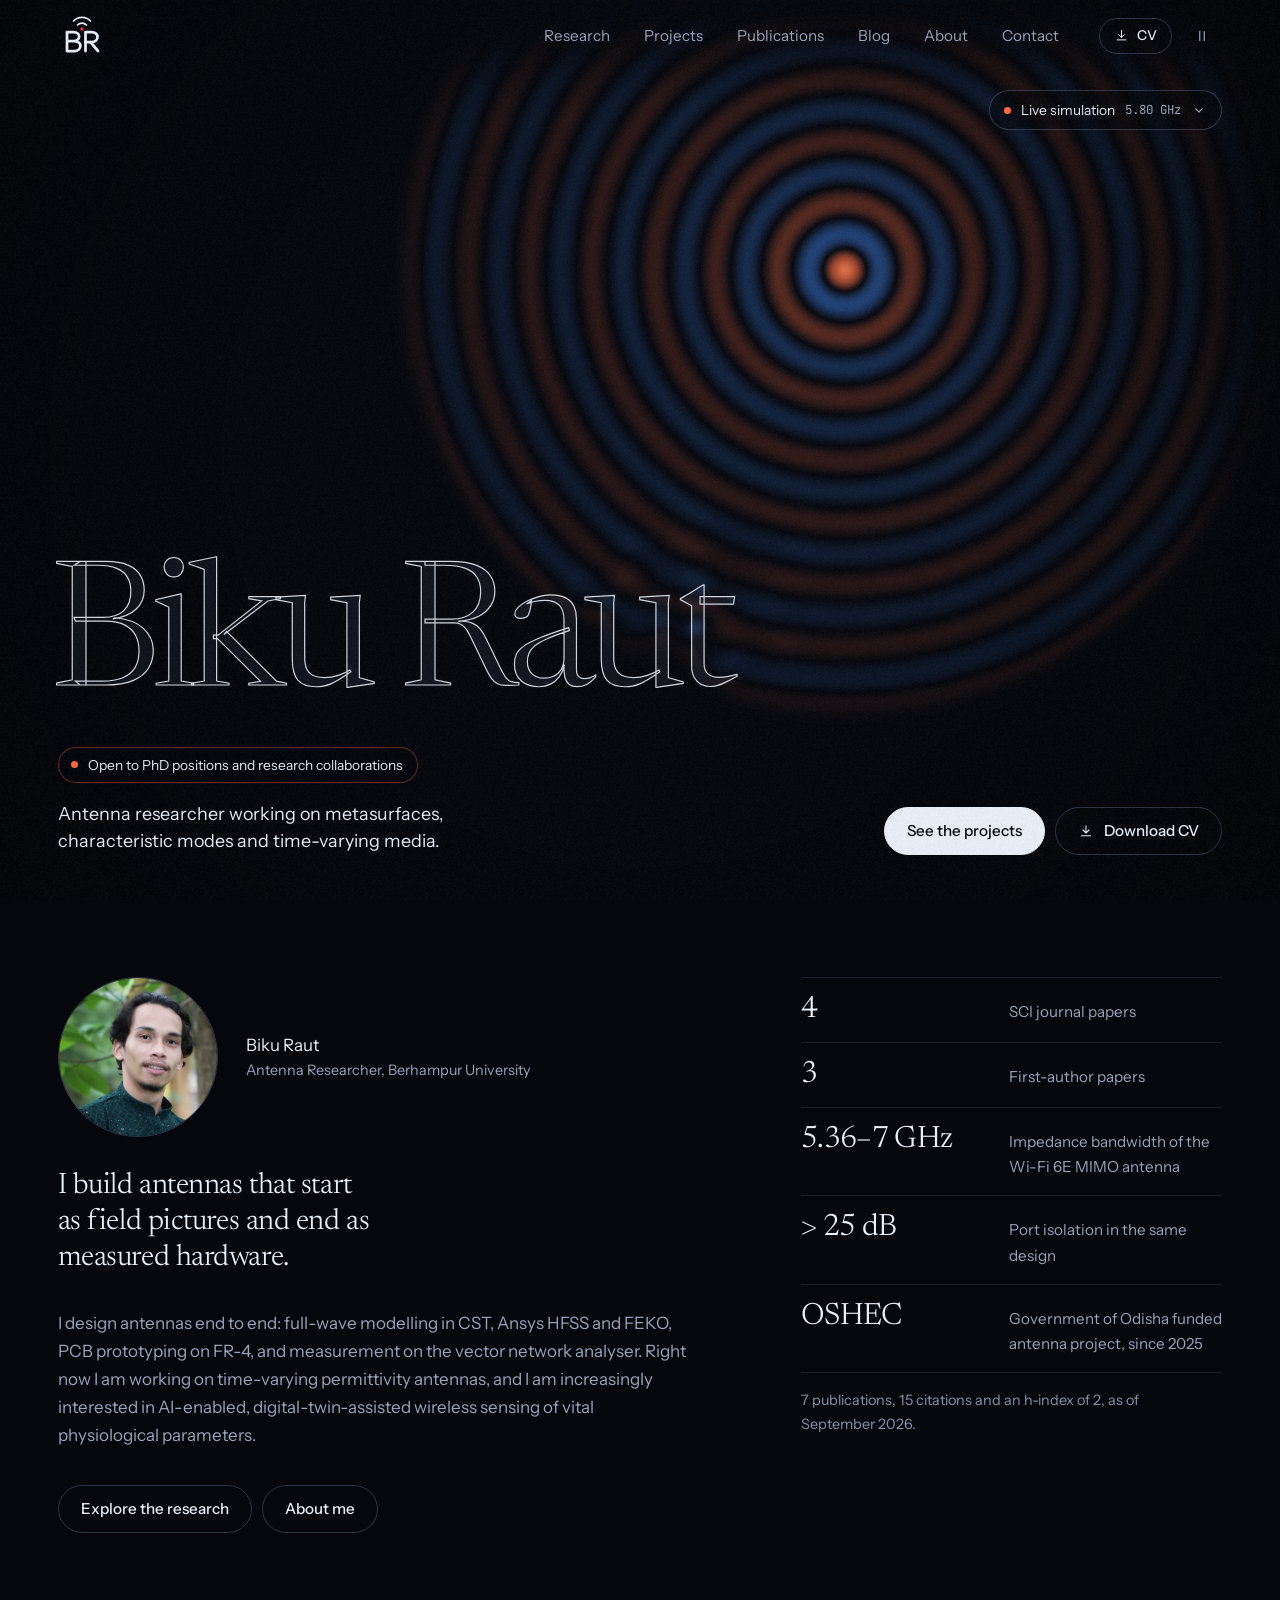
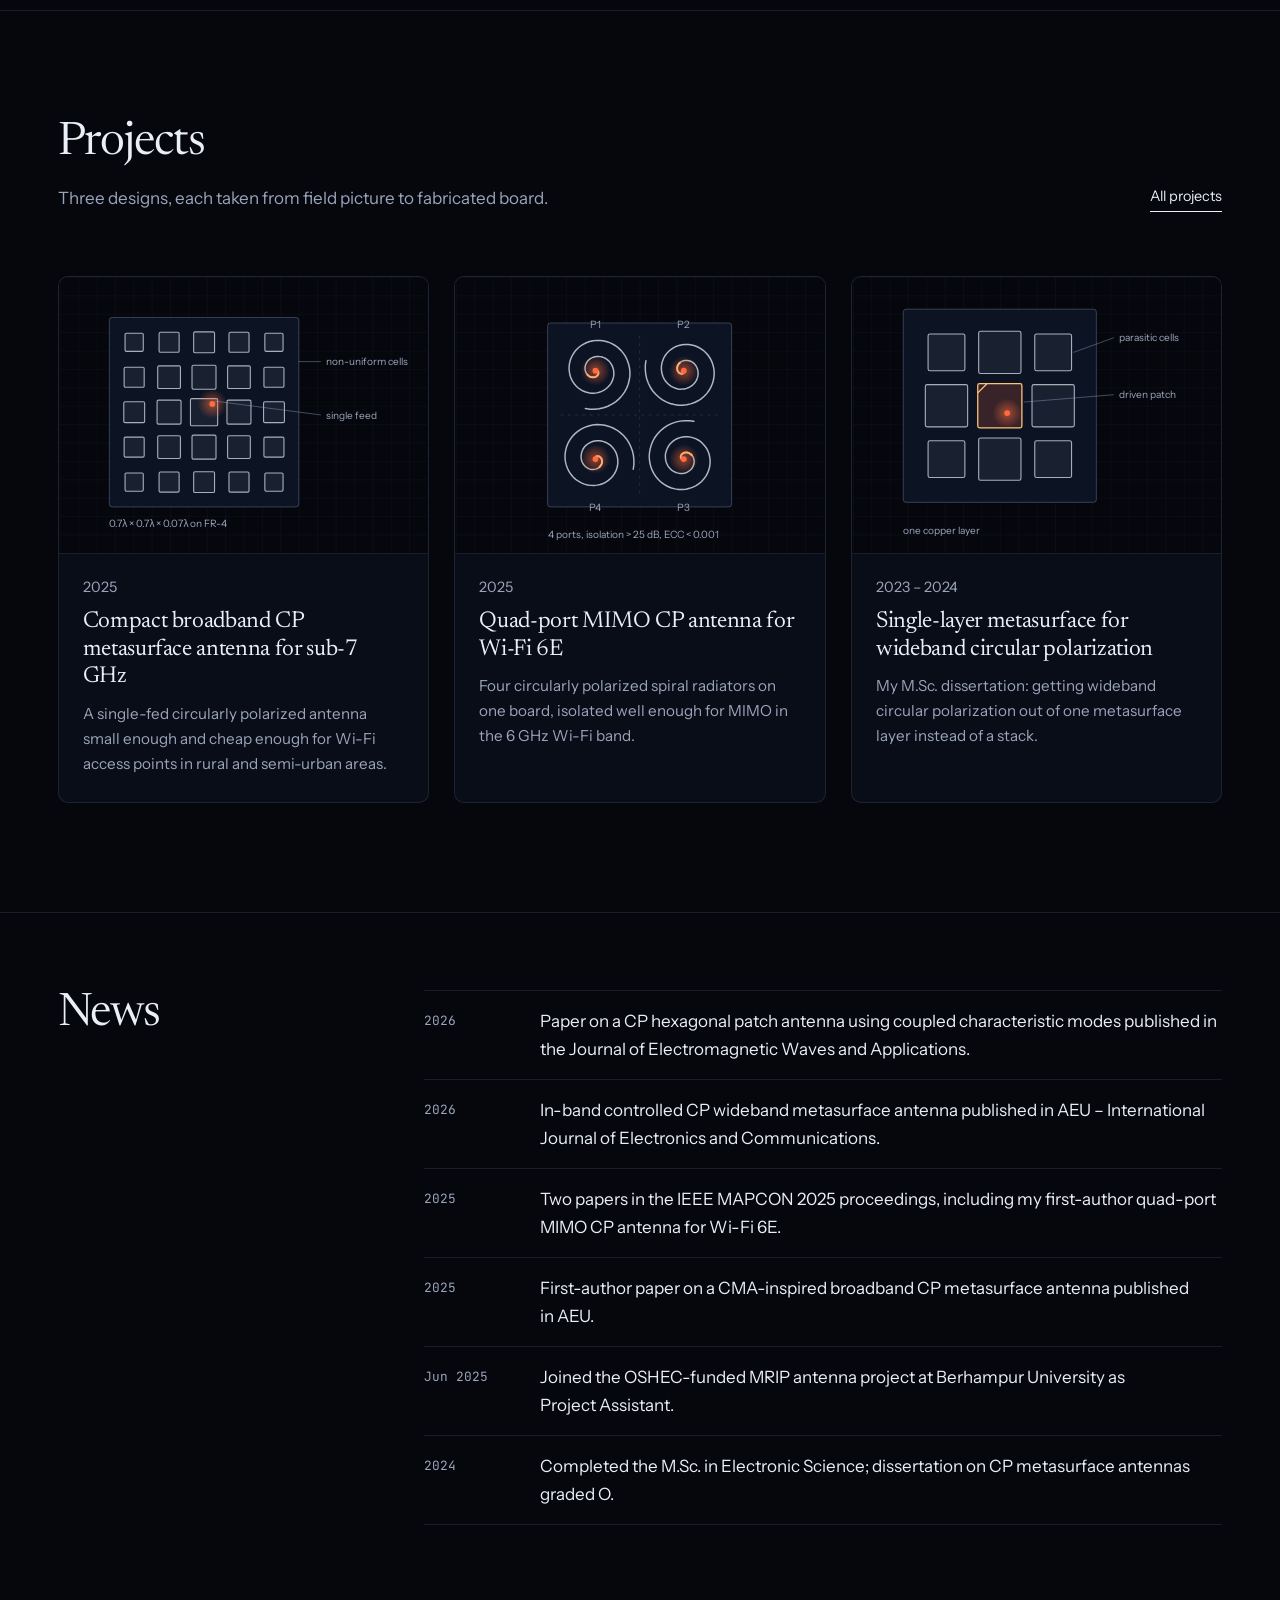
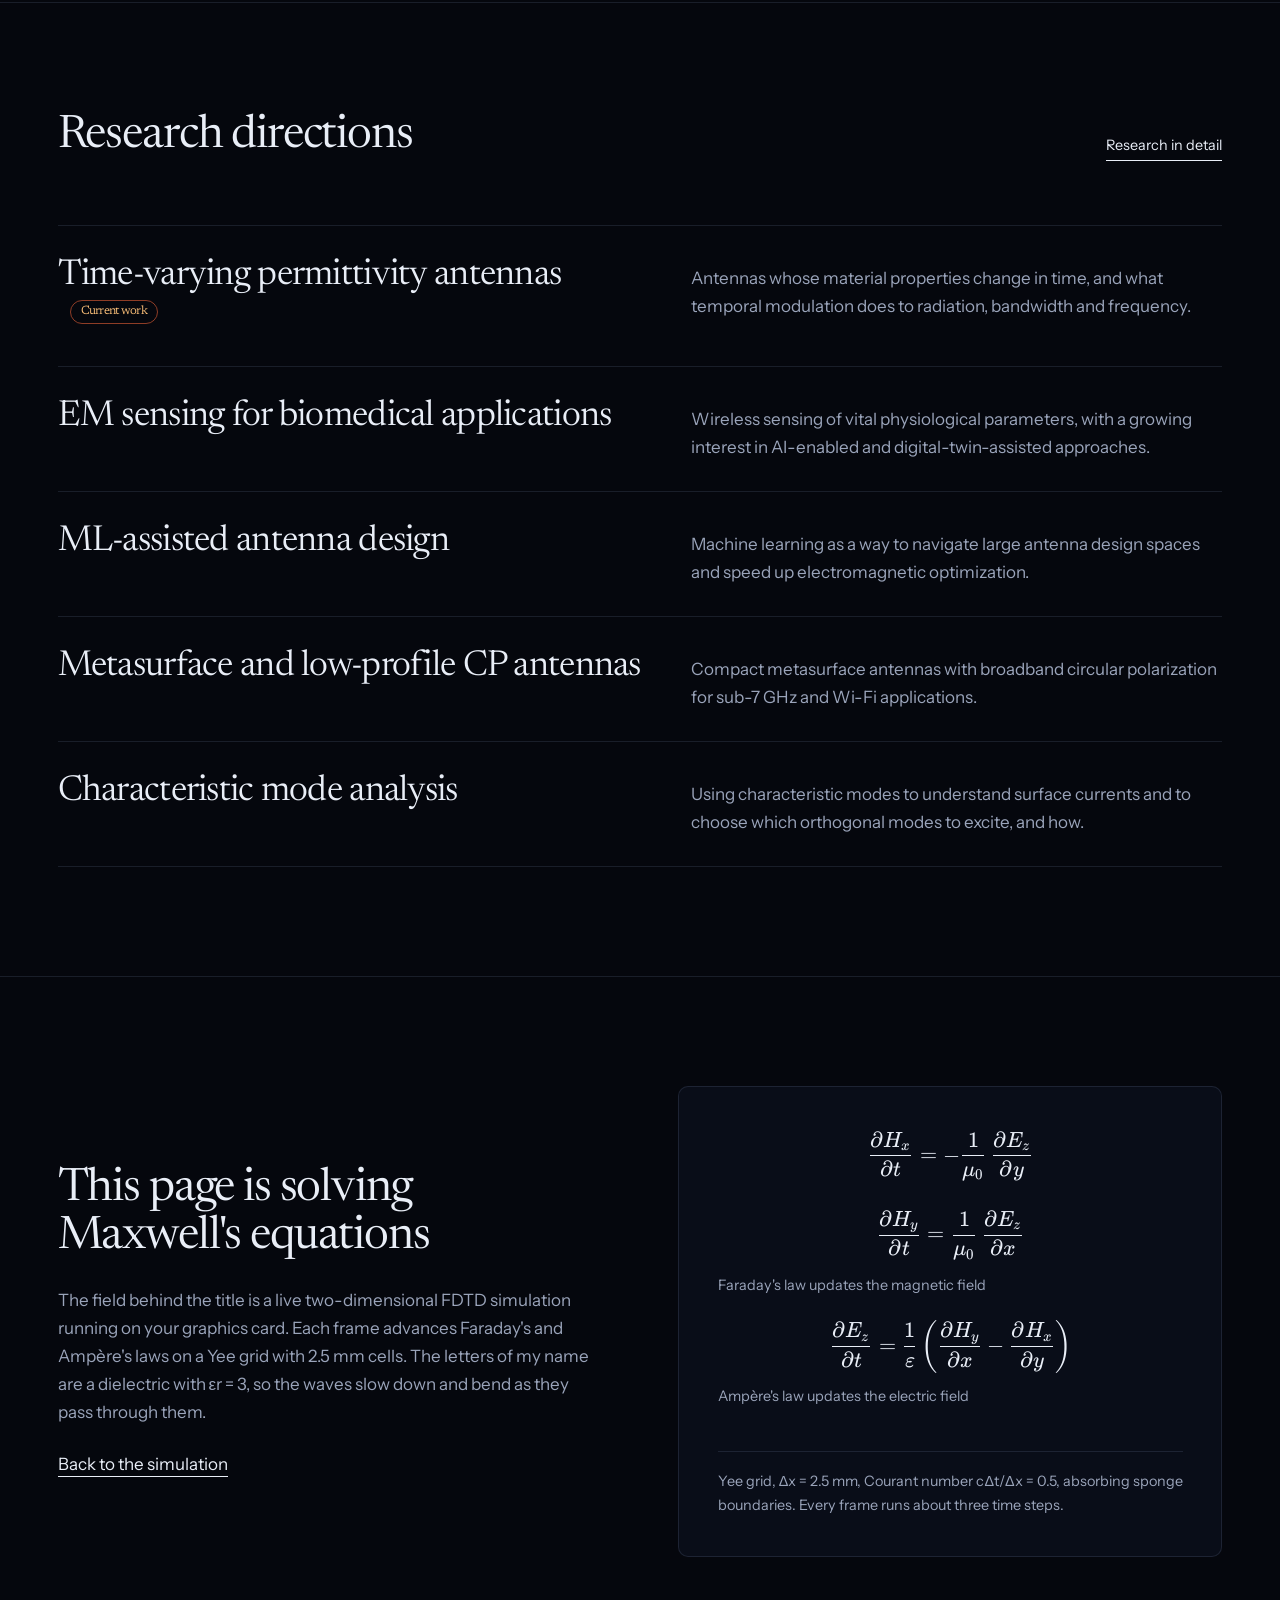
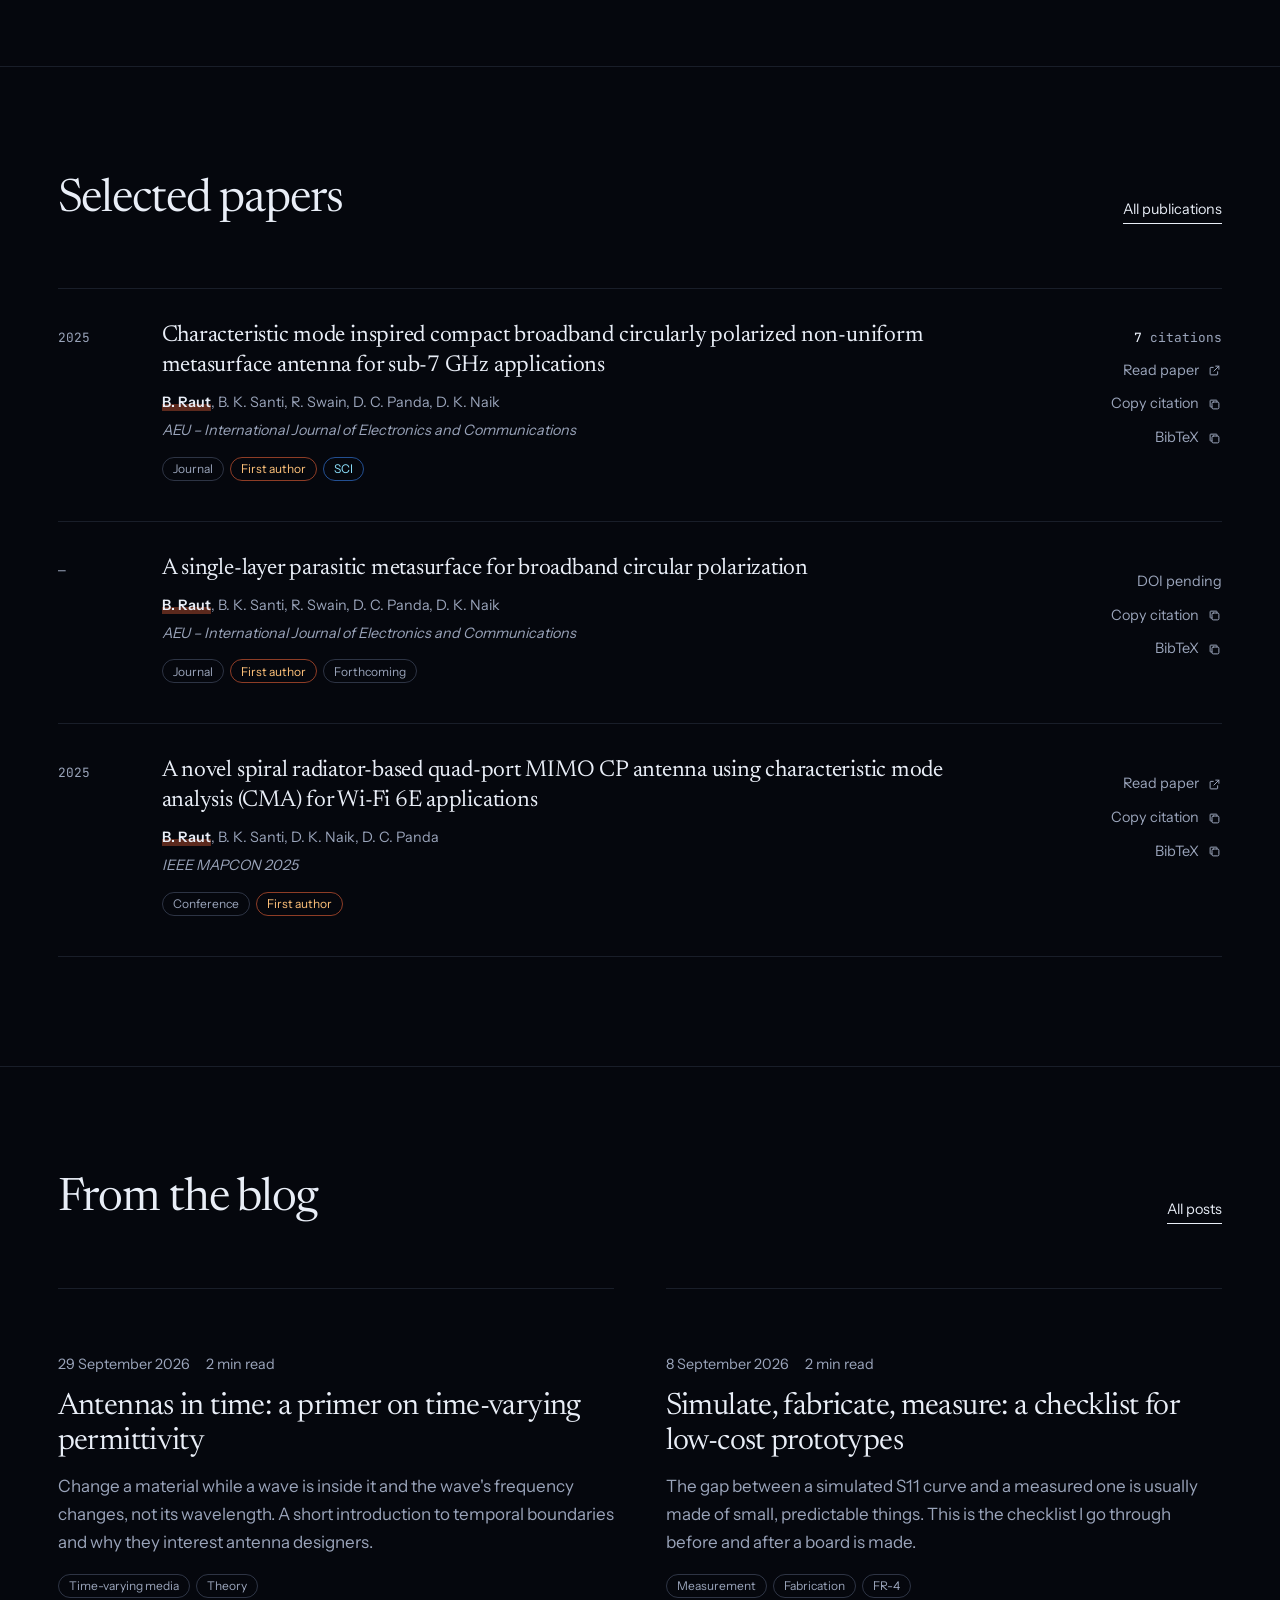
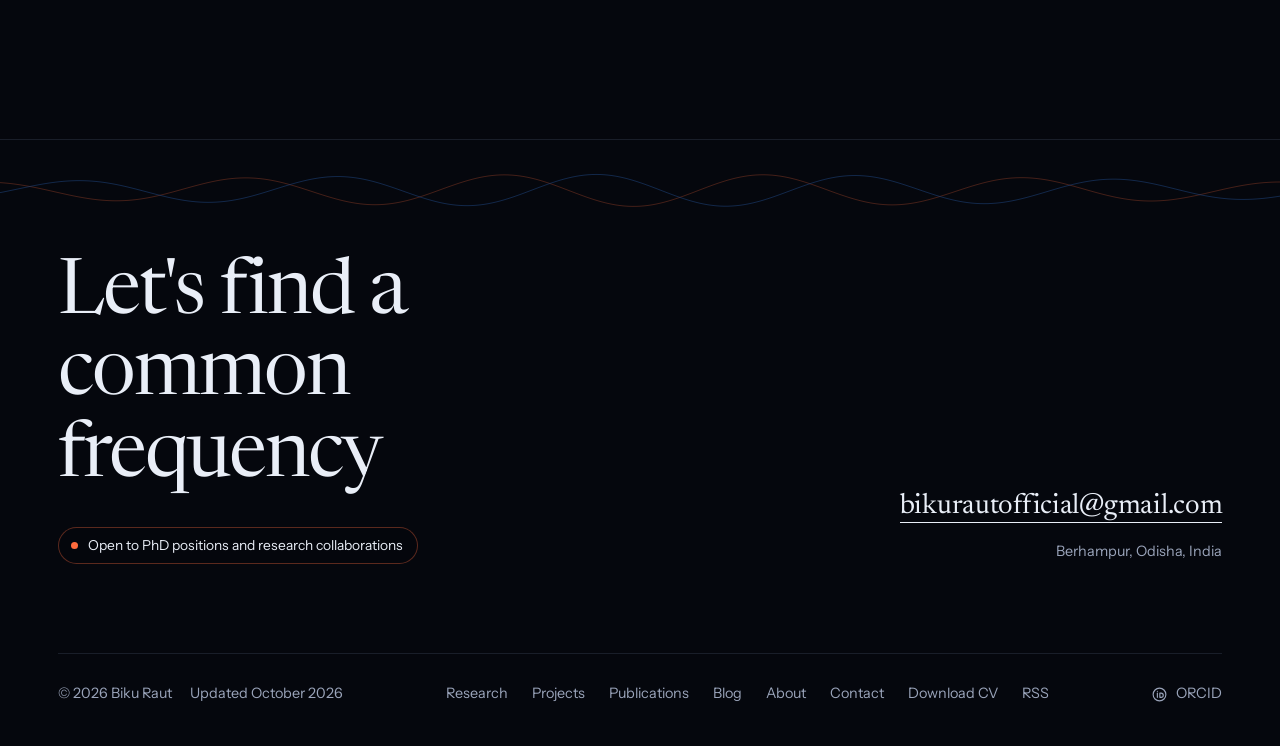
<file: index.html>
<!doctype html>
<html lang="en">
  <head>
    <title>Biku Raut — Antenna & Metasurface Research</title>
    <meta name="description" content="Biku Raut is an antenna researcher at Berhampur University working on metasurfaces, circular polarization, characteristic mode analysis and time-varying permittivity.">
    <meta name="keywords" content="antenna design, metasurface, characteristic mode analysis, circular polarization, MIMO antenna, time-varying permittivity, FDTD, Berhampur University">
    <meta name="author" content="Biku Raut">
    <meta property="og:title" content="Biku Raut — Antenna &amp; Metasurface Research">
    <meta property="og:description" content="Biku Raut is an antenna researcher at Berhampur University working on metasurfaces, circular polarization, characteristic mode analysis and time-varying permittivity.">
    <meta property="og:type" content="website">
    <meta property="og:site_name" content="Biku Raut">
    <meta property="og:image" content="https://bikuraut1.github.io/Bikuraut/og-image.jpg">
    <meta property="og:image:width" content="1200">
    <meta property="og:image:height" content="630">
    <meta property="og:image:alt" content="Biku Raut: Antenna researcher working on metasurfaces, characteristic modes and time-varying media.">
    <meta property="og:url" content="https://bikuraut1.github.io/Bikuraut/">
    <meta name="twitter:card" content="summary_large_image">
    <meta name="twitter:title" content="Biku Raut — Antenna &amp; Metasurface Research">
    <meta name="twitter:description" content="Biku Raut is an antenna researcher at Berhampur University working on metasurfaces, circular polarization, characteristic mode analysis and time-varying permittivity.">
    <meta name="twitter:image" content="https://bikuraut1.github.io/Bikuraut/og-image.jpg">
    <link rel="canonical" href="https://bikuraut1.github.io/Bikuraut/">
    <link rel="alternate" type="application/rss+xml" title="Biku Raut: Field notes" href="https://bikuraut1.github.io/Bikuraut/rss.xml">
    <script type="application/ld+json">{"@context":"https://schema.org","@type":"Person","name":"Biku Raut","jobTitle":"Antenna Researcher","affiliation":{"@type":"Organization","name":"Berhampur University"},"url":"https://bikuraut1.github.io/Bikuraut/","sameAs":["https://orcid.org/0009-0000-0405-4493"],"knowsAbout":["Time-varying permittivity antennas","EM sensing for biomedical applications","ML-assisted antenna design","Metasurface and low-profile CP antennas","Characteristic mode analysis"]}</script>

    <meta charset="UTF-8" />
    <meta name="viewport" content="width=device-width, initial-scale=1.0" />
    <meta name="theme-color" content="#05070D" />
    <meta name="color-scheme" content="dark" />
    <link rel="icon" type="image/svg+xml" href="./favicon.svg" />
    <script type="module" crossorigin src="./assets/index-CgD0U8hz.js"></script>
    <link rel="modulepreload" crossorigin href="./assets/shared-BkRN4mFK.js">
    <link rel="modulepreload" crossorigin href="./assets/posts-DJFoAMDA.js">
    <link rel="modulepreload" crossorigin href="./assets/postCard-Ct6IXRHd.js">
    <link rel="modulepreload" crossorigin href="./assets/projects-Df1N0ssQ.js">
    <link rel="modulepreload" crossorigin href="./assets/geometries-Bt2AIZ4C.js">
    <link rel="modulepreload" crossorigin href="./assets/preload-helper-uBIymjUX.js">
    <link rel="stylesheet" crossorigin href="./assets/shared-CwD7SX03.css">
  </head>
  <body data-page="index">
    <div id="app"></div>
    <noscript><p class="noscript">Turn on JavaScript to see the live simulations and to search publications.</p></noscript>
  </body>
</html>
</file>
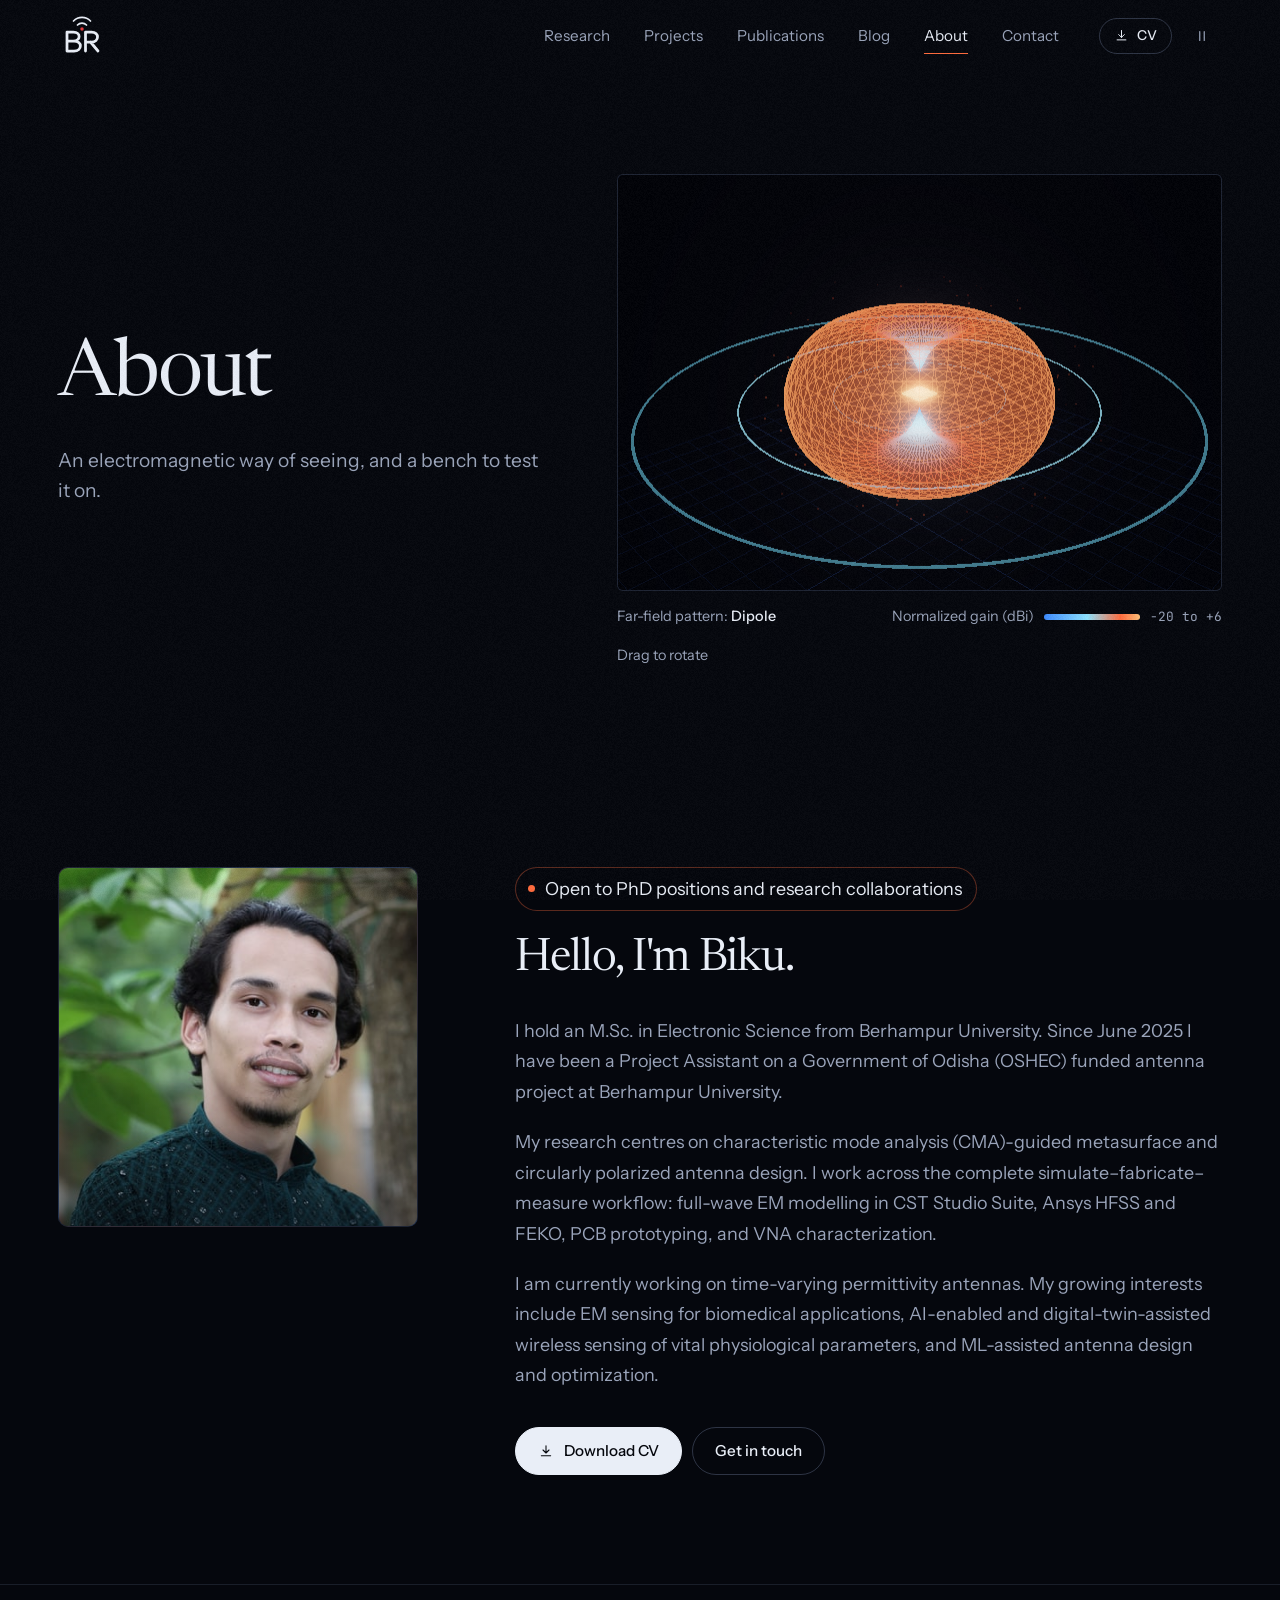
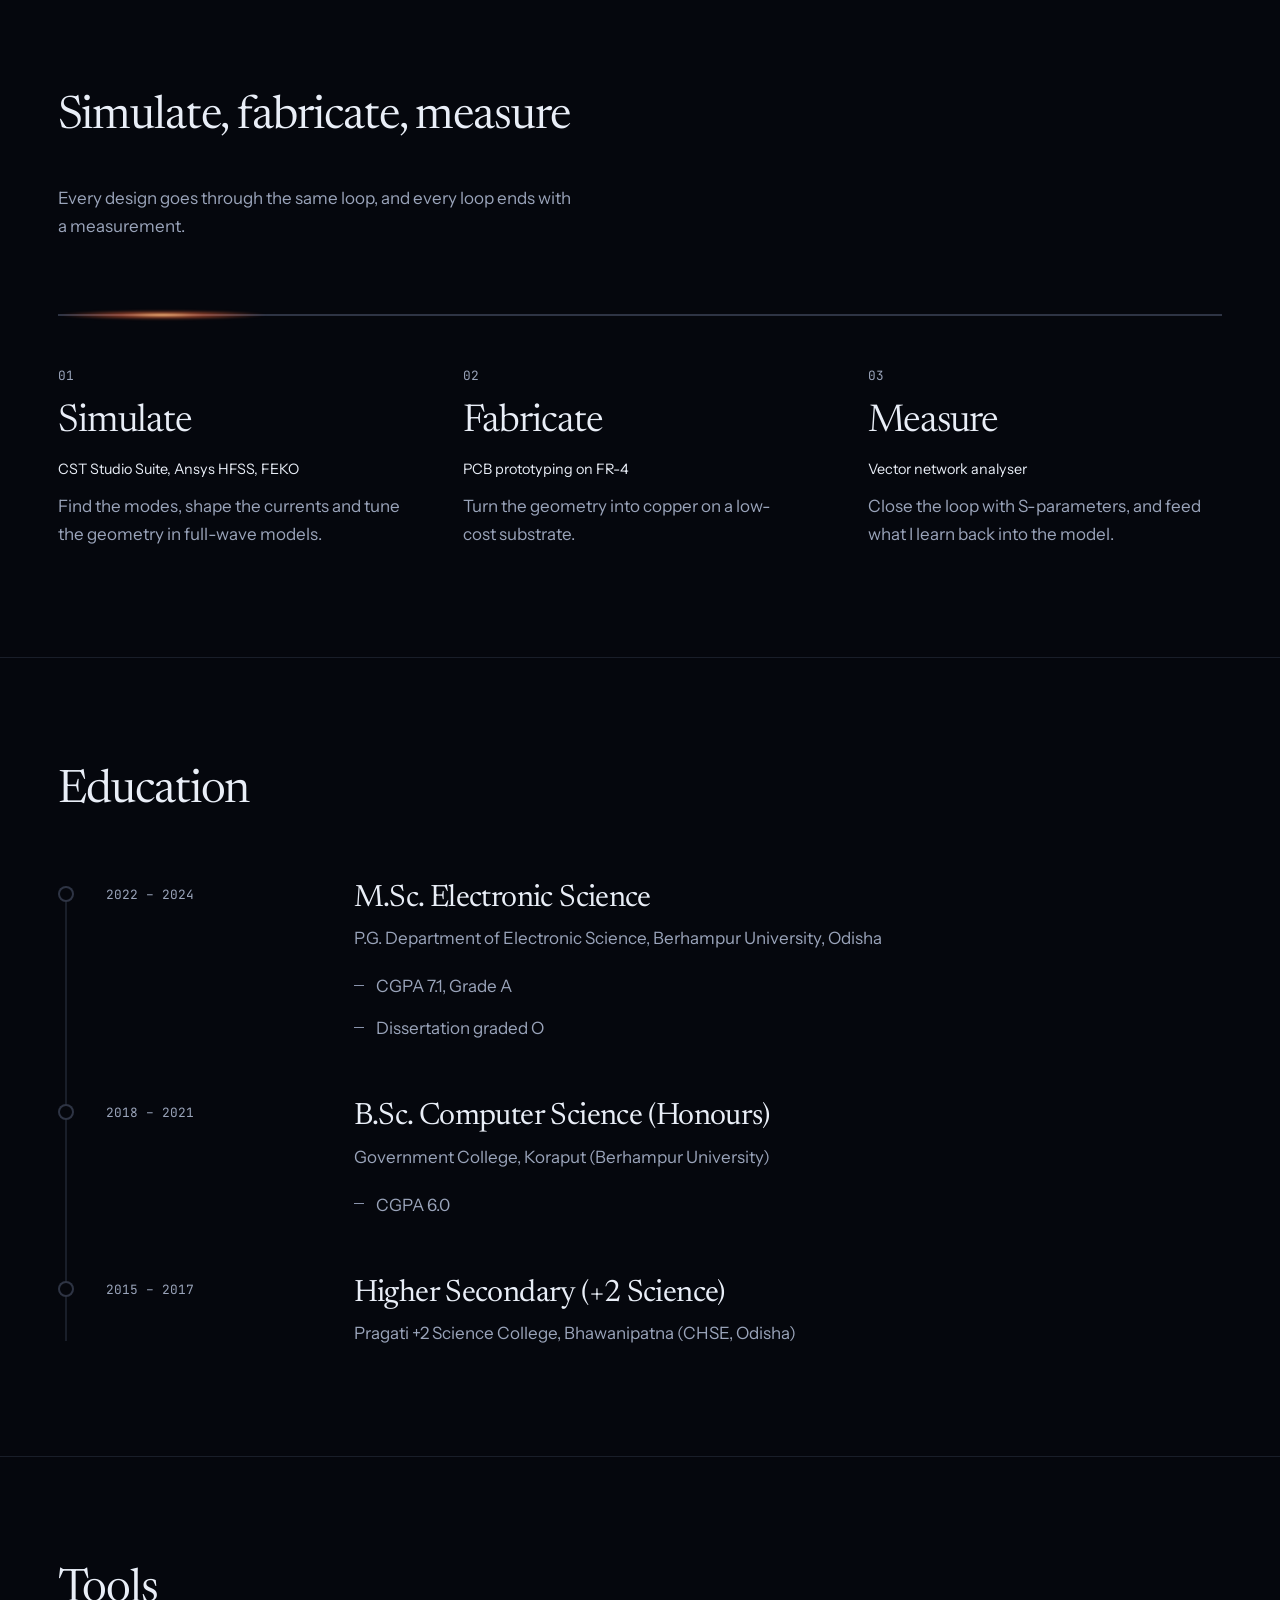
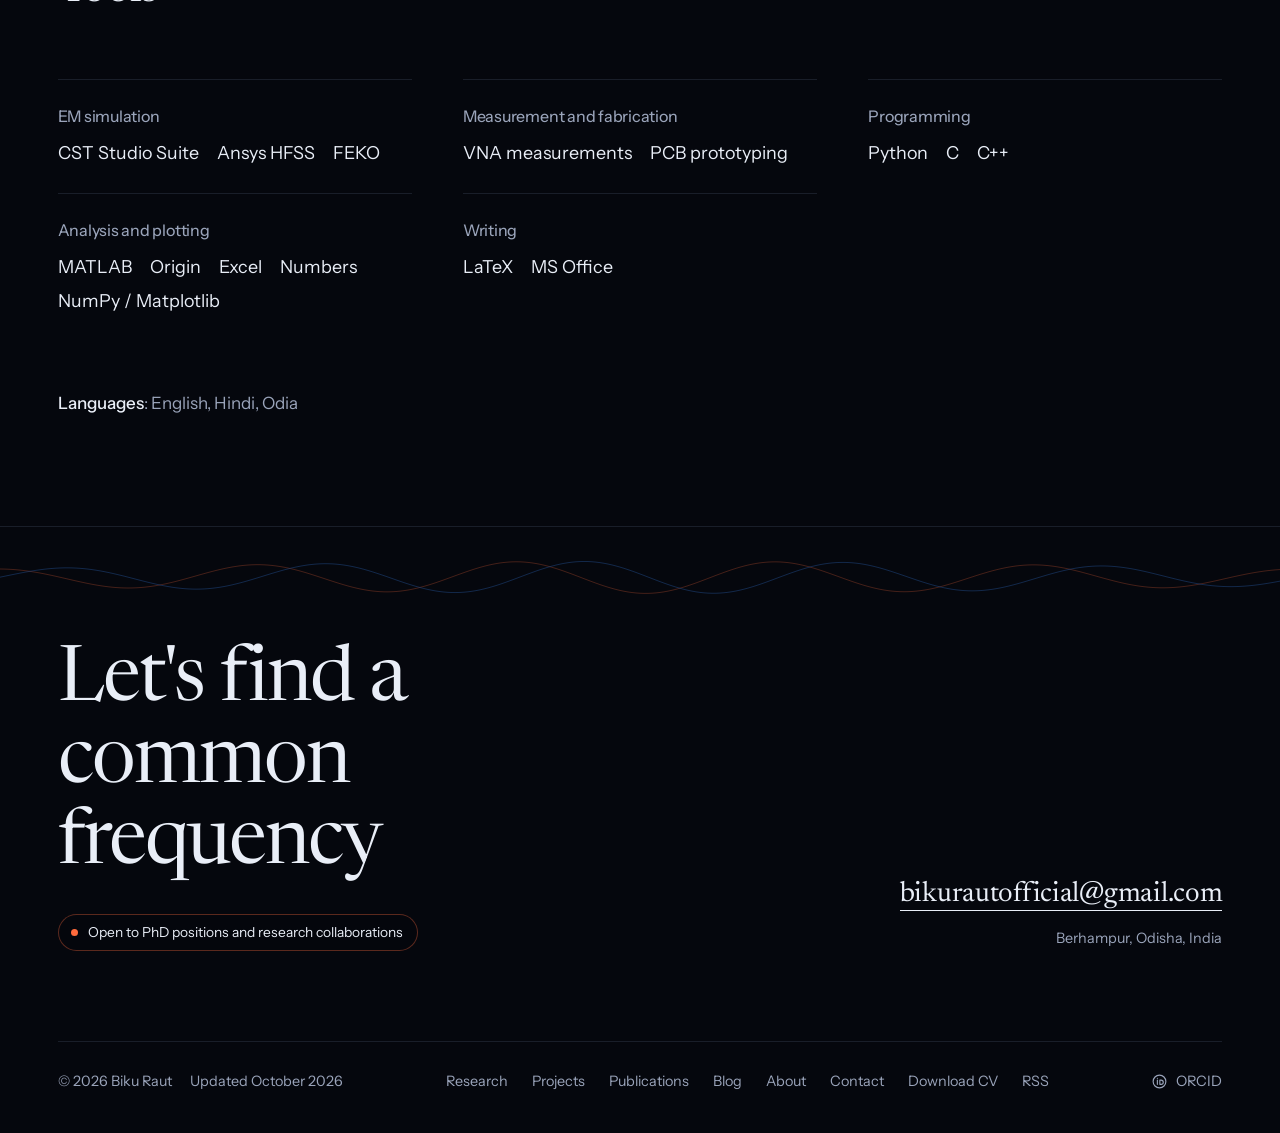
<file: about.html>
<!doctype html>
<html lang="en">
  <head>
    <title>About — Biku Raut</title>
    <meta name="description" content="Education, skills and the simulate–fabricate–measure workflow behind Biku Raut&#39;s antenna research.">
    <meta name="keywords" content="antenna design, metasurface, characteristic mode analysis, circular polarization, MIMO antenna, time-varying permittivity, FDTD, Berhampur University">
    <meta name="author" content="Biku Raut">
    <meta property="og:title" content="About — Biku Raut">
    <meta property="og:description" content="Education, skills and the simulate–fabricate–measure workflow behind Biku Raut&#39;s antenna research.">
    <meta property="og:type" content="website">
    <meta property="og:site_name" content="Biku Raut">
    <meta property="og:image" content="https://bikuraut1.github.io/Bikuraut/og-image.jpg">
    <meta property="og:image:width" content="1200">
    <meta property="og:image:height" content="630">
    <meta property="og:image:alt" content="Biku Raut: Antenna researcher working on metasurfaces, characteristic modes and time-varying media.">
    <meta property="og:url" content="https://bikuraut1.github.io/Bikuraut/about.html">
    <meta name="twitter:card" content="summary_large_image">
    <meta name="twitter:title" content="About — Biku Raut">
    <meta name="twitter:description" content="Education, skills and the simulate–fabricate–measure workflow behind Biku Raut&#39;s antenna research.">
    <meta name="twitter:image" content="https://bikuraut1.github.io/Bikuraut/og-image.jpg">
    <link rel="canonical" href="https://bikuraut1.github.io/Bikuraut/about.html">
    <link rel="alternate" type="application/rss+xml" title="Biku Raut: Field notes" href="https://bikuraut1.github.io/Bikuraut/rss.xml">

    <meta charset="UTF-8" />
    <meta name="viewport" content="width=device-width, initial-scale=1.0" />
    <meta name="theme-color" content="#05070D" />
    <meta name="color-scheme" content="dark" />
    <link rel="icon" type="image/svg+xml" href="./favicon.svg" />
    <script type="module" crossorigin src="./assets/about-KjIApmku.js"></script>
    <link rel="modulepreload" crossorigin href="./assets/shared-BkRN4mFK.js">
    <link rel="modulepreload" crossorigin href="./assets/preload-helper-uBIymjUX.js">
    <link rel="stylesheet" crossorigin href="./assets/shared-CwD7SX03.css">
  </head>
  <body data-page="about">
    <div id="app"></div>
    <noscript><p class="noscript">Turn on JavaScript to see the live simulations and to search publications.</p></noscript>
  </body>
</html>
</file>
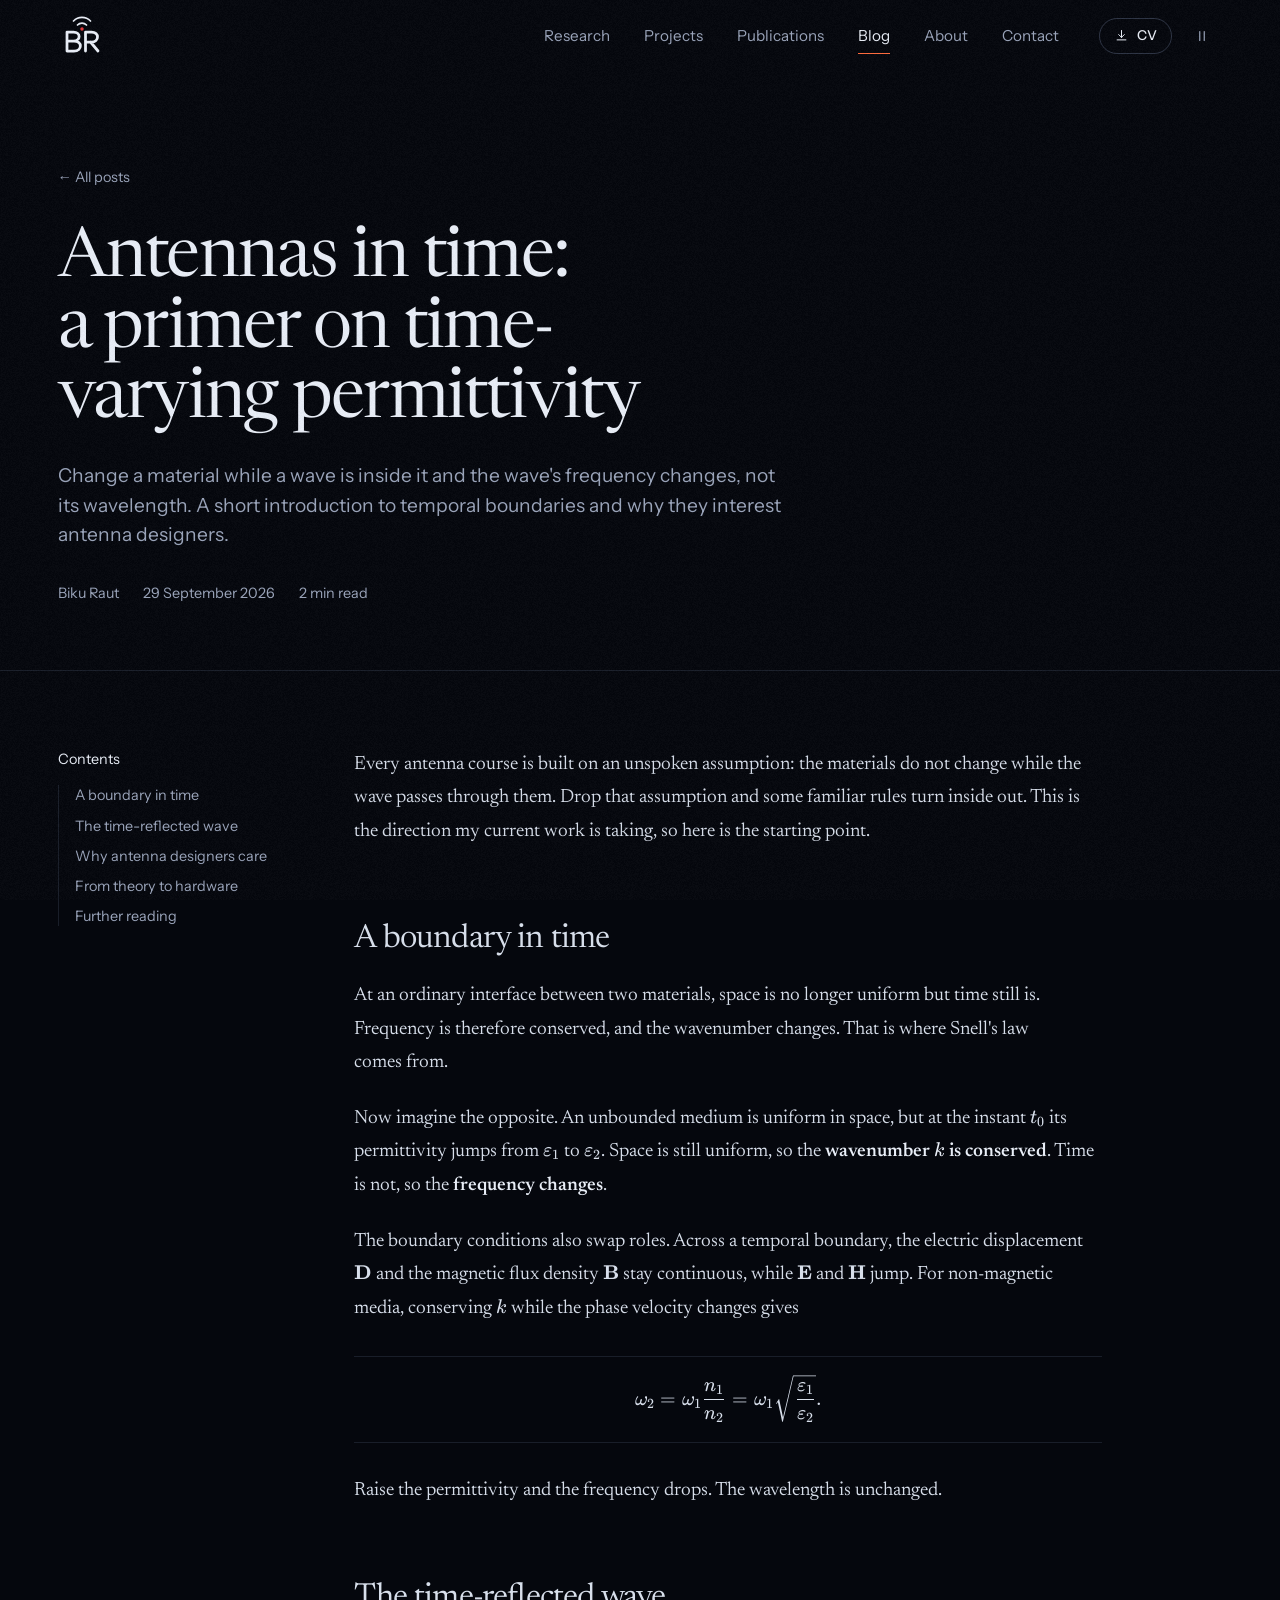
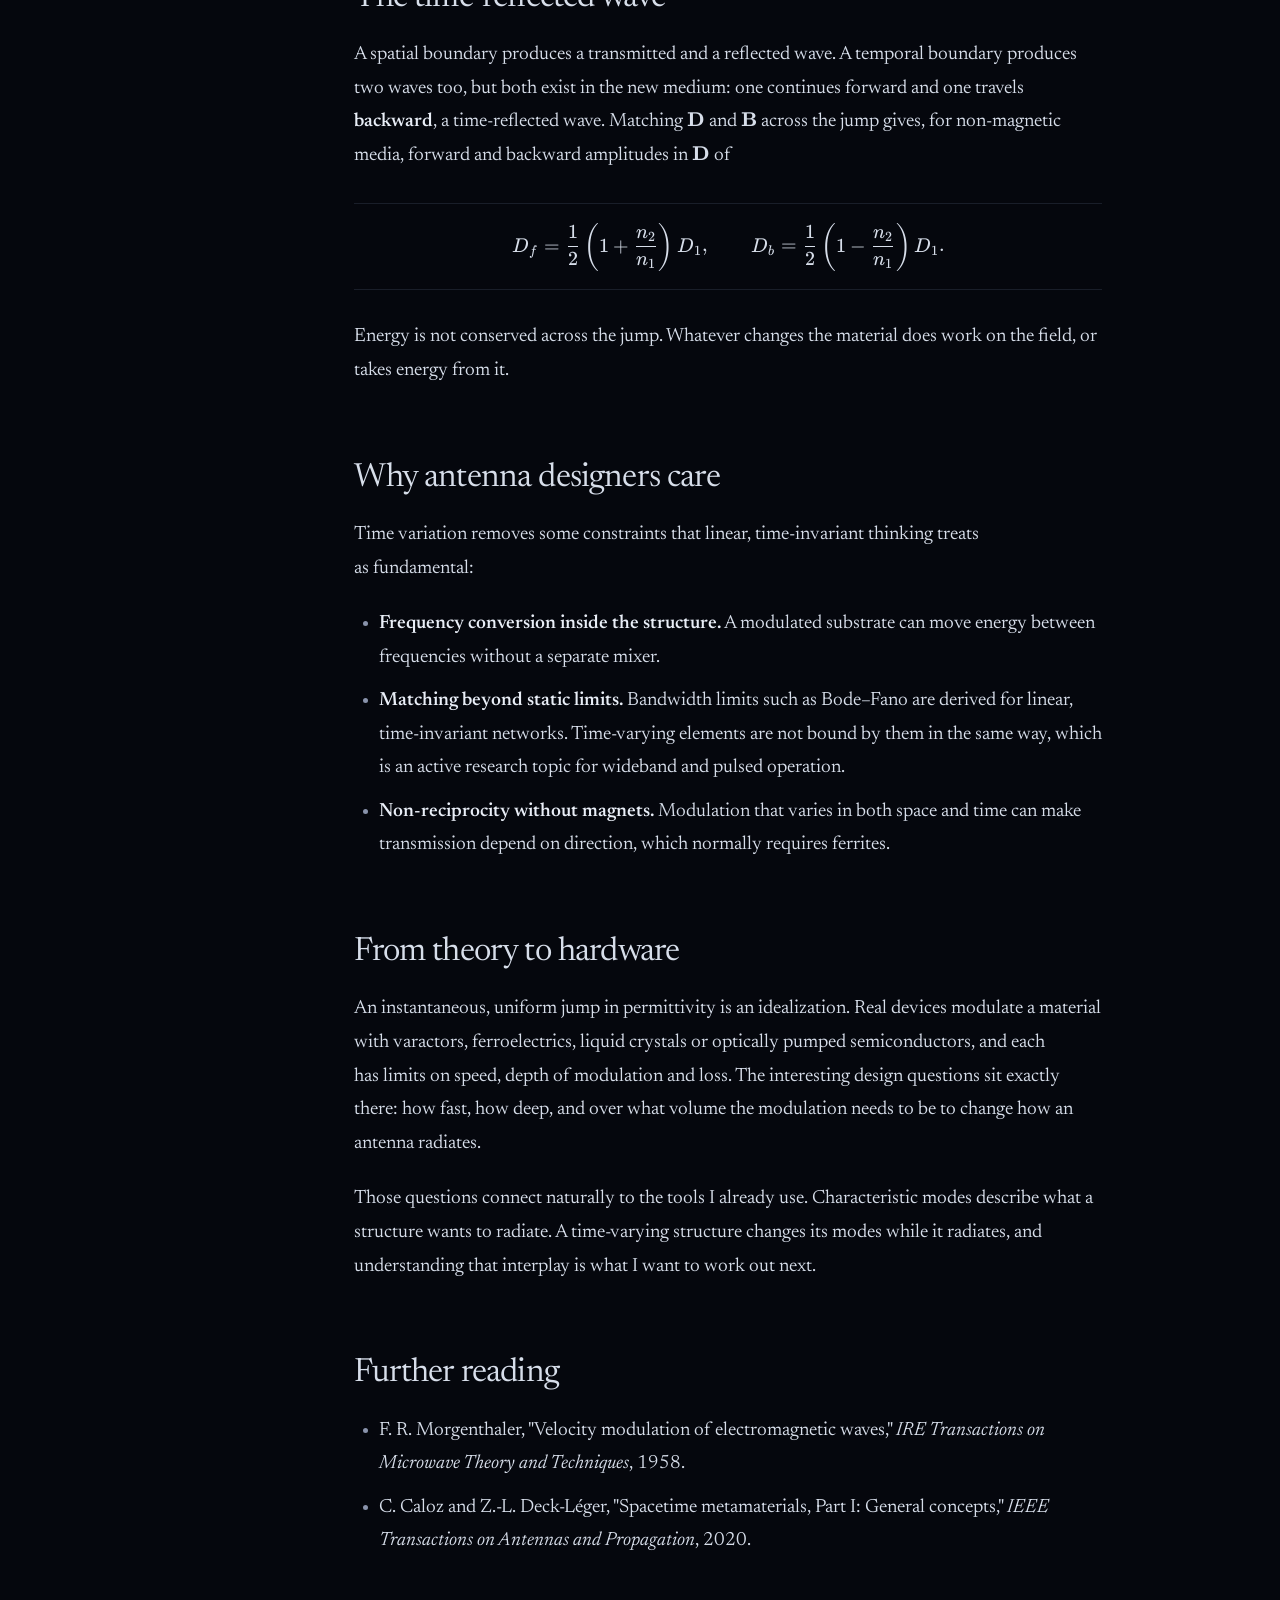
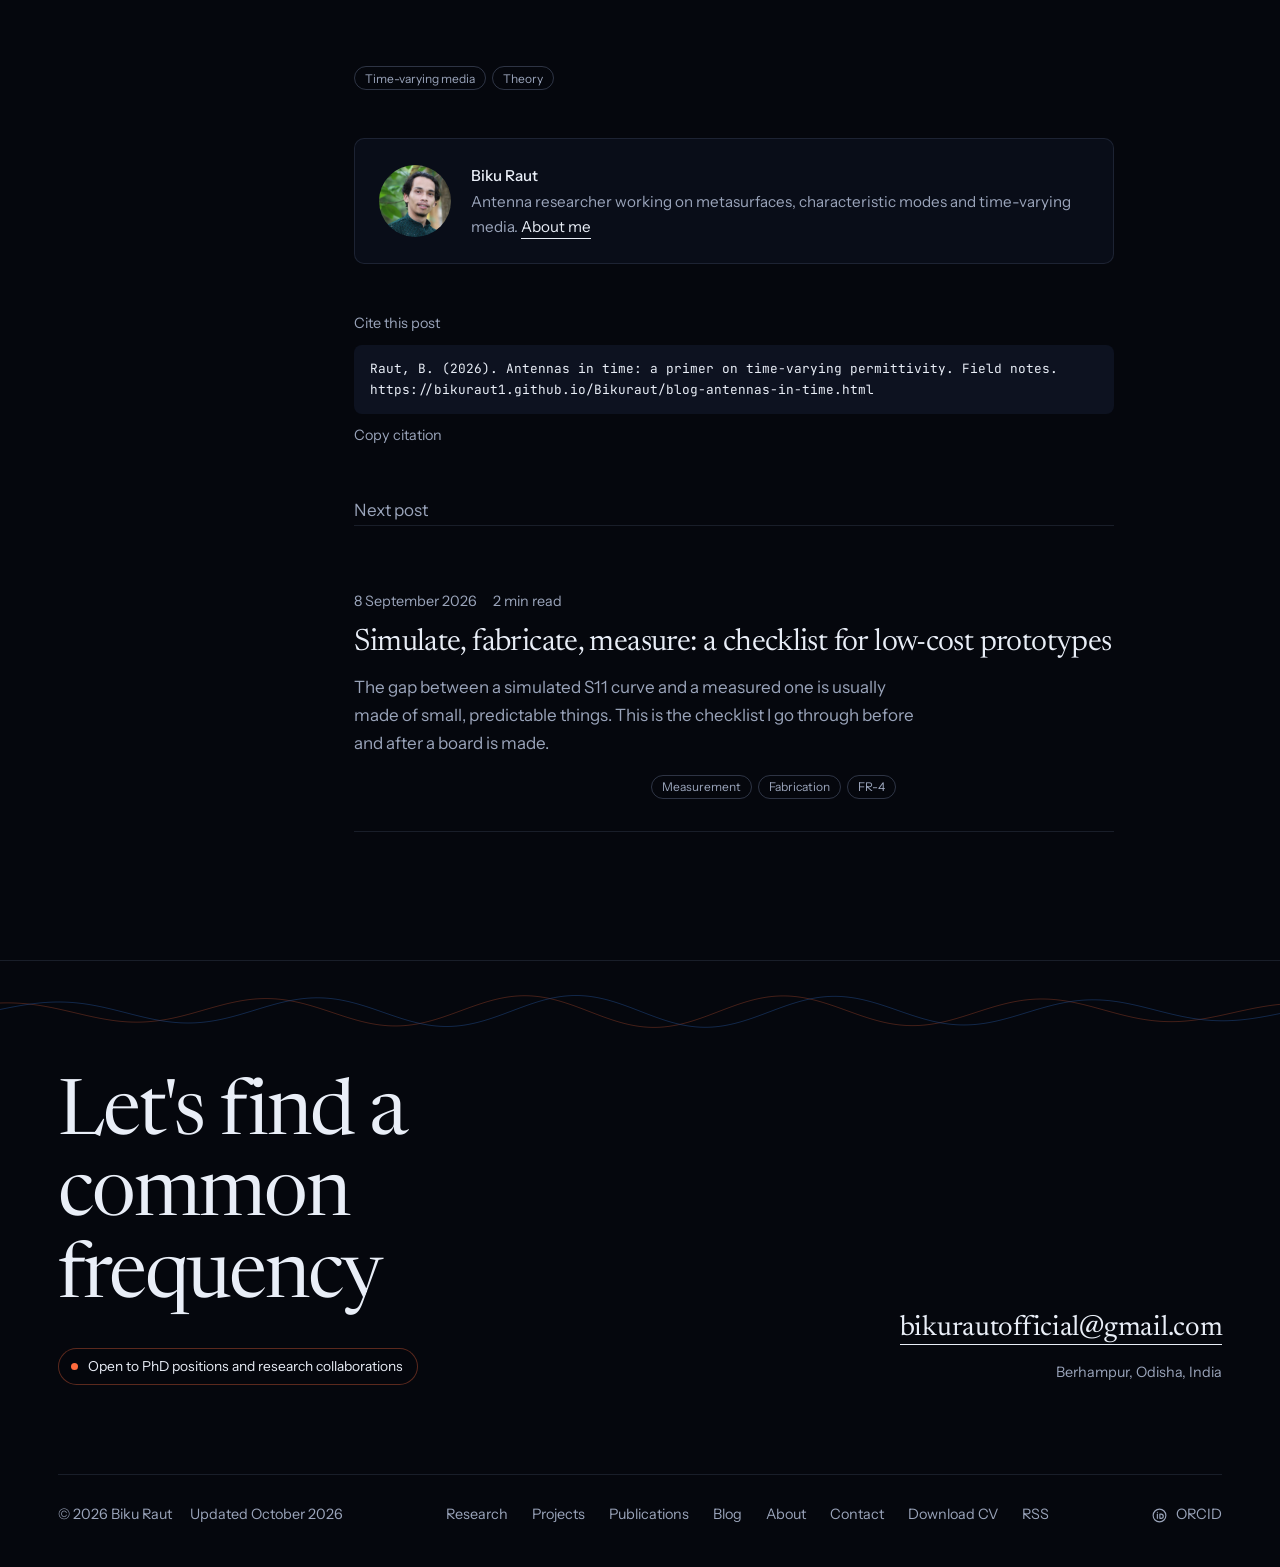
<file: blog-antennas-in-time.html>
<!doctype html>
<!-- Generated from src/content/blog/antennas-in-time.md. Edit the Markdown, not this file. -->
<html lang="en">
  <head>
    <title>Antennas in time: a primer on time-varying permittivity — Biku Raut</title>
    <meta name="description" content="Change a material while a wave is inside it and the wave&#39;s frequency changes, not its wavelength. A short introduction to temporal boundaries and why they interest antenna designers.">
    <meta name="keywords" content="antenna design, metasurface, characteristic mode analysis, circular polarization, MIMO antenna, time-varying permittivity, FDTD, Berhampur University">
    <meta name="author" content="Biku Raut">
    <meta property="og:title" content="Antennas in time: a primer on time-varying permittivity">
    <meta property="og:description" content="Change a material while a wave is inside it and the wave&#39;s frequency changes, not its wavelength. A short introduction to temporal boundaries and why they interest antenna designers.">
    <meta property="og:type" content="article">
    <meta property="og:site_name" content="Biku Raut">
    <meta property="og:image" content="https://bikuraut1.github.io/Bikuraut/og-image.jpg">
    <meta property="og:image:width" content="1200">
    <meta property="og:image:height" content="630">
    <meta property="og:image:alt" content="Biku Raut: Antenna researcher working on metasurfaces, characteristic modes and time-varying media.">
    <meta property="og:url" content="https://bikuraut1.github.io/Bikuraut/blog-antennas-in-time.html">
    <meta property="article:published_time" content="2026-09-29">
    <meta name="twitter:card" content="summary_large_image">
    <meta name="twitter:title" content="Antennas in time: a primer on time-varying permittivity">
    <meta name="twitter:description" content="Change a material while a wave is inside it and the wave&#39;s frequency changes, not its wavelength. A short introduction to temporal boundaries and why they interest antenna designers.">
    <meta name="twitter:image" content="https://bikuraut1.github.io/Bikuraut/og-image.jpg">
    <link rel="canonical" href="https://bikuraut1.github.io/Bikuraut/blog-antennas-in-time.html">
    <link rel="alternate" type="application/rss+xml" title="Biku Raut: Field notes" href="https://bikuraut1.github.io/Bikuraut/rss.xml">
    <script type="application/ld+json">{"@context":"https://schema.org","@type":"BlogPosting","headline":"Antennas in time: a primer on time-varying permittivity","description":"Change a material while a wave is inside it and the wave's frequency changes, not its wavelength. A short introduction to temporal boundaries and why they interest antenna designers.","datePublished":"2026-09-29","author":{"@type":"Person","name":"Biku Raut","jobTitle":"Antenna Researcher","affiliation":{"@type":"Organization","name":"Berhampur University"},"url":"https://bikuraut1.github.io/Bikuraut/","sameAs":["https://orcid.org/0009-0000-0405-4493"]},"image":"https://bikuraut1.github.io/Bikuraut/og-image.jpg","mainEntityOfPage":"https://bikuraut1.github.io/Bikuraut/blog-antennas-in-time.html"}</script>

    <meta charset="UTF-8" />
    <meta name="viewport" content="width=device-width, initial-scale=1.0" />
    <meta name="theme-color" content="#05070D" />
    <meta name="color-scheme" content="dark" />
    <link rel="icon" type="image/svg+xml" href="./favicon.svg" />
    <script type="module" crossorigin src="./assets/shared-BkRN4mFK.js"></script>
    <script type="module" crossorigin src="./assets/posts-DJFoAMDA.js"></script>
    <script type="module" crossorigin src="./assets/postCard-Ct6IXRHd.js"></script>
    <script type="module" crossorigin src="./assets/rolldown-runtime-DK3Fl9T5.js"></script>
    <script type="module" crossorigin src="./assets/katex-BWse1N-J.js"></script>
    <script type="module" crossorigin src="./assets/katex.min-DnwO2wSq.js"></script>
    <script type="module" crossorigin src="./assets/post-SArtKApH.js"></script>
    <link rel="stylesheet" crossorigin href="./assets/shared-CwD7SX03.css">
    <link rel="stylesheet" crossorigin href="./assets/katex-BgsA2lO1.css">
  </head>
  <body data-page="post" data-slug="antennas-in-time">
    <div id="app"></div>
    <noscript><p class="noscript">Turn on JavaScript to see the live simulations and to search publications.</p></noscript>
  </body>
</html>
</file>
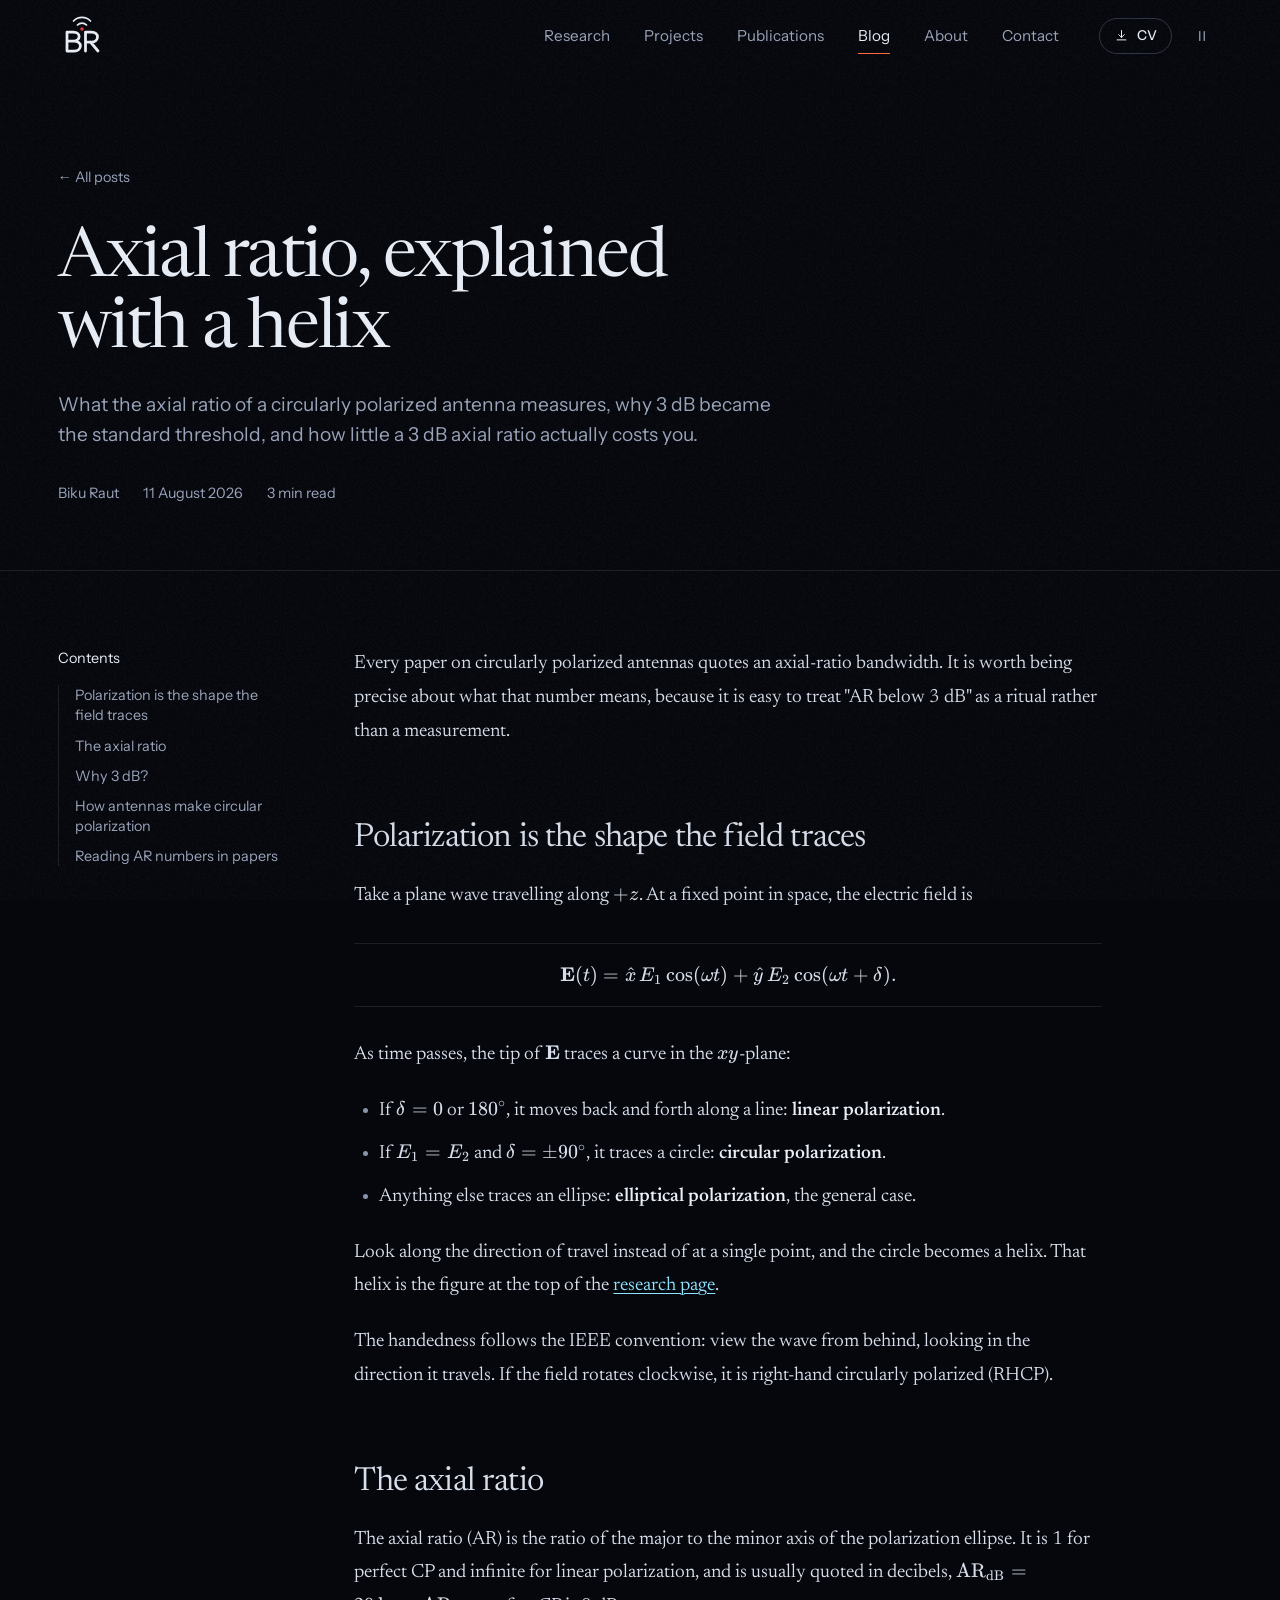
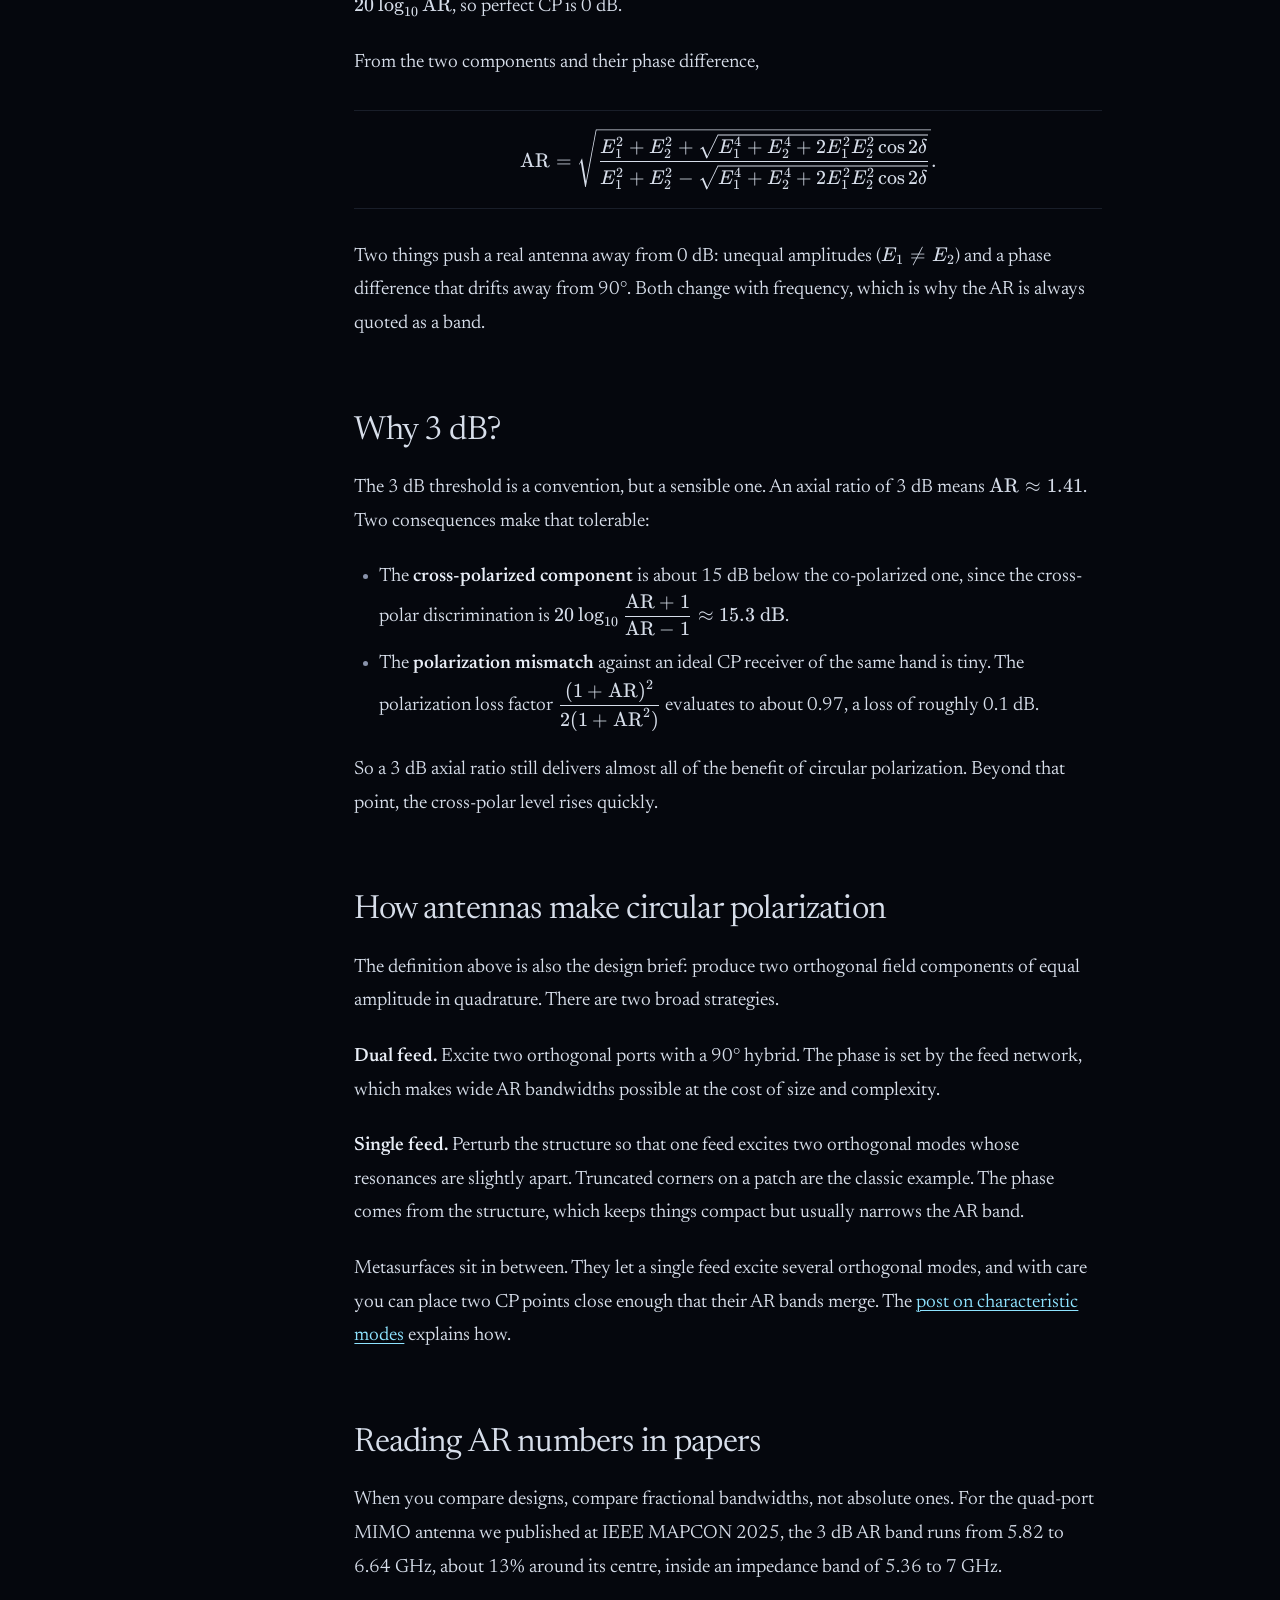
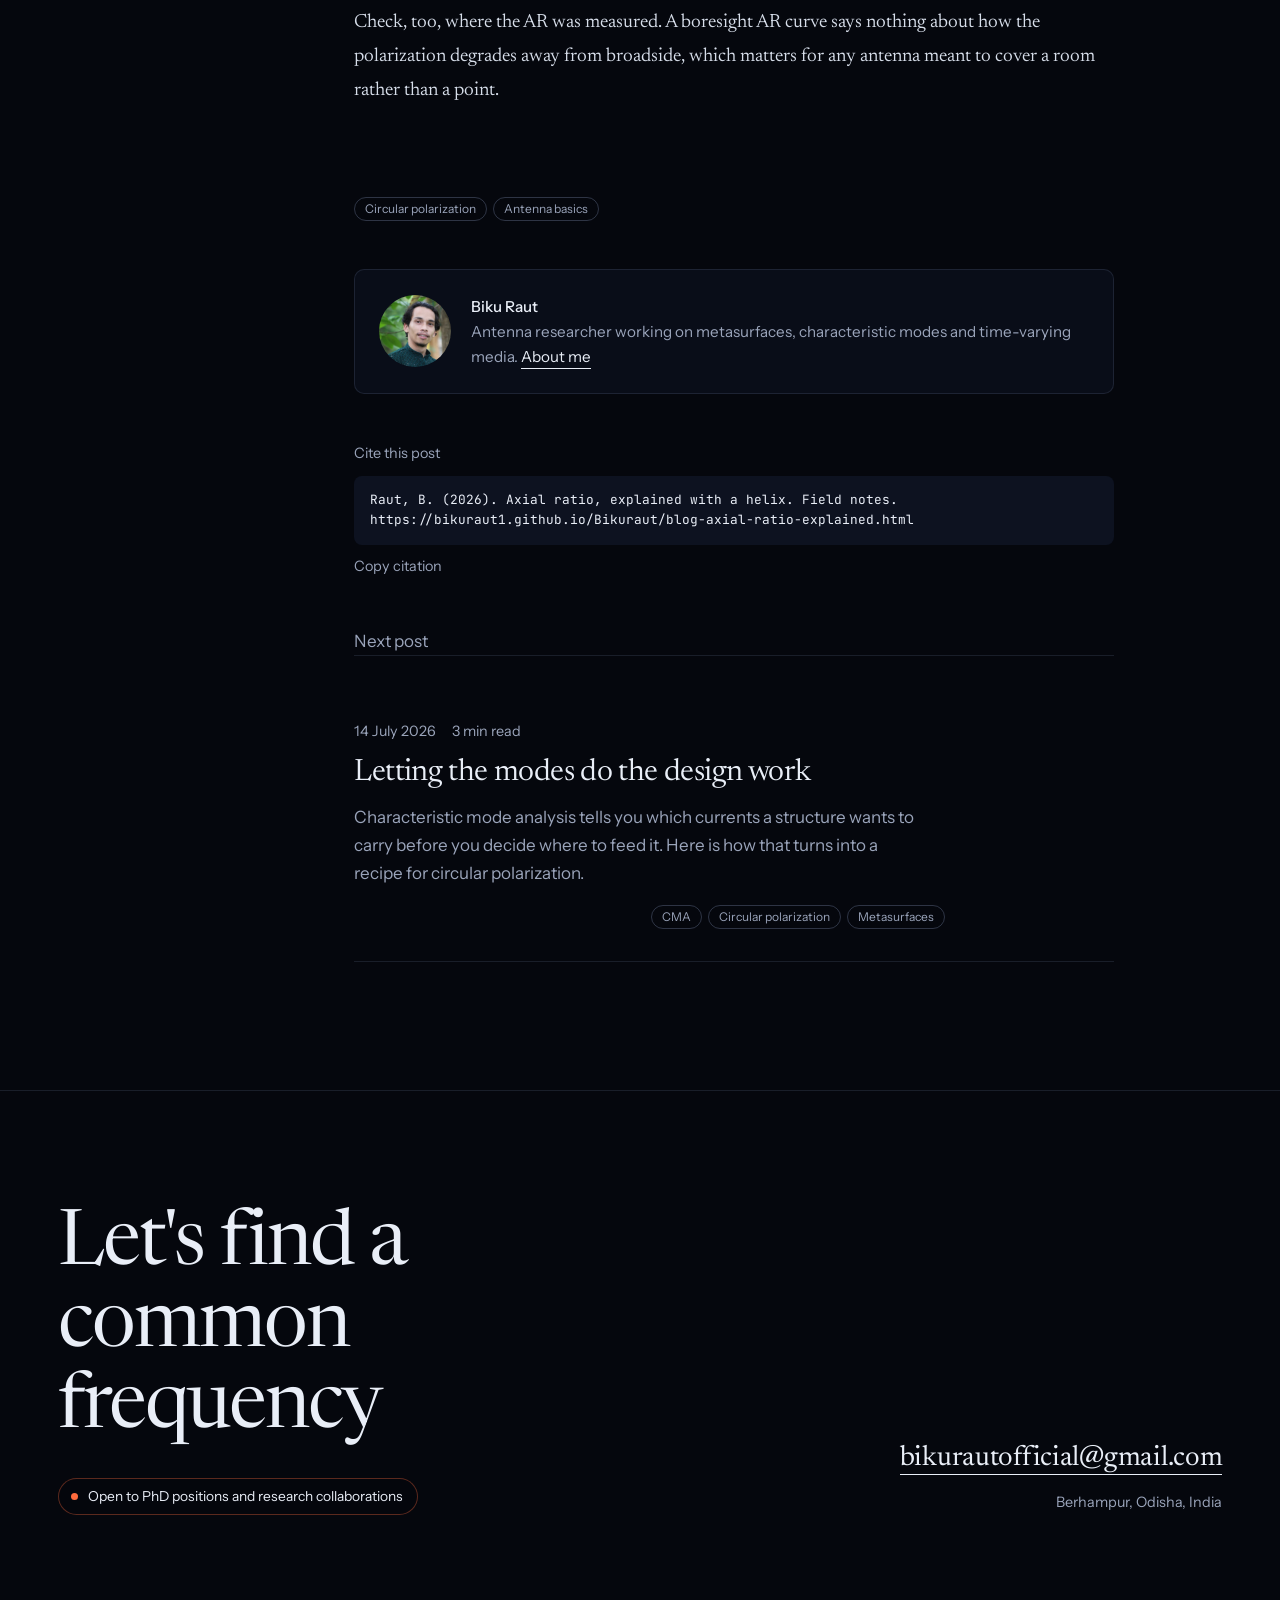
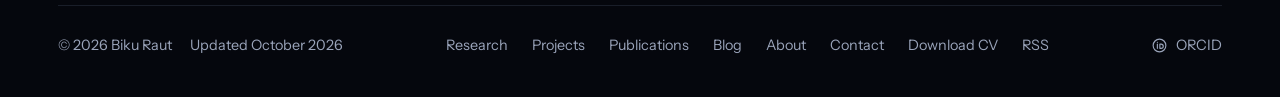
<file: blog-axial-ratio-explained.html>
<!doctype html>
<!-- Generated from src/content/blog/axial-ratio-explained.md. Edit the Markdown, not this file. -->
<html lang="en">
  <head>
    <title>Axial ratio, explained with a helix — Biku Raut</title>
    <meta name="description" content="What the axial ratio of a circularly polarized antenna measures, why 3 dB became the standard threshold, and how little a 3 dB axial ratio actually costs you.">
    <meta name="keywords" content="antenna design, metasurface, characteristic mode analysis, circular polarization, MIMO antenna, time-varying permittivity, FDTD, Berhampur University">
    <meta name="author" content="Biku Raut">
    <meta property="og:title" content="Axial ratio, explained with a helix">
    <meta property="og:description" content="What the axial ratio of a circularly polarized antenna measures, why 3 dB became the standard threshold, and how little a 3 dB axial ratio actually costs you.">
    <meta property="og:type" content="article">
    <meta property="og:site_name" content="Biku Raut">
    <meta property="og:image" content="https://bikuraut1.github.io/Bikuraut/og-image.jpg">
    <meta property="og:image:width" content="1200">
    <meta property="og:image:height" content="630">
    <meta property="og:image:alt" content="Biku Raut: Antenna researcher working on metasurfaces, characteristic modes and time-varying media.">
    <meta property="og:url" content="https://bikuraut1.github.io/Bikuraut/blog-axial-ratio-explained.html">
    <meta property="article:published_time" content="2026-08-11">
    <meta name="twitter:card" content="summary_large_image">
    <meta name="twitter:title" content="Axial ratio, explained with a helix">
    <meta name="twitter:description" content="What the axial ratio of a circularly polarized antenna measures, why 3 dB became the standard threshold, and how little a 3 dB axial ratio actually costs you.">
    <meta name="twitter:image" content="https://bikuraut1.github.io/Bikuraut/og-image.jpg">
    <link rel="canonical" href="https://bikuraut1.github.io/Bikuraut/blog-axial-ratio-explained.html">
    <link rel="alternate" type="application/rss+xml" title="Biku Raut: Field notes" href="https://bikuraut1.github.io/Bikuraut/rss.xml">
    <script type="application/ld+json">{"@context":"https://schema.org","@type":"BlogPosting","headline":"Axial ratio, explained with a helix","description":"What the axial ratio of a circularly polarized antenna measures, why 3 dB became the standard threshold, and how little a 3 dB axial ratio actually costs you.","datePublished":"2026-08-11","author":{"@type":"Person","name":"Biku Raut","jobTitle":"Antenna Researcher","affiliation":{"@type":"Organization","name":"Berhampur University"},"url":"https://bikuraut1.github.io/Bikuraut/","sameAs":["https://orcid.org/0009-0000-0405-4493"]},"image":"https://bikuraut1.github.io/Bikuraut/og-image.jpg","mainEntityOfPage":"https://bikuraut1.github.io/Bikuraut/blog-axial-ratio-explained.html"}</script>

    <meta charset="UTF-8" />
    <meta name="viewport" content="width=device-width, initial-scale=1.0" />
    <meta name="theme-color" content="#05070D" />
    <meta name="color-scheme" content="dark" />
    <link rel="icon" type="image/svg+xml" href="./favicon.svg" />
    <script type="module" crossorigin src="./assets/shared-BkRN4mFK.js"></script>
    <script type="module" crossorigin src="./assets/posts-DJFoAMDA.js"></script>
    <script type="module" crossorigin src="./assets/postCard-Ct6IXRHd.js"></script>
    <script type="module" crossorigin src="./assets/rolldown-runtime-DK3Fl9T5.js"></script>
    <script type="module" crossorigin src="./assets/katex-BWse1N-J.js"></script>
    <script type="module" crossorigin src="./assets/katex.min-DnwO2wSq.js"></script>
    <script type="module" crossorigin src="./assets/post-SArtKApH.js"></script>
    <link rel="stylesheet" crossorigin href="./assets/shared-CwD7SX03.css">
    <link rel="stylesheet" crossorigin href="./assets/katex-BgsA2lO1.css">
  </head>
  <body data-page="post" data-slug="axial-ratio-explained">
    <div id="app"></div>
    <noscript><p class="noscript">Turn on JavaScript to see the live simulations and to search publications.</p></noscript>
  </body>
</html>
</file>
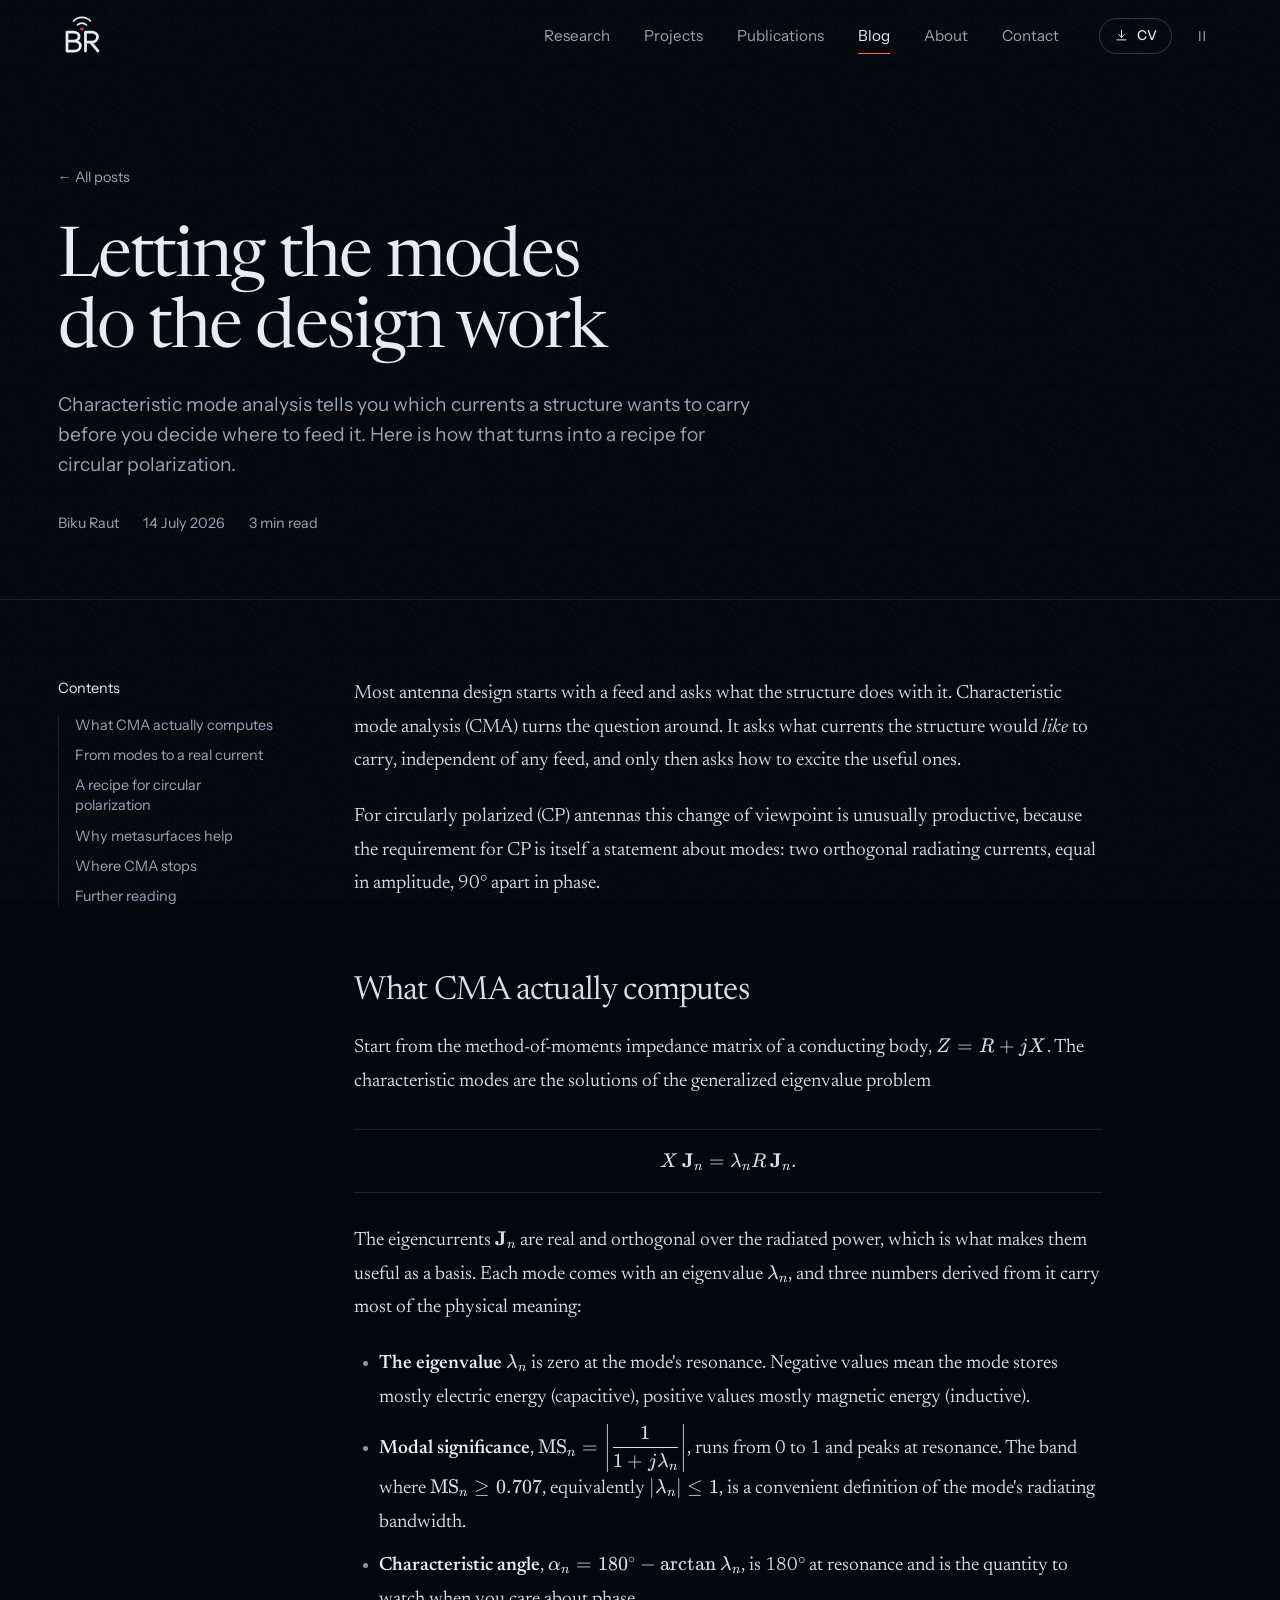
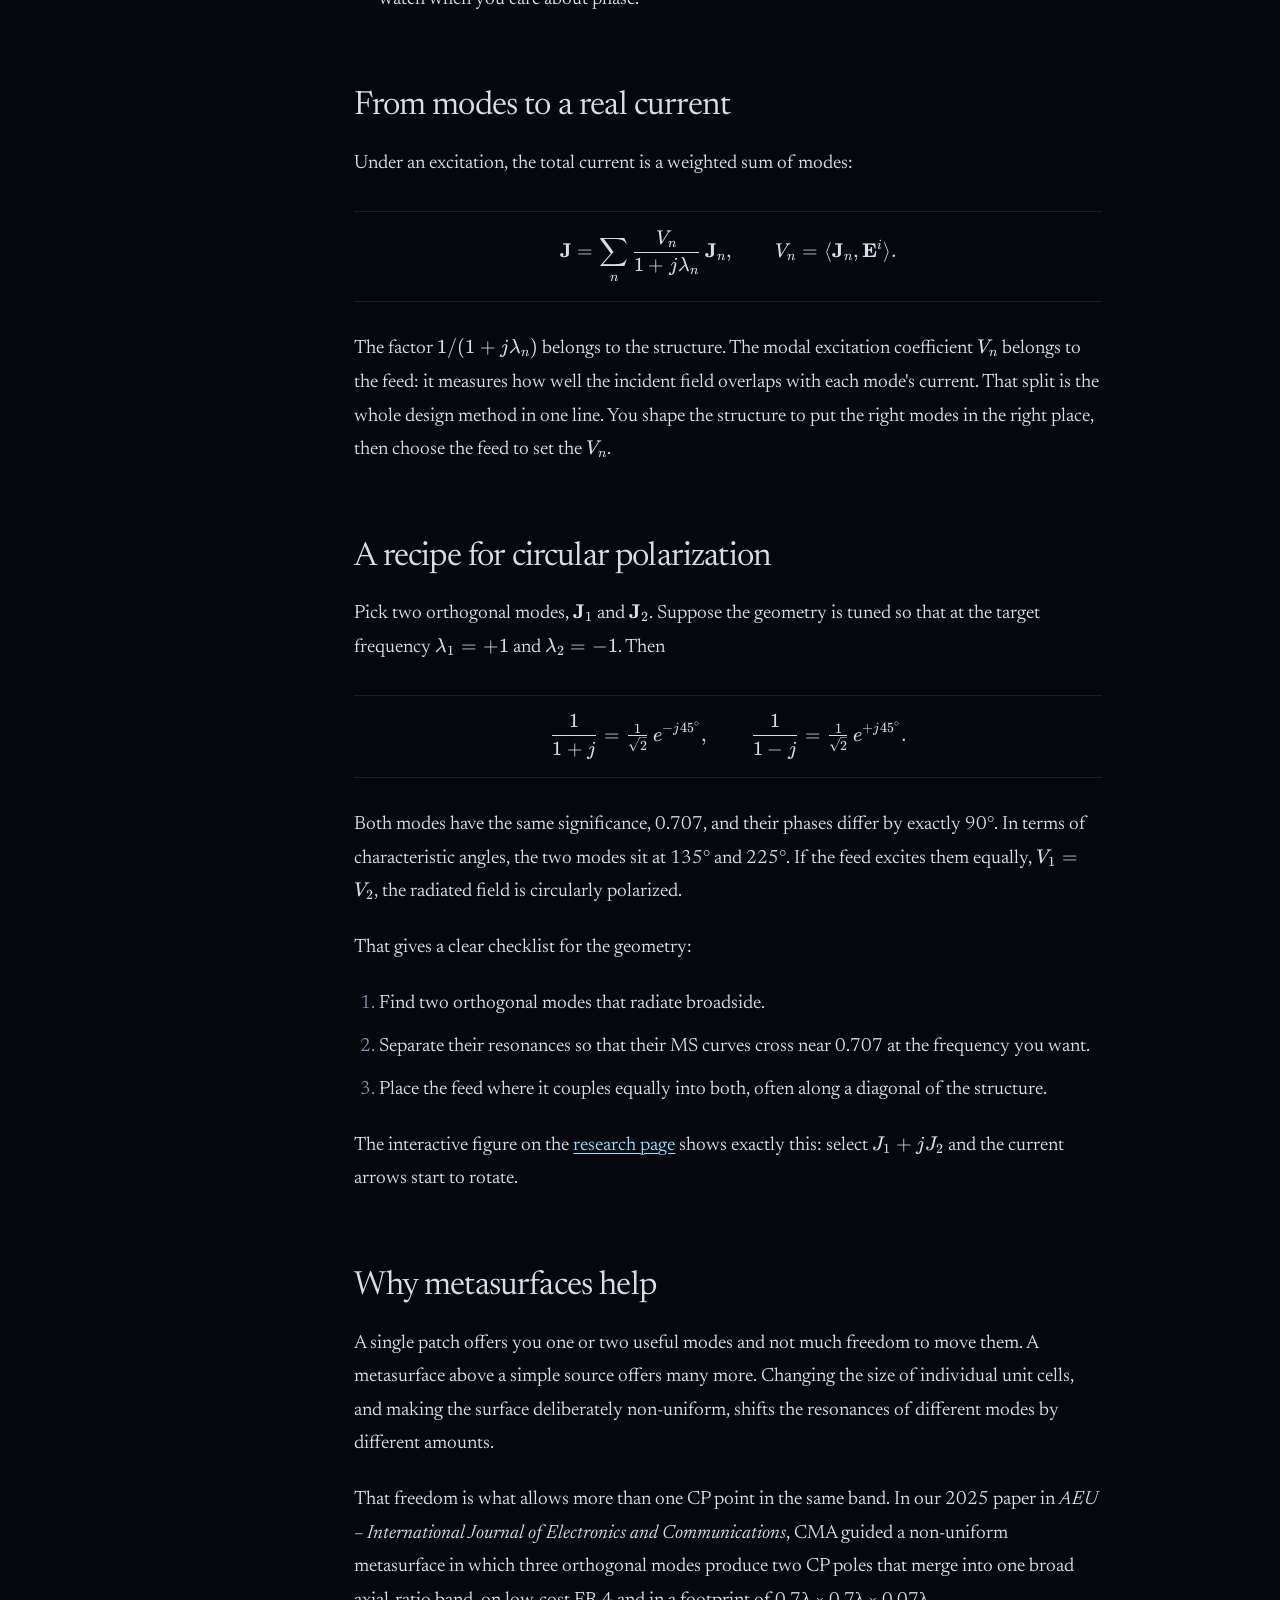
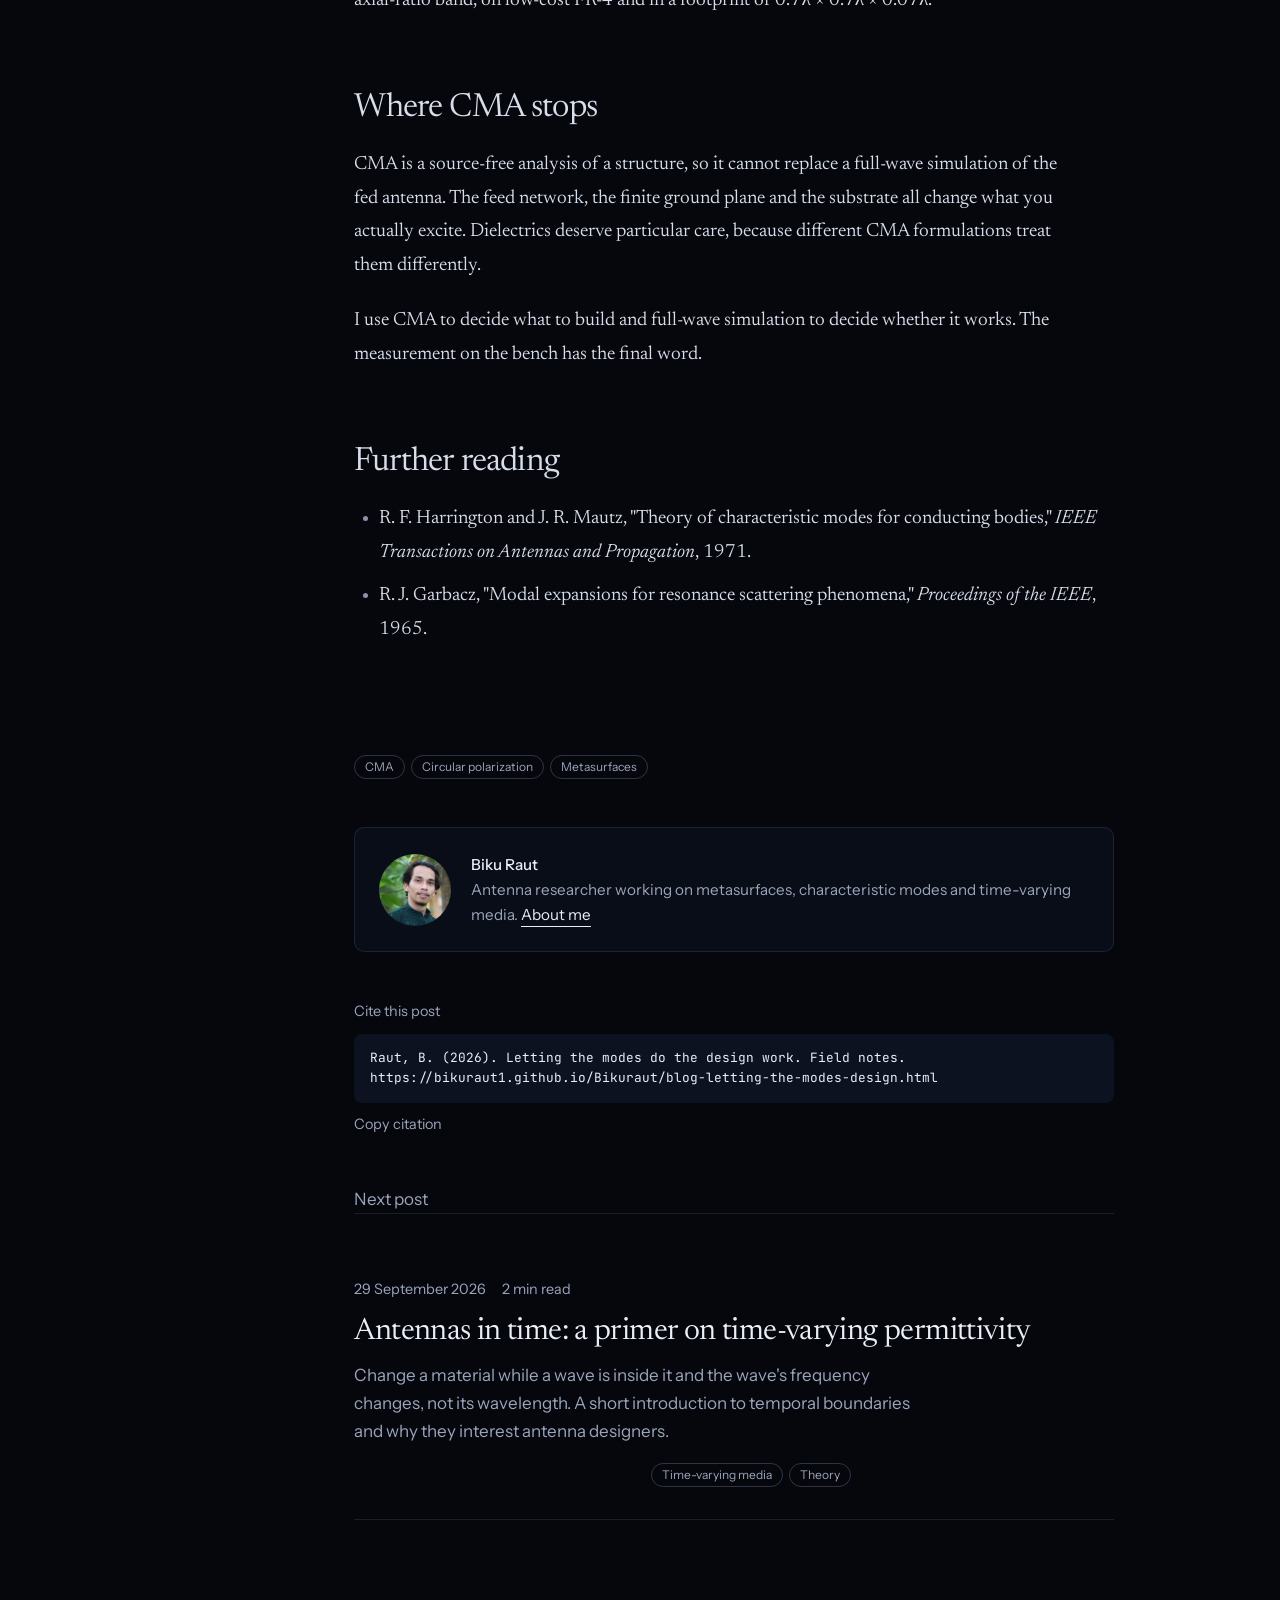
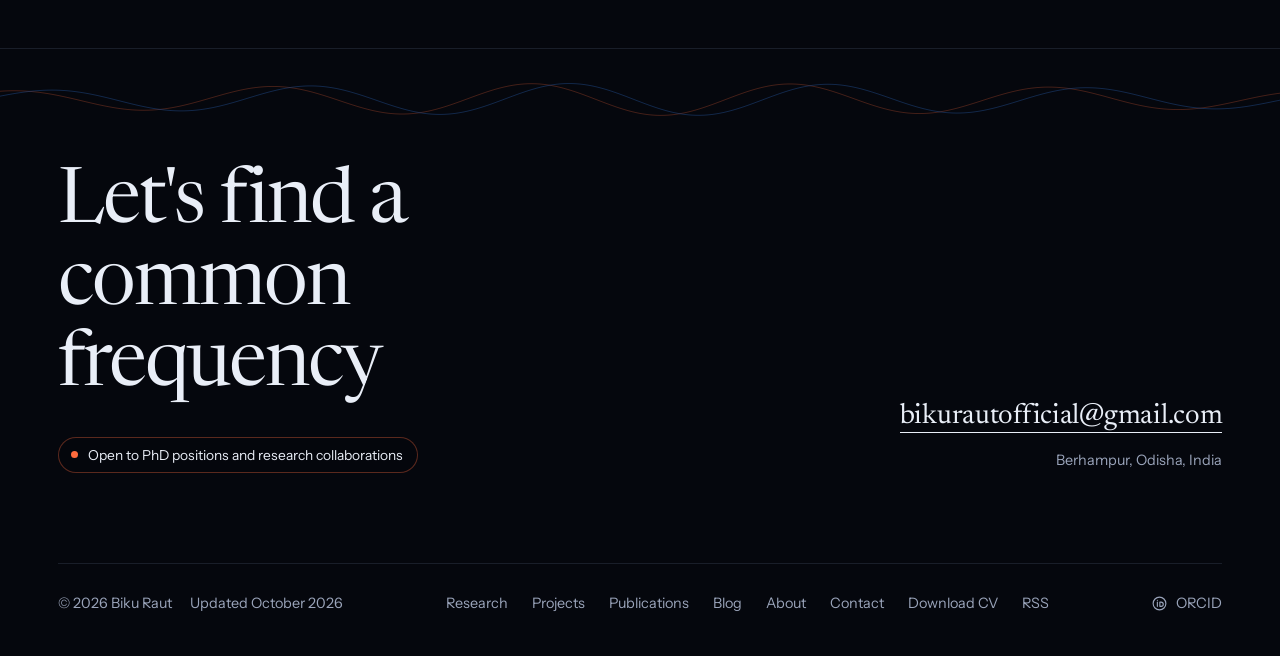
<file: blog-letting-the-modes-design.html>
<!doctype html>
<!-- Generated from src/content/blog/letting-the-modes-design.md. Edit the Markdown, not this file. -->
<html lang="en">
  <head>
    <title>Letting the modes do the design work — Biku Raut</title>
    <meta name="description" content="Characteristic mode analysis tells you which currents a structure wants to carry before you decide where to feed it. Here is how that turns into a recipe for circular polarization.">
    <meta name="keywords" content="antenna design, metasurface, characteristic mode analysis, circular polarization, MIMO antenna, time-varying permittivity, FDTD, Berhampur University">
    <meta name="author" content="Biku Raut">
    <meta property="og:title" content="Letting the modes do the design work">
    <meta property="og:description" content="Characteristic mode analysis tells you which currents a structure wants to carry before you decide where to feed it. Here is how that turns into a recipe for circular polarization.">
    <meta property="og:type" content="article">
    <meta property="og:site_name" content="Biku Raut">
    <meta property="og:image" content="https://bikuraut1.github.io/Bikuraut/og-image.jpg">
    <meta property="og:image:width" content="1200">
    <meta property="og:image:height" content="630">
    <meta property="og:image:alt" content="Biku Raut: Antenna researcher working on metasurfaces, characteristic modes and time-varying media.">
    <meta property="og:url" content="https://bikuraut1.github.io/Bikuraut/blog-letting-the-modes-design.html">
    <meta property="article:published_time" content="2026-07-14">
    <meta name="twitter:card" content="summary_large_image">
    <meta name="twitter:title" content="Letting the modes do the design work">
    <meta name="twitter:description" content="Characteristic mode analysis tells you which currents a structure wants to carry before you decide where to feed it. Here is how that turns into a recipe for circular polarization.">
    <meta name="twitter:image" content="https://bikuraut1.github.io/Bikuraut/og-image.jpg">
    <link rel="canonical" href="https://bikuraut1.github.io/Bikuraut/blog-letting-the-modes-design.html">
    <link rel="alternate" type="application/rss+xml" title="Biku Raut: Field notes" href="https://bikuraut1.github.io/Bikuraut/rss.xml">
    <script type="application/ld+json">{"@context":"https://schema.org","@type":"BlogPosting","headline":"Letting the modes do the design work","description":"Characteristic mode analysis tells you which currents a structure wants to carry before you decide where to feed it. Here is how that turns into a recipe for circular polarization.","datePublished":"2026-07-14","author":{"@type":"Person","name":"Biku Raut","jobTitle":"Antenna Researcher","affiliation":{"@type":"Organization","name":"Berhampur University"},"url":"https://bikuraut1.github.io/Bikuraut/","sameAs":["https://orcid.org/0009-0000-0405-4493"]},"image":"https://bikuraut1.github.io/Bikuraut/og-image.jpg","mainEntityOfPage":"https://bikuraut1.github.io/Bikuraut/blog-letting-the-modes-design.html"}</script>

    <meta charset="UTF-8" />
    <meta name="viewport" content="width=device-width, initial-scale=1.0" />
    <meta name="theme-color" content="#05070D" />
    <meta name="color-scheme" content="dark" />
    <link rel="icon" type="image/svg+xml" href="./favicon.svg" />
    <script type="module" crossorigin src="./assets/shared-BkRN4mFK.js"></script>
    <script type="module" crossorigin src="./assets/posts-DJFoAMDA.js"></script>
    <script type="module" crossorigin src="./assets/postCard-Ct6IXRHd.js"></script>
    <script type="module" crossorigin src="./assets/rolldown-runtime-DK3Fl9T5.js"></script>
    <script type="module" crossorigin src="./assets/katex-BWse1N-J.js"></script>
    <script type="module" crossorigin src="./assets/katex.min-DnwO2wSq.js"></script>
    <script type="module" crossorigin src="./assets/post-SArtKApH.js"></script>
    <link rel="stylesheet" crossorigin href="./assets/shared-CwD7SX03.css">
    <link rel="stylesheet" crossorigin href="./assets/katex-BgsA2lO1.css">
  </head>
  <body data-page="post" data-slug="letting-the-modes-design">
    <div id="app"></div>
    <noscript><p class="noscript">Turn on JavaScript to see the live simulations and to search publications.</p></noscript>
  </body>
</html>
</file>
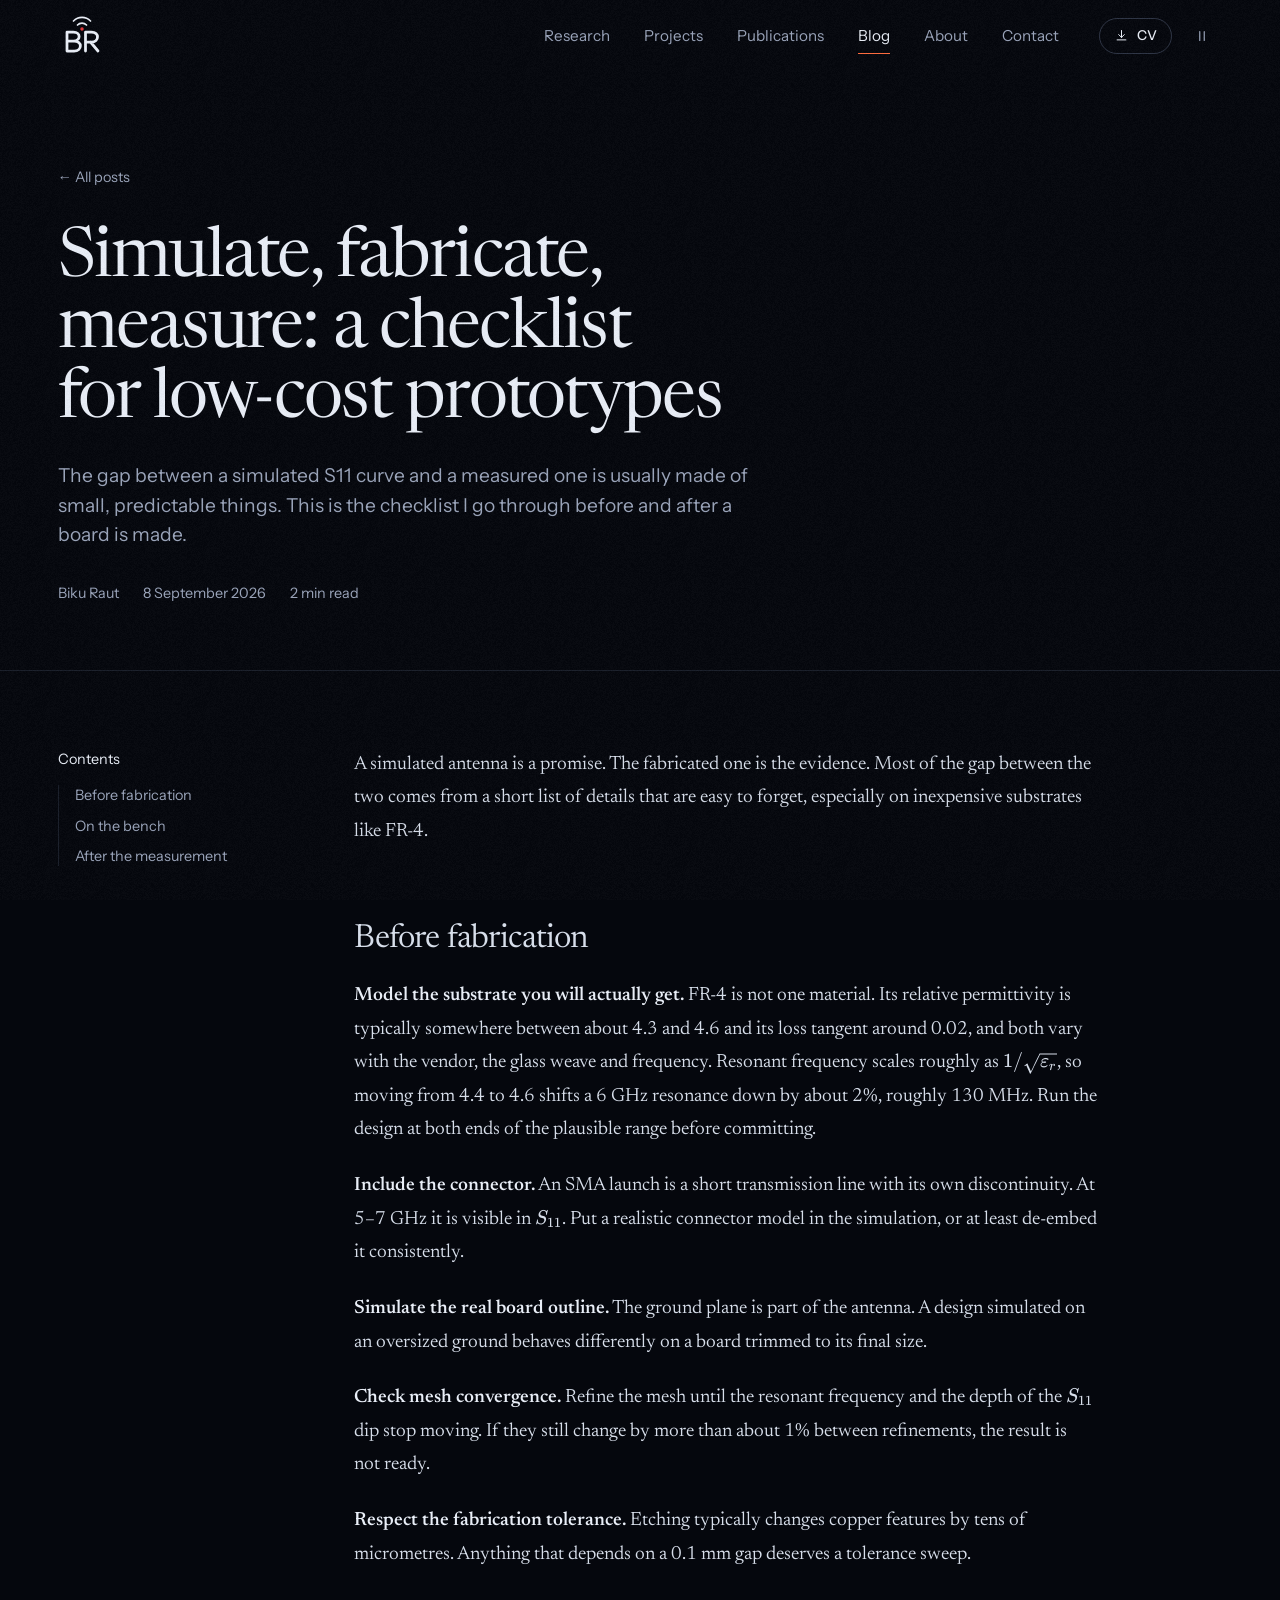
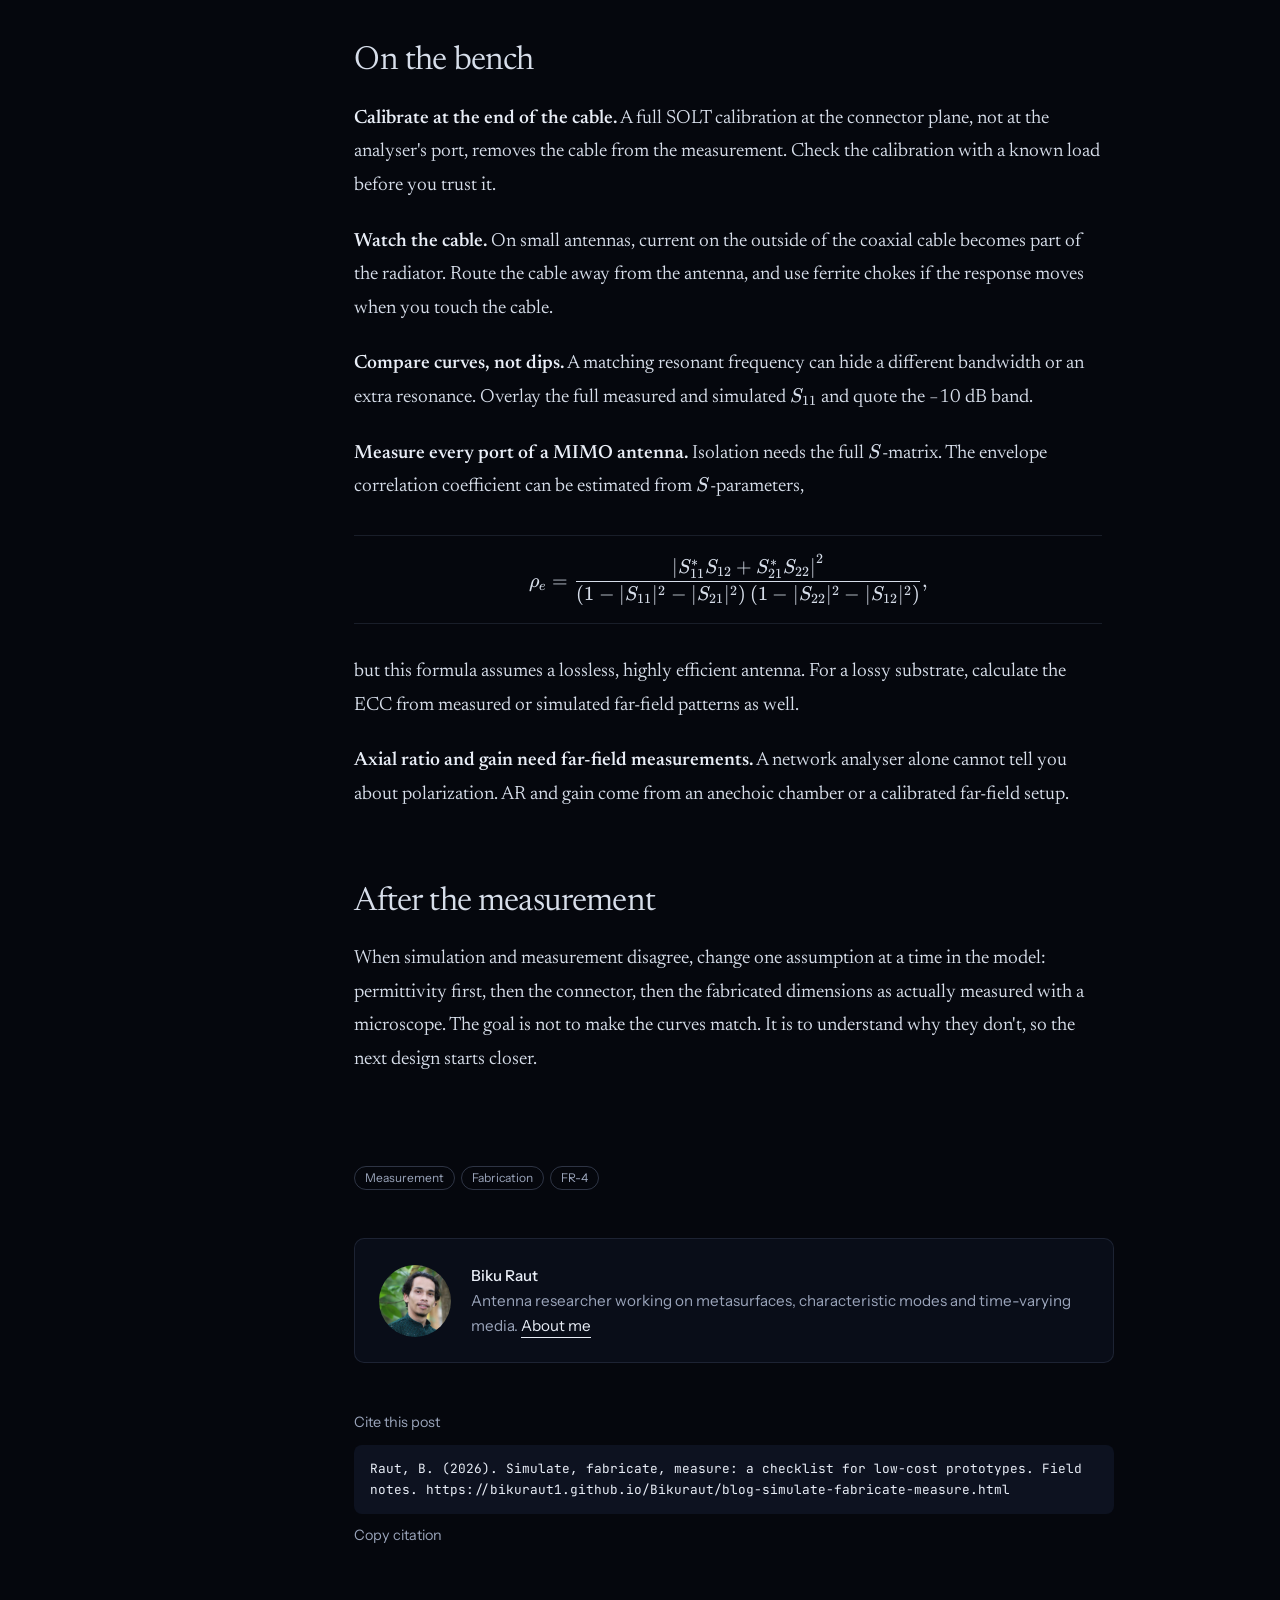
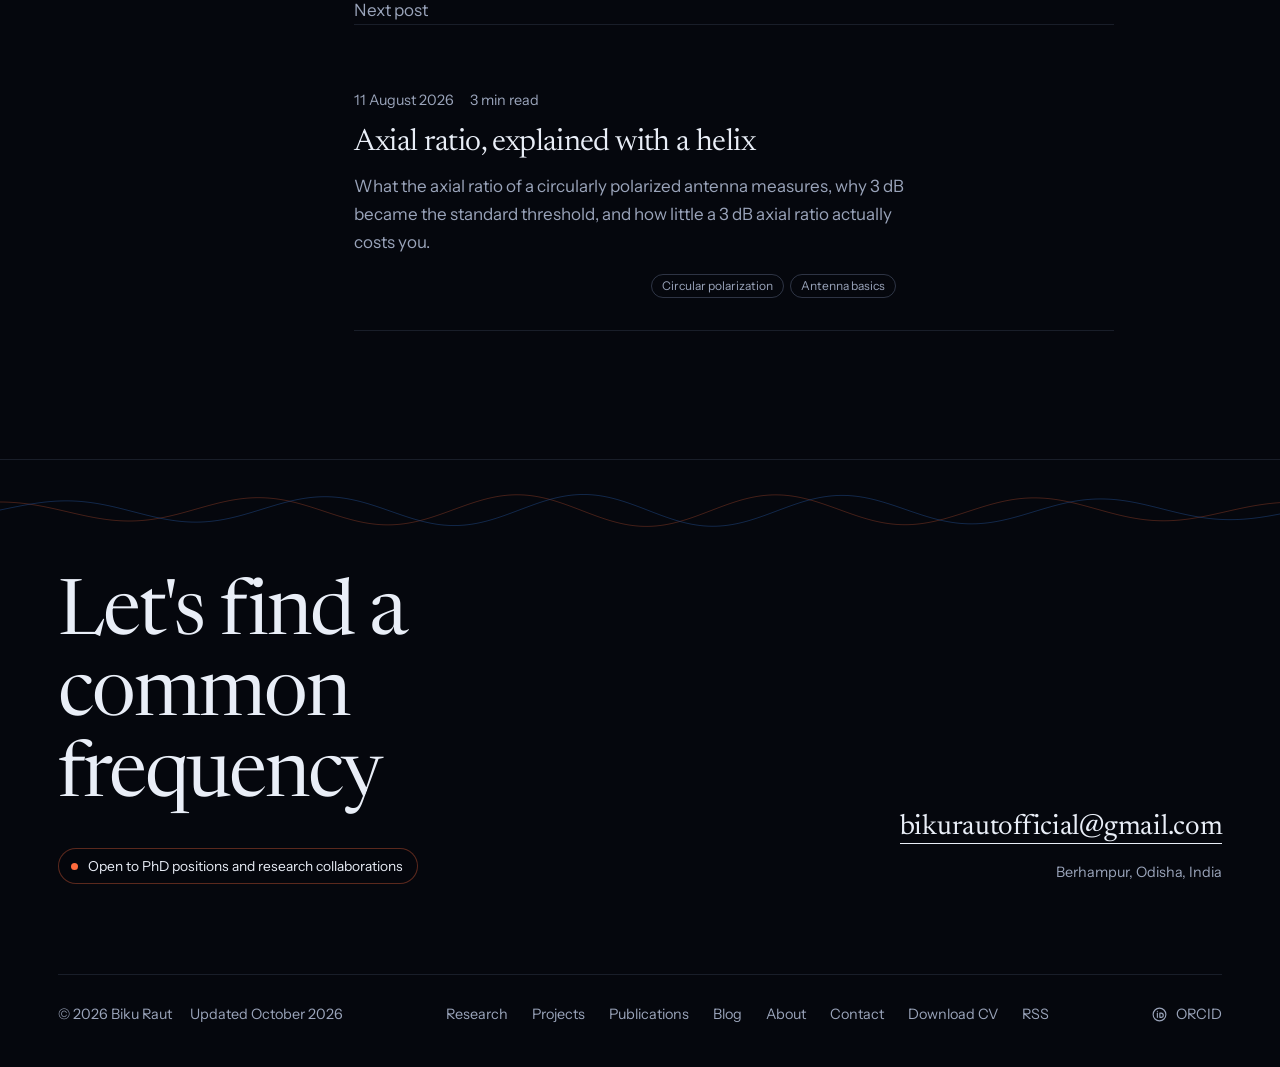
<file: blog-simulate-fabricate-measure.html>
<!doctype html>
<!-- Generated from src/content/blog/simulate-fabricate-measure.md. Edit the Markdown, not this file. -->
<html lang="en">
  <head>
    <title>Simulate, fabricate, measure: a checklist for low-cost prototypes — Biku Raut</title>
    <meta name="description" content="The gap between a simulated S11 curve and a measured one is usually made of small, predictable things. This is the checklist I go through before and after a board is made.">
    <meta name="keywords" content="antenna design, metasurface, characteristic mode analysis, circular polarization, MIMO antenna, time-varying permittivity, FDTD, Berhampur University">
    <meta name="author" content="Biku Raut">
    <meta property="og:title" content="Simulate, fabricate, measure: a checklist for low-cost prototypes">
    <meta property="og:description" content="The gap between a simulated S11 curve and a measured one is usually made of small, predictable things. This is the checklist I go through before and after a board is made.">
    <meta property="og:type" content="article">
    <meta property="og:site_name" content="Biku Raut">
    <meta property="og:image" content="https://bikuraut1.github.io/Bikuraut/og-image.jpg">
    <meta property="og:image:width" content="1200">
    <meta property="og:image:height" content="630">
    <meta property="og:image:alt" content="Biku Raut: Antenna researcher working on metasurfaces, characteristic modes and time-varying media.">
    <meta property="og:url" content="https://bikuraut1.github.io/Bikuraut/blog-simulate-fabricate-measure.html">
    <meta property="article:published_time" content="2026-09-08">
    <meta name="twitter:card" content="summary_large_image">
    <meta name="twitter:title" content="Simulate, fabricate, measure: a checklist for low-cost prototypes">
    <meta name="twitter:description" content="The gap between a simulated S11 curve and a measured one is usually made of small, predictable things. This is the checklist I go through before and after a board is made.">
    <meta name="twitter:image" content="https://bikuraut1.github.io/Bikuraut/og-image.jpg">
    <link rel="canonical" href="https://bikuraut1.github.io/Bikuraut/blog-simulate-fabricate-measure.html">
    <link rel="alternate" type="application/rss+xml" title="Biku Raut: Field notes" href="https://bikuraut1.github.io/Bikuraut/rss.xml">
    <script type="application/ld+json">{"@context":"https://schema.org","@type":"BlogPosting","headline":"Simulate, fabricate, measure: a checklist for low-cost prototypes","description":"The gap between a simulated S11 curve and a measured one is usually made of small, predictable things. This is the checklist I go through before and after a board is made.","datePublished":"2026-09-08","author":{"@type":"Person","name":"Biku Raut","jobTitle":"Antenna Researcher","affiliation":{"@type":"Organization","name":"Berhampur University"},"url":"https://bikuraut1.github.io/Bikuraut/","sameAs":["https://orcid.org/0009-0000-0405-4493"]},"image":"https://bikuraut1.github.io/Bikuraut/og-image.jpg","mainEntityOfPage":"https://bikuraut1.github.io/Bikuraut/blog-simulate-fabricate-measure.html"}</script>

    <meta charset="UTF-8" />
    <meta name="viewport" content="width=device-width, initial-scale=1.0" />
    <meta name="theme-color" content="#05070D" />
    <meta name="color-scheme" content="dark" />
    <link rel="icon" type="image/svg+xml" href="./favicon.svg" />
    <script type="module" crossorigin src="./assets/shared-BkRN4mFK.js"></script>
    <script type="module" crossorigin src="./assets/posts-DJFoAMDA.js"></script>
    <script type="module" crossorigin src="./assets/postCard-Ct6IXRHd.js"></script>
    <script type="module" crossorigin src="./assets/rolldown-runtime-DK3Fl9T5.js"></script>
    <script type="module" crossorigin src="./assets/katex-BWse1N-J.js"></script>
    <script type="module" crossorigin src="./assets/katex.min-DnwO2wSq.js"></script>
    <script type="module" crossorigin src="./assets/post-SArtKApH.js"></script>
    <link rel="stylesheet" crossorigin href="./assets/shared-CwD7SX03.css">
    <link rel="stylesheet" crossorigin href="./assets/katex-BgsA2lO1.css">
  </head>
  <body data-page="post" data-slug="simulate-fabricate-measure">
    <div id="app"></div>
    <noscript><p class="noscript">Turn on JavaScript to see the live simulations and to search publications.</p></noscript>
  </body>
</html>
</file>
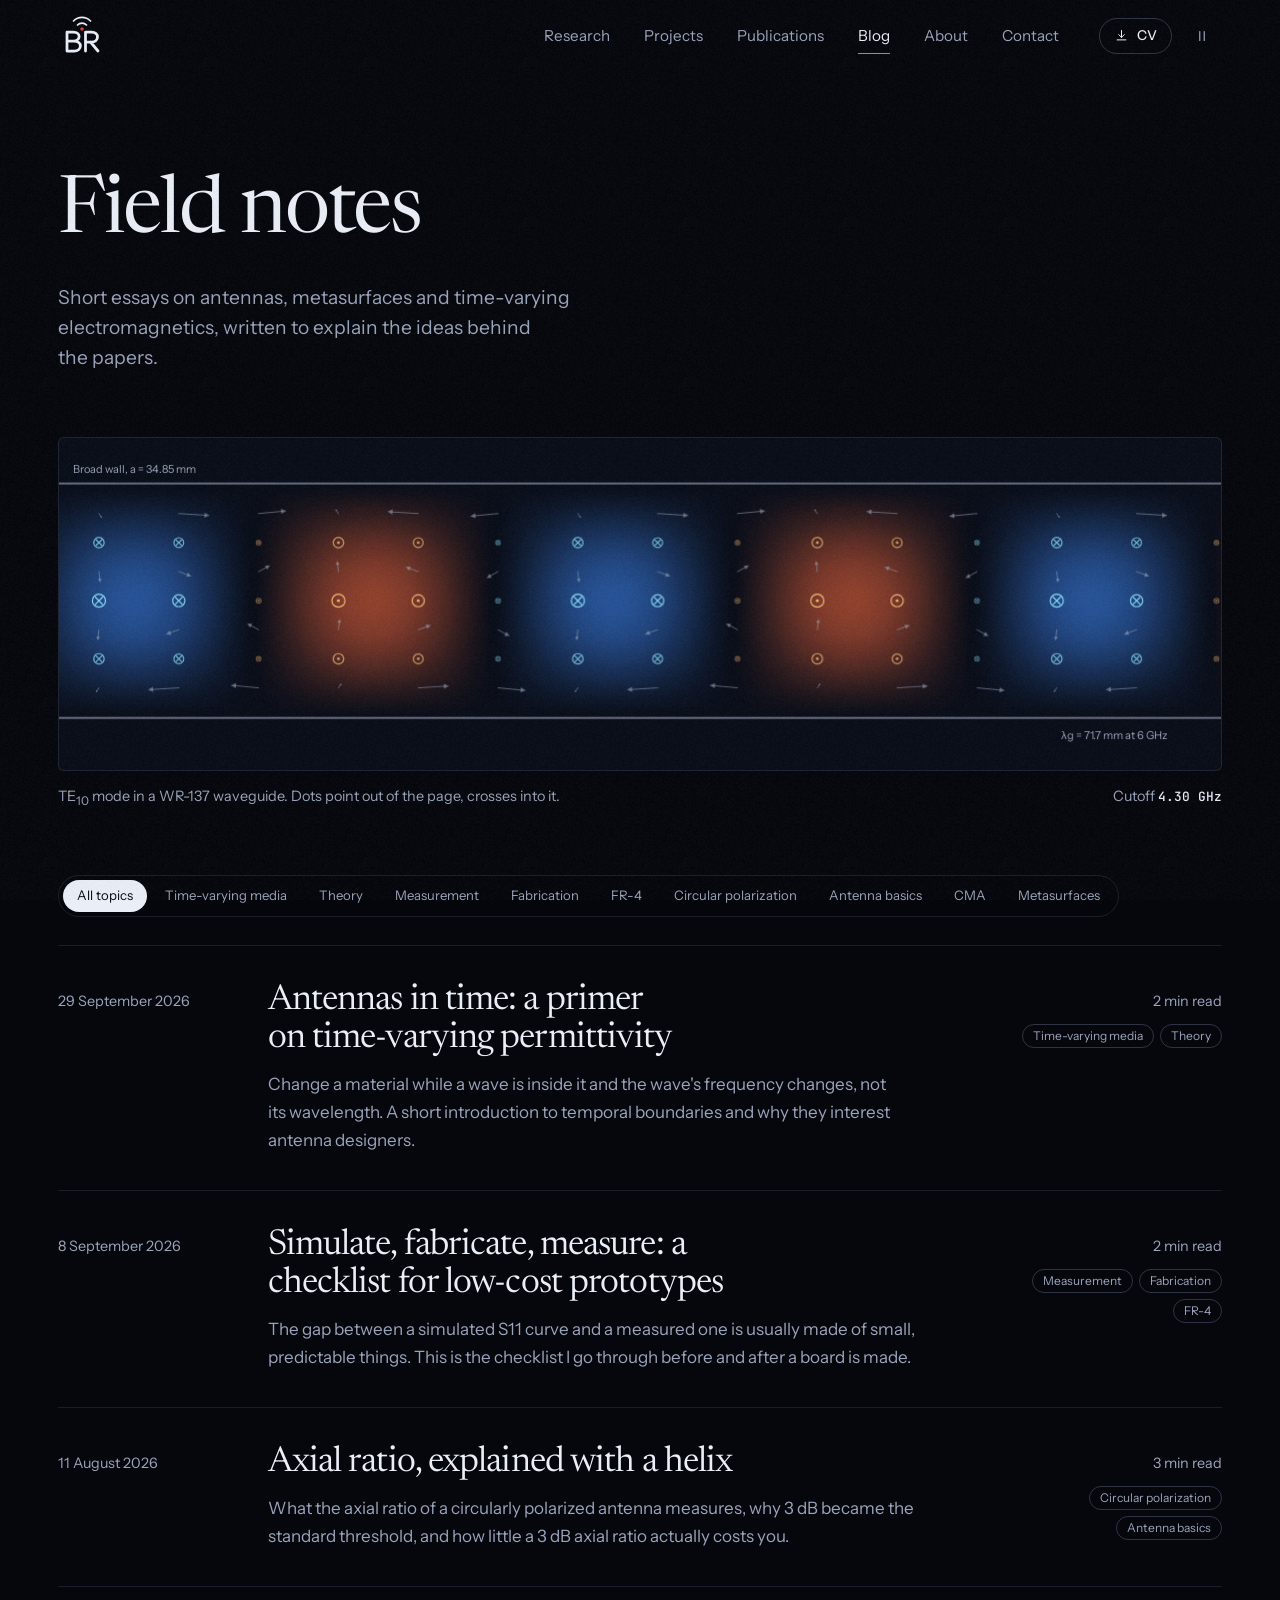
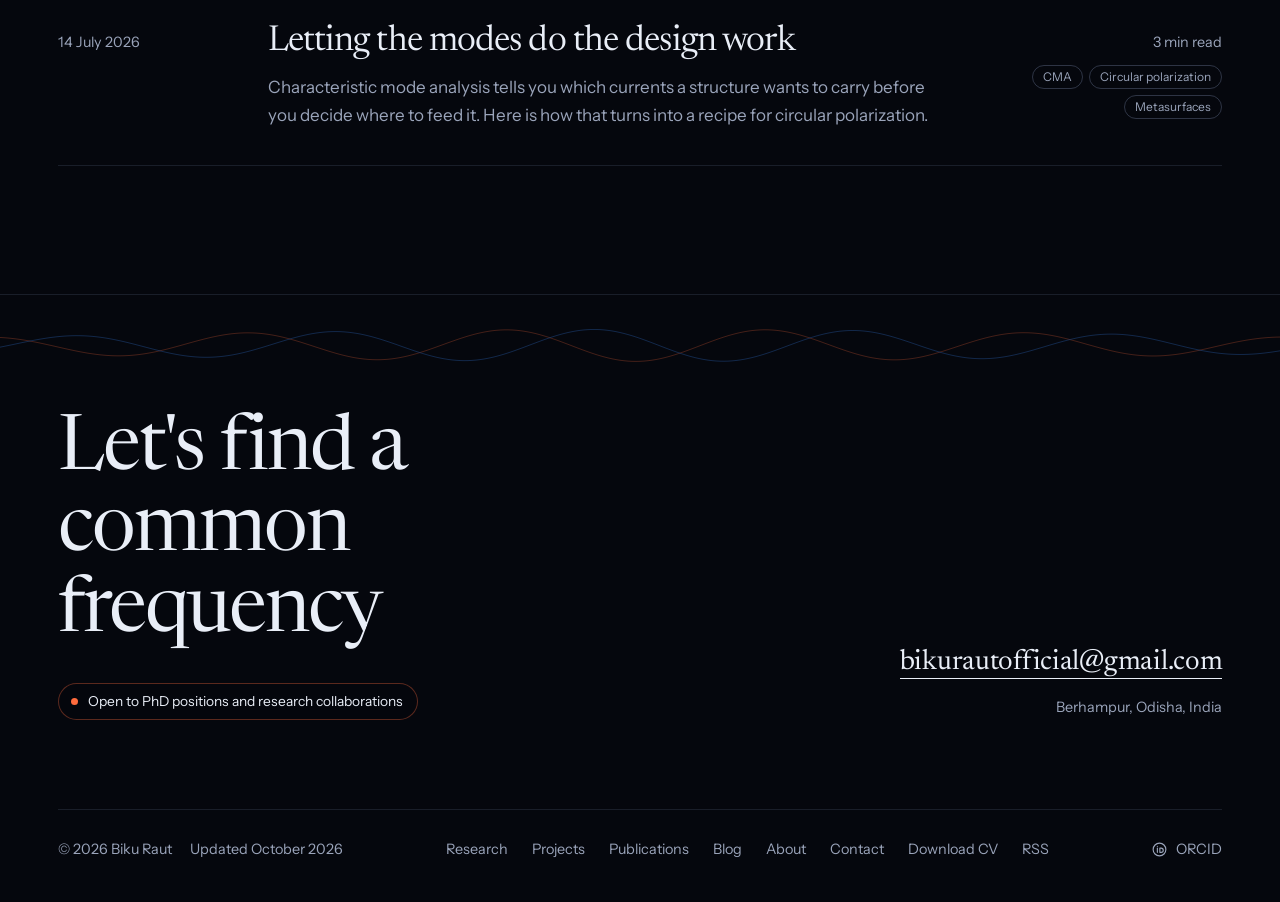
<file: blog.html>
<!doctype html>
<html lang="en">
  <head>
    <title>Blog — Biku Raut</title>
    <meta name="description" content="Notes on antennas, metasurfaces, characteristic modes and time-varying electromagnetics by Biku Raut.">
    <meta name="keywords" content="antenna design, metasurface, characteristic mode analysis, circular polarization, MIMO antenna, time-varying permittivity, FDTD, Berhampur University">
    <meta name="author" content="Biku Raut">
    <meta property="og:title" content="Blog — Biku Raut">
    <meta property="og:description" content="Notes on antennas, metasurfaces, characteristic modes and time-varying electromagnetics by Biku Raut.">
    <meta property="og:type" content="website">
    <meta property="og:site_name" content="Biku Raut">
    <meta property="og:image" content="https://bikuraut1.github.io/Bikuraut/og-image.jpg">
    <meta property="og:image:width" content="1200">
    <meta property="og:image:height" content="630">
    <meta property="og:image:alt" content="Biku Raut: Antenna researcher working on metasurfaces, characteristic modes and time-varying media.">
    <meta property="og:url" content="https://bikuraut1.github.io/Bikuraut/blog.html">
    <meta name="twitter:card" content="summary_large_image">
    <meta name="twitter:title" content="Blog — Biku Raut">
    <meta name="twitter:description" content="Notes on antennas, metasurfaces, characteristic modes and time-varying electromagnetics by Biku Raut.">
    <meta name="twitter:image" content="https://bikuraut1.github.io/Bikuraut/og-image.jpg">
    <link rel="canonical" href="https://bikuraut1.github.io/Bikuraut/blog.html">
    <link rel="alternate" type="application/rss+xml" title="Biku Raut: Field notes" href="https://bikuraut1.github.io/Bikuraut/rss.xml">

    <meta charset="UTF-8" />
    <meta name="viewport" content="width=device-width, initial-scale=1.0" />
    <meta name="theme-color" content="#05070D" />
    <meta name="color-scheme" content="dark" />
    <link rel="icon" type="image/svg+xml" href="./favicon.svg" />
    <script type="module" crossorigin src="./assets/blog-C3Hb0QSh.js"></script>
    <link rel="modulepreload" crossorigin href="./assets/shared-BkRN4mFK.js">
    <link rel="modulepreload" crossorigin href="./assets/posts-DJFoAMDA.js">
    <link rel="modulepreload" crossorigin href="./assets/preload-helper-uBIymjUX.js">
    <link rel="stylesheet" crossorigin href="./assets/shared-CwD7SX03.css">
  </head>
  <body data-page="blog">
    <div id="app"></div>
    <noscript><p class="noscript">Turn on JavaScript to see the live simulations and to search publications.</p></noscript>
  </body>
</html>
</file>
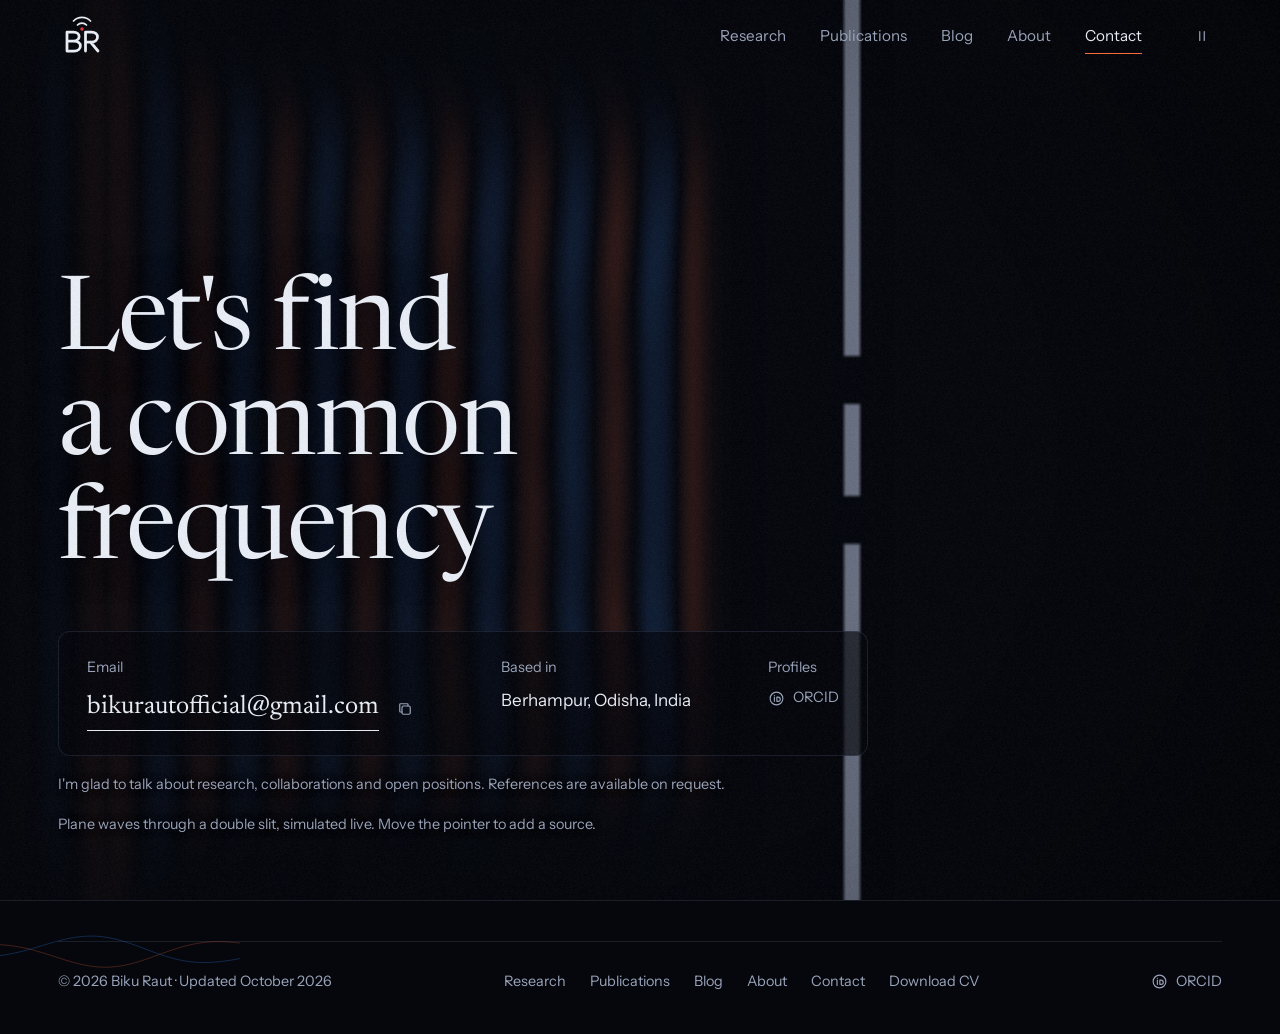
<file: contact.html>
<!doctype html>
<html lang="en">
  <head>
    <title>Contact — Biku Raut</title>
    <meta name="description" content="Get in touch with Biku Raut, antenna and metasurface researcher in Berhampur, Odisha, India.">
    <meta name="keywords" content="antenna design, metasurface, characteristic mode analysis, circular polarization, MIMO antenna, time-varying permittivity, FDTD, Berhampur University">
    <meta name="author" content="Biku Raut">
    <meta property="og:title" content="Contact — Biku Raut">
    <meta property="og:description" content="Get in touch with Biku Raut, antenna and metasurface researcher in Berhampur, Odisha, India.">
    <meta property="og:type" content="website">
    <meta property="og:site_name" content="Biku Raut">
    <meta name="twitter:card" content="summary">
    <meta name="twitter:title" content="Contact — Biku Raut">
    <meta name="twitter:description" content="Get in touch with Biku Raut, antenna and metasurface researcher in Berhampur, Odisha, India.">

    <meta charset="UTF-8" />
    <meta name="viewport" content="width=device-width, initial-scale=1.0" />
    <meta name="theme-color" content="#05070D" />
    <meta name="color-scheme" content="dark" />
    <link rel="icon" type="image/svg+xml" href="./favicon.svg" />
    <script type="module" crossorigin src="./assets/contact-COIPPRkN.js"></script>
    <link rel="modulepreload" crossorigin href="./assets/shared-BN5p_FEI.js">
    <link rel="modulepreload" crossorigin href="./assets/geometries-C2gQh34M.js">
    <link rel="stylesheet" crossorigin href="./assets/shared-CtYKxauW.css">
  </head>
  <body data-page="contact">
    <div id="app"></div>
    <noscript><p class="noscript">Turn on JavaScript to see the live simulations and to search publications.</p></noscript>
  </body>
</html>
</file>
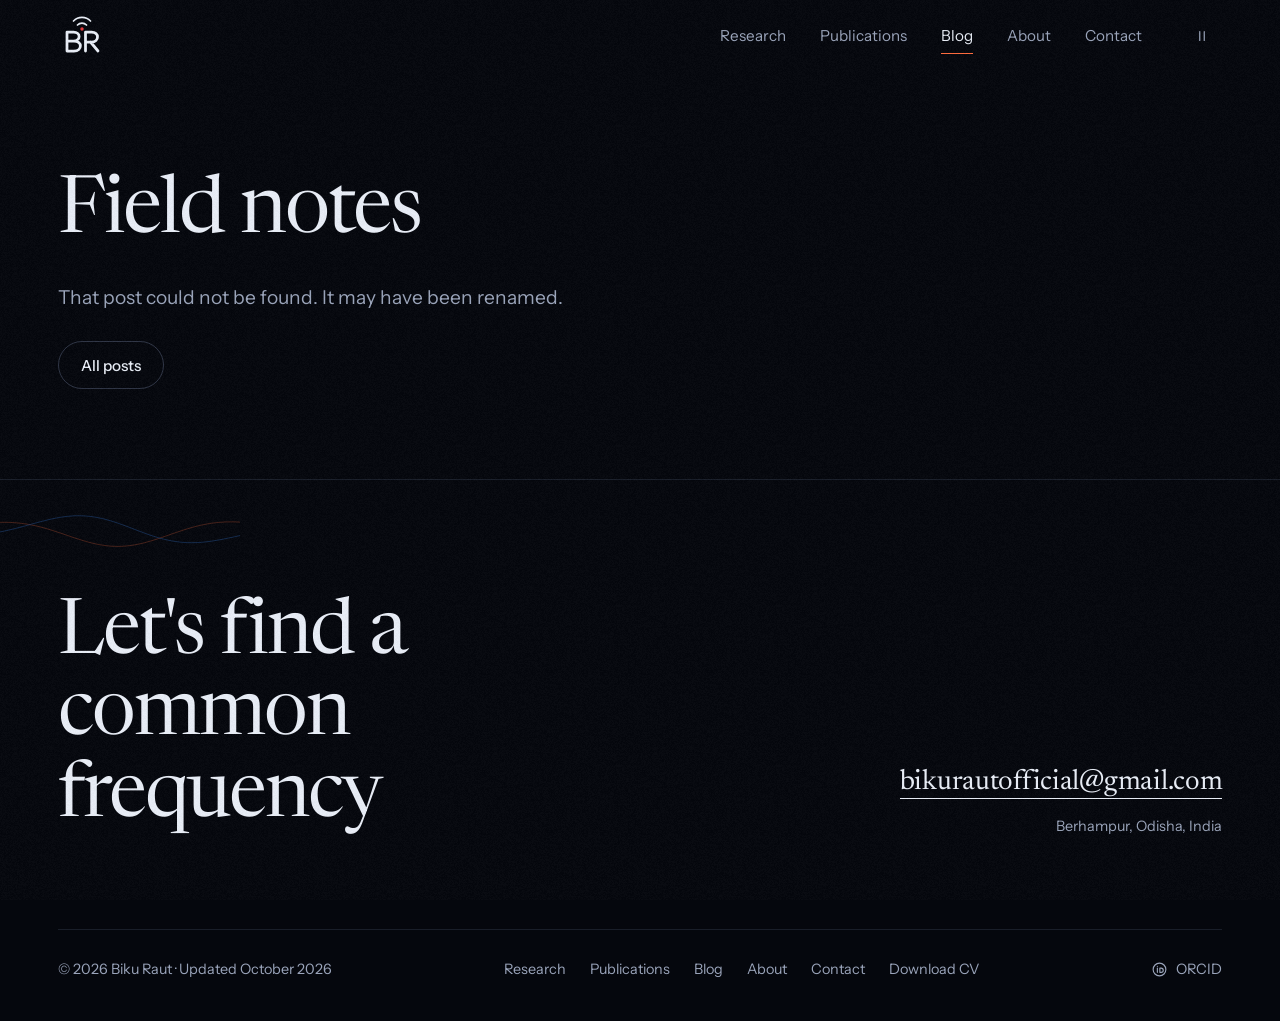
<file: post.html>
<!doctype html>
<html lang="en">
  <head>
    <title>Blog — Biku Raut</title>
    <meta name="description" content="A post from Biku Raut&#39;s research blog.">
    <meta name="keywords" content="antenna design, metasurface, characteristic mode analysis, circular polarization, MIMO antenna, time-varying permittivity, FDTD, Berhampur University">
    <meta name="author" content="Biku Raut">
    <meta property="og:title" content="Blog — Biku Raut">
    <meta property="og:description" content="A post from Biku Raut&#39;s research blog.">
    <meta property="og:type" content="article">
    <meta property="og:site_name" content="Biku Raut">
    <meta name="twitter:card" content="summary">
    <meta name="twitter:title" content="Blog — Biku Raut">
    <meta name="twitter:description" content="A post from Biku Raut&#39;s research blog.">

    <meta charset="UTF-8" />
    <meta name="viewport" content="width=device-width, initial-scale=1.0" />
    <meta name="theme-color" content="#05070D" />
    <meta name="color-scheme" content="dark" />
    <link rel="icon" type="image/svg+xml" href="./favicon.svg" />
    <script type="module" crossorigin src="./assets/post-Do7ghEMX.js"></script>
    <link rel="modulepreload" crossorigin href="./assets/shared-BN5p_FEI.js">
    <link rel="modulepreload" crossorigin href="./assets/posts-BF5A8mUR.js">
    <link rel="modulepreload" crossorigin href="./assets/postCard-Dhs3JnMY.js">
    <link rel="stylesheet" crossorigin href="./assets/shared-CtYKxauW.css">
    <link rel="stylesheet" crossorigin href="./assets/postCard-BgsA2lO1.css">
  </head>
  <body data-page="post">
    <div id="app"></div>
    <noscript><p class="noscript">Turn on JavaScript to see the live simulations and to search publications.</p></noscript>
  </body>
</html>
</file>
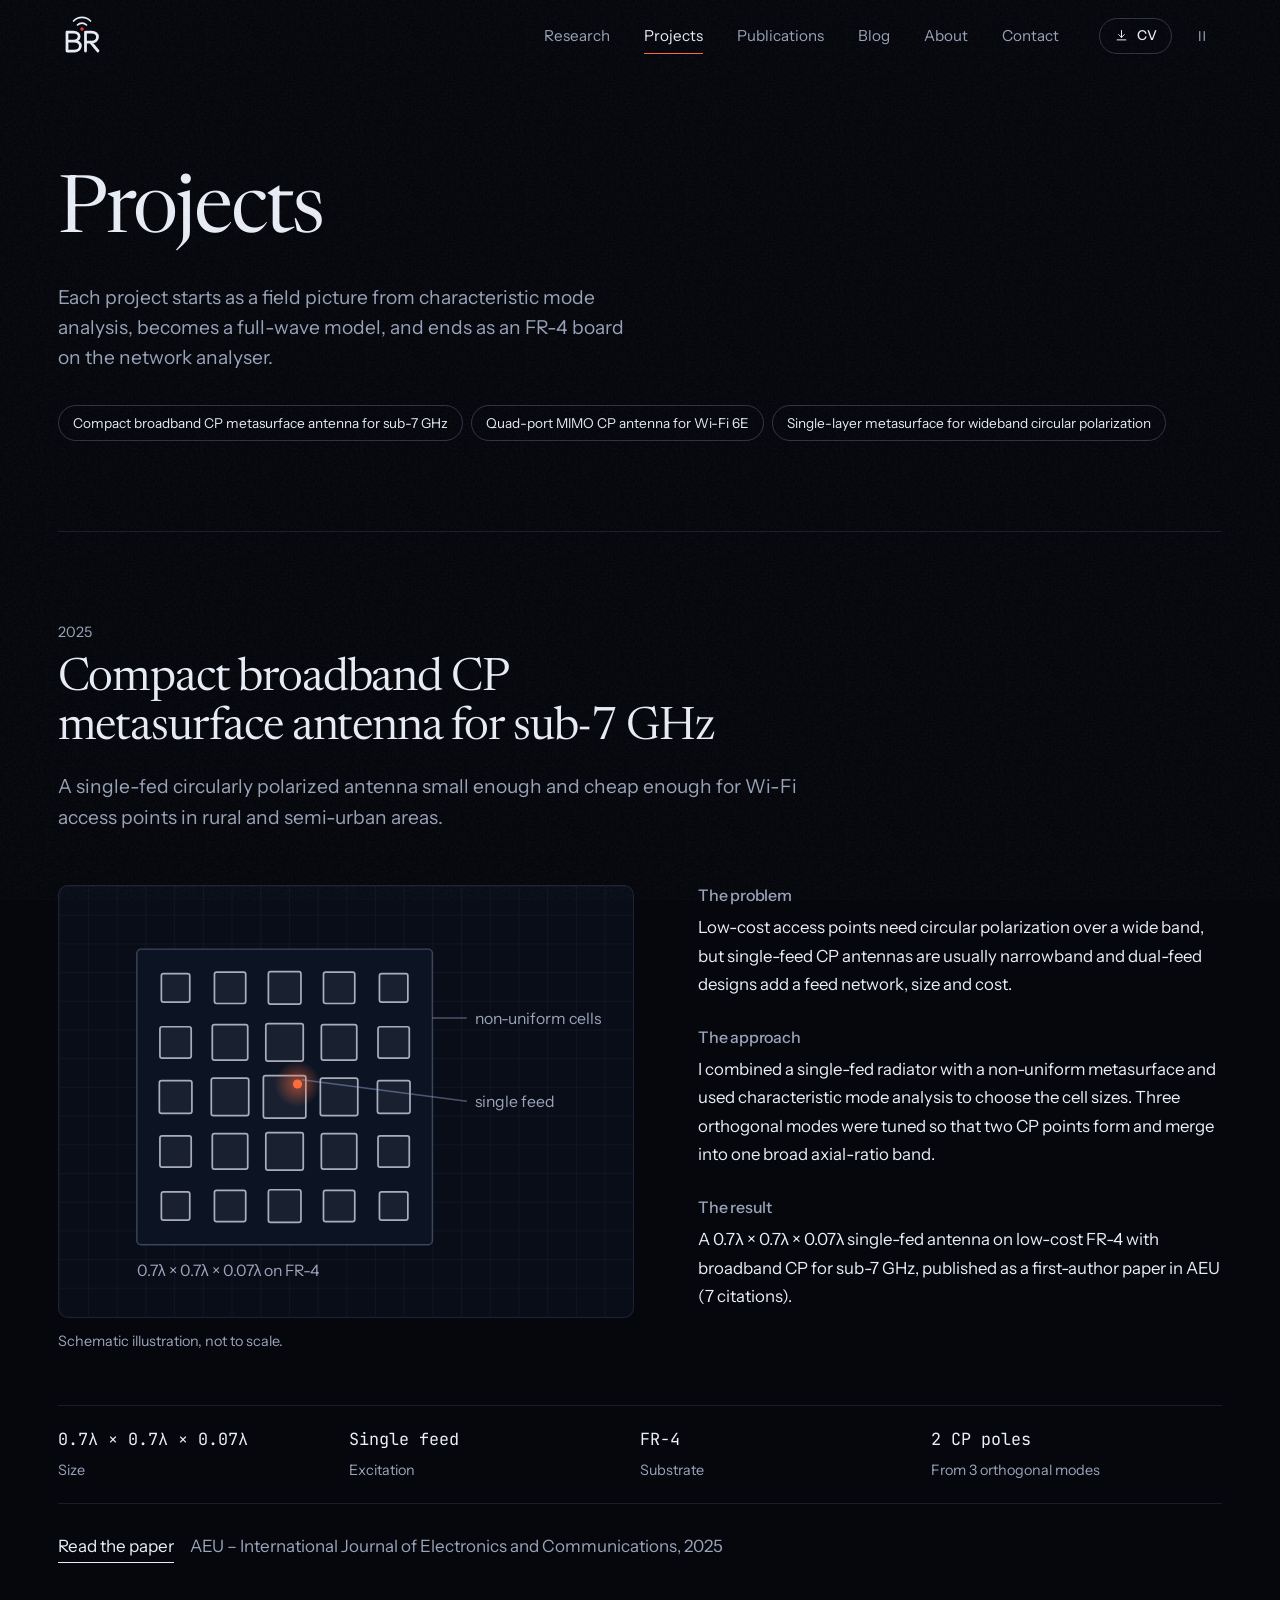
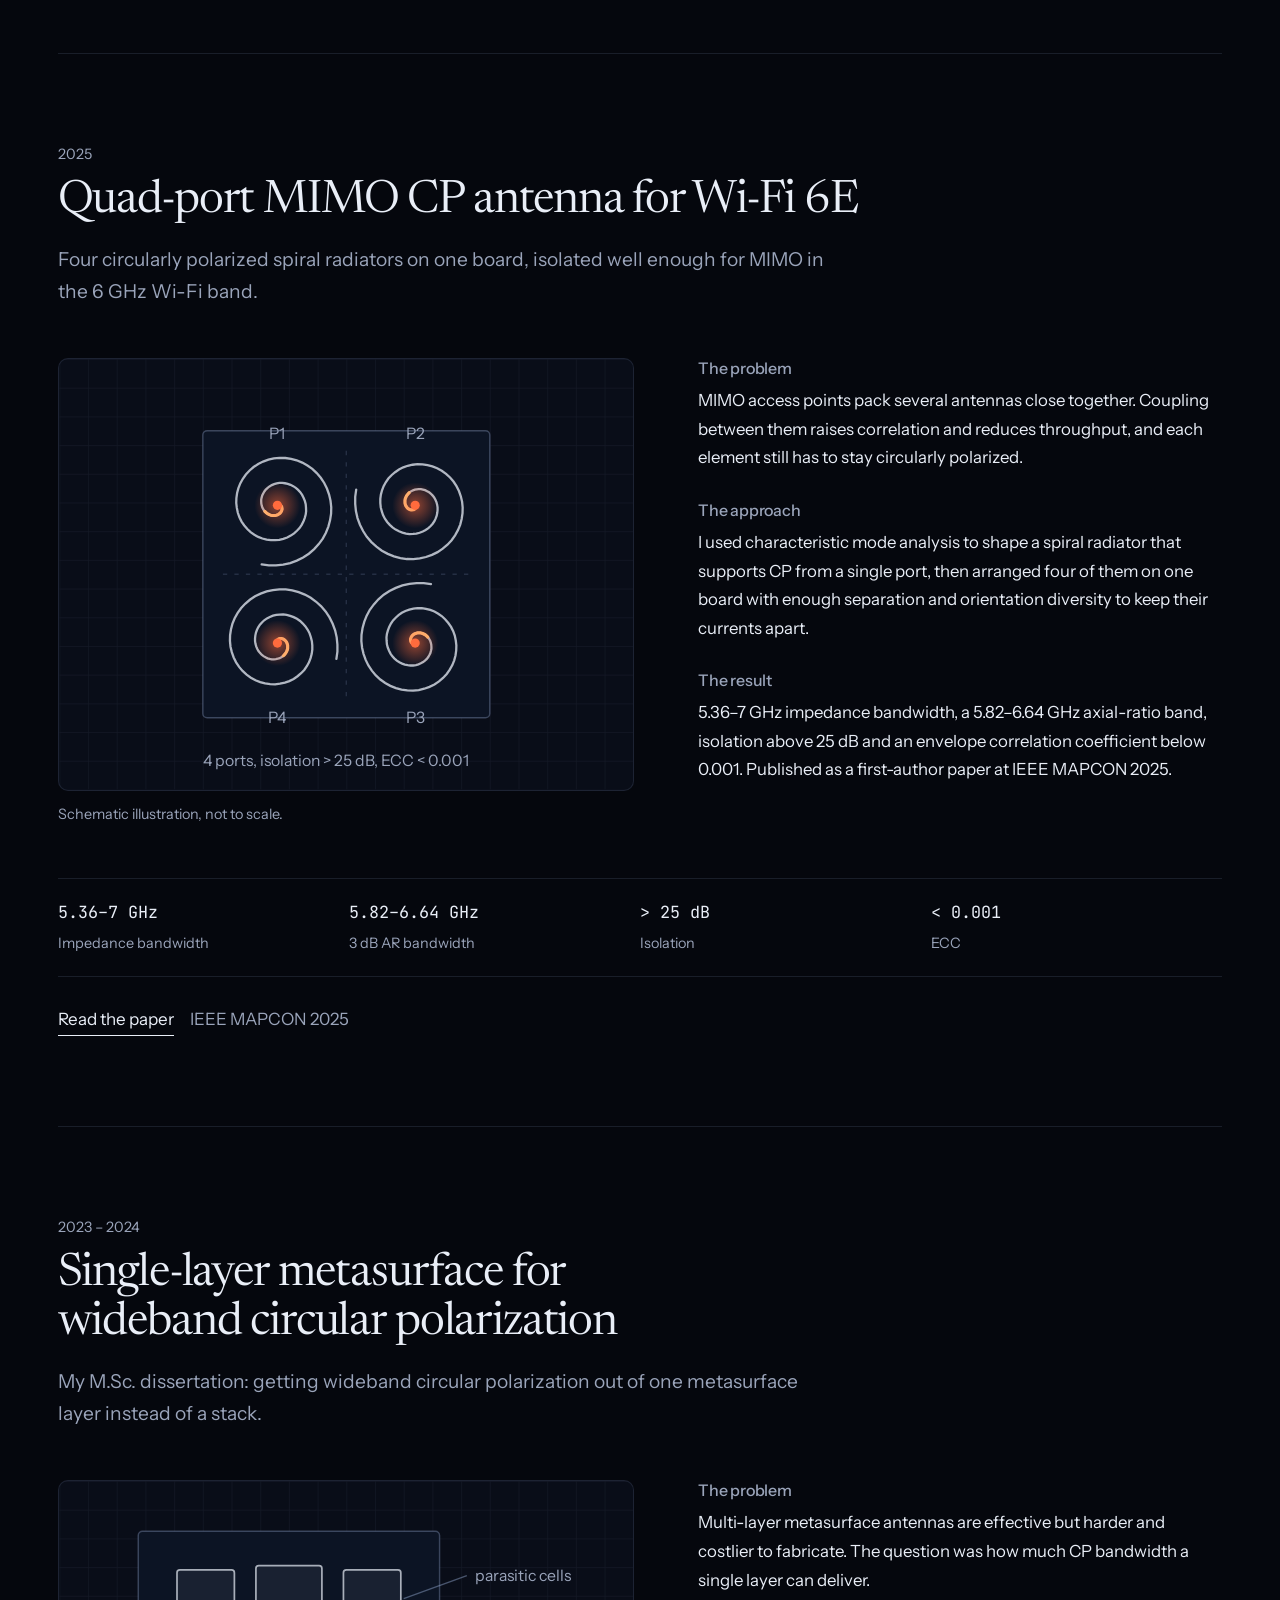
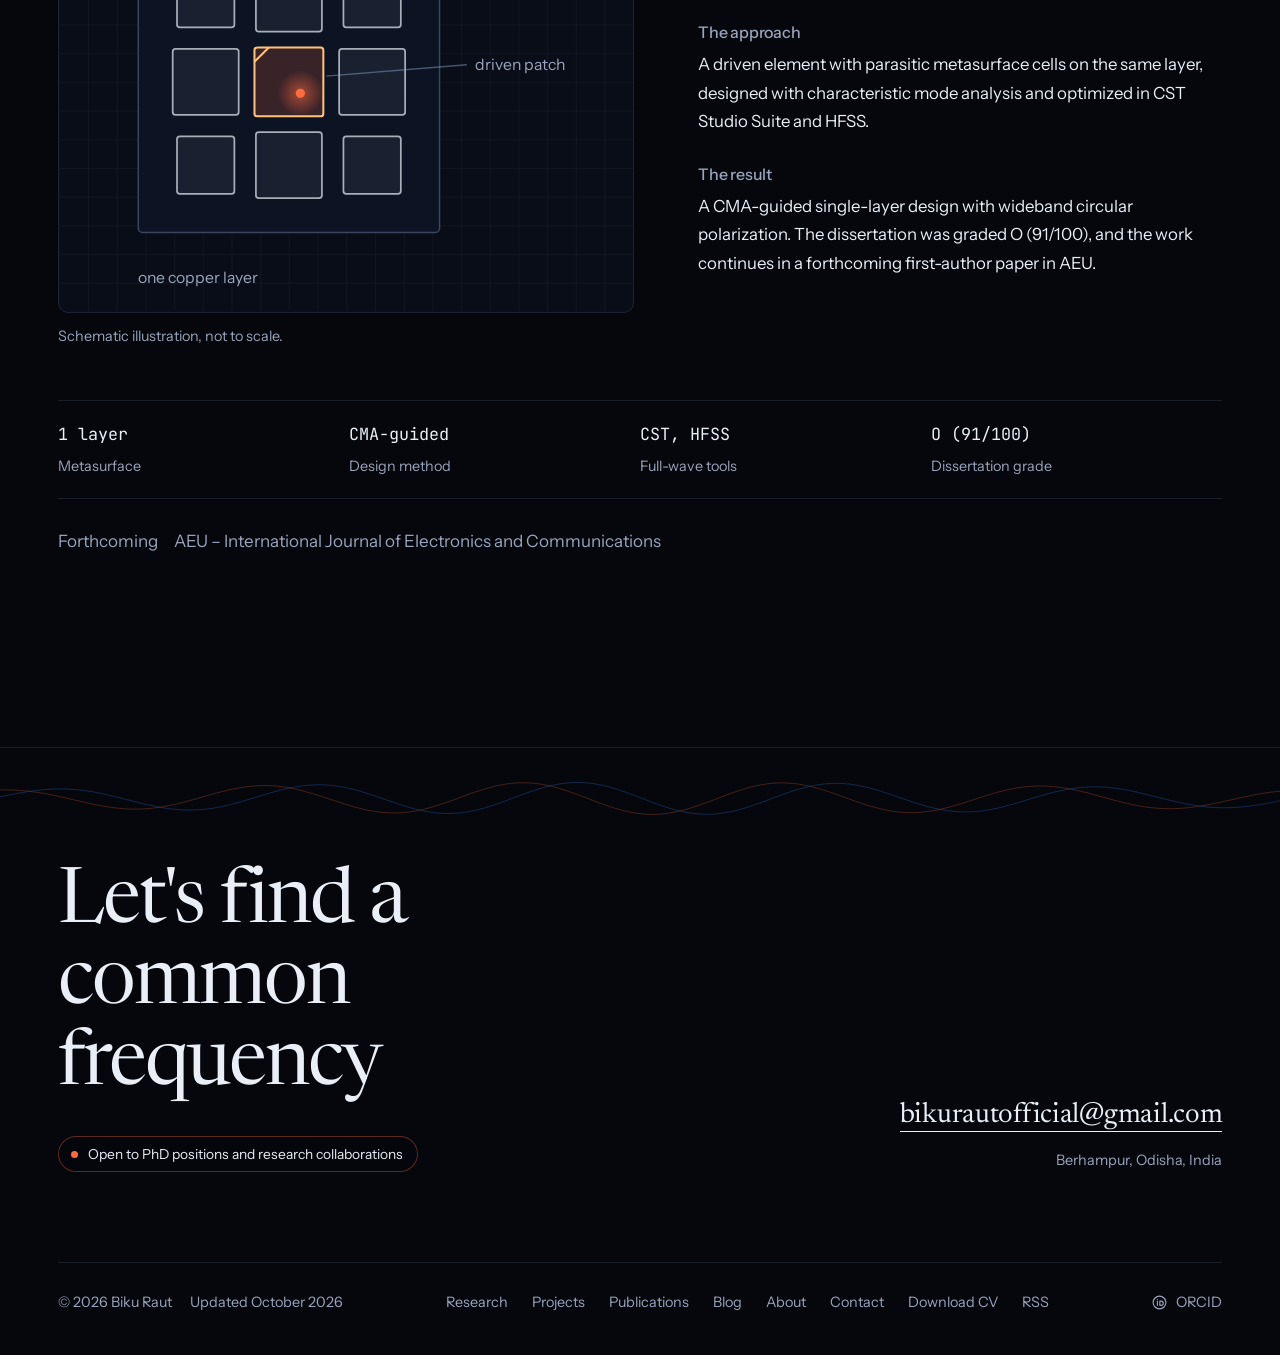
<file: projects.html>
<!doctype html>
<html lang="en">
  <head>
    <title>Projects — Biku Raut</title>
    <meta name="description" content="Antenna projects by Biku Raut: a compact broadband CP metasurface antenna, a quad-port MIMO CP antenna for Wi-Fi 6E, and a single-layer CP metasurface.">
    <meta name="keywords" content="antenna design, metasurface, characteristic mode analysis, circular polarization, MIMO antenna, time-varying permittivity, FDTD, Berhampur University">
    <meta name="author" content="Biku Raut">
    <meta property="og:title" content="Projects — Biku Raut">
    <meta property="og:description" content="Antenna projects by Biku Raut: a compact broadband CP metasurface antenna, a quad-port MIMO CP antenna for Wi-Fi 6E, and a single-layer CP metasurface.">
    <meta property="og:type" content="website">
    <meta property="og:site_name" content="Biku Raut">
    <meta property="og:image" content="https://bikuraut1.github.io/Bikuraut/og-image.jpg">
    <meta property="og:image:width" content="1200">
    <meta property="og:image:height" content="630">
    <meta property="og:image:alt" content="Biku Raut: Antenna researcher working on metasurfaces, characteristic modes and time-varying media.">
    <meta property="og:url" content="https://bikuraut1.github.io/Bikuraut/projects.html">
    <meta name="twitter:card" content="summary_large_image">
    <meta name="twitter:title" content="Projects — Biku Raut">
    <meta name="twitter:description" content="Antenna projects by Biku Raut: a compact broadband CP metasurface antenna, a quad-port MIMO CP antenna for Wi-Fi 6E, and a single-layer CP metasurface.">
    <meta name="twitter:image" content="https://bikuraut1.github.io/Bikuraut/og-image.jpg">
    <link rel="canonical" href="https://bikuraut1.github.io/Bikuraut/projects.html">
    <link rel="alternate" type="application/rss+xml" title="Biku Raut: Field notes" href="https://bikuraut1.github.io/Bikuraut/rss.xml">

    <meta charset="UTF-8" />
    <meta name="viewport" content="width=device-width, initial-scale=1.0" />
    <meta name="theme-color" content="#05070D" />
    <meta name="color-scheme" content="dark" />
    <link rel="icon" type="image/svg+xml" href="./favicon.svg" />
    <script type="module" crossorigin src="./assets/projects-D-zC2C39.js"></script>
    <link rel="modulepreload" crossorigin href="./assets/shared-BkRN4mFK.js">
    <link rel="modulepreload" crossorigin href="./assets/projects-Df1N0ssQ.js">
    <link rel="stylesheet" crossorigin href="./assets/shared-CwD7SX03.css">
  </head>
  <body data-page="projects">
    <div id="app"></div>
    <noscript><p class="noscript">Turn on JavaScript to see the live simulations and to search publications.</p></noscript>
  </body>
</html>
</file>
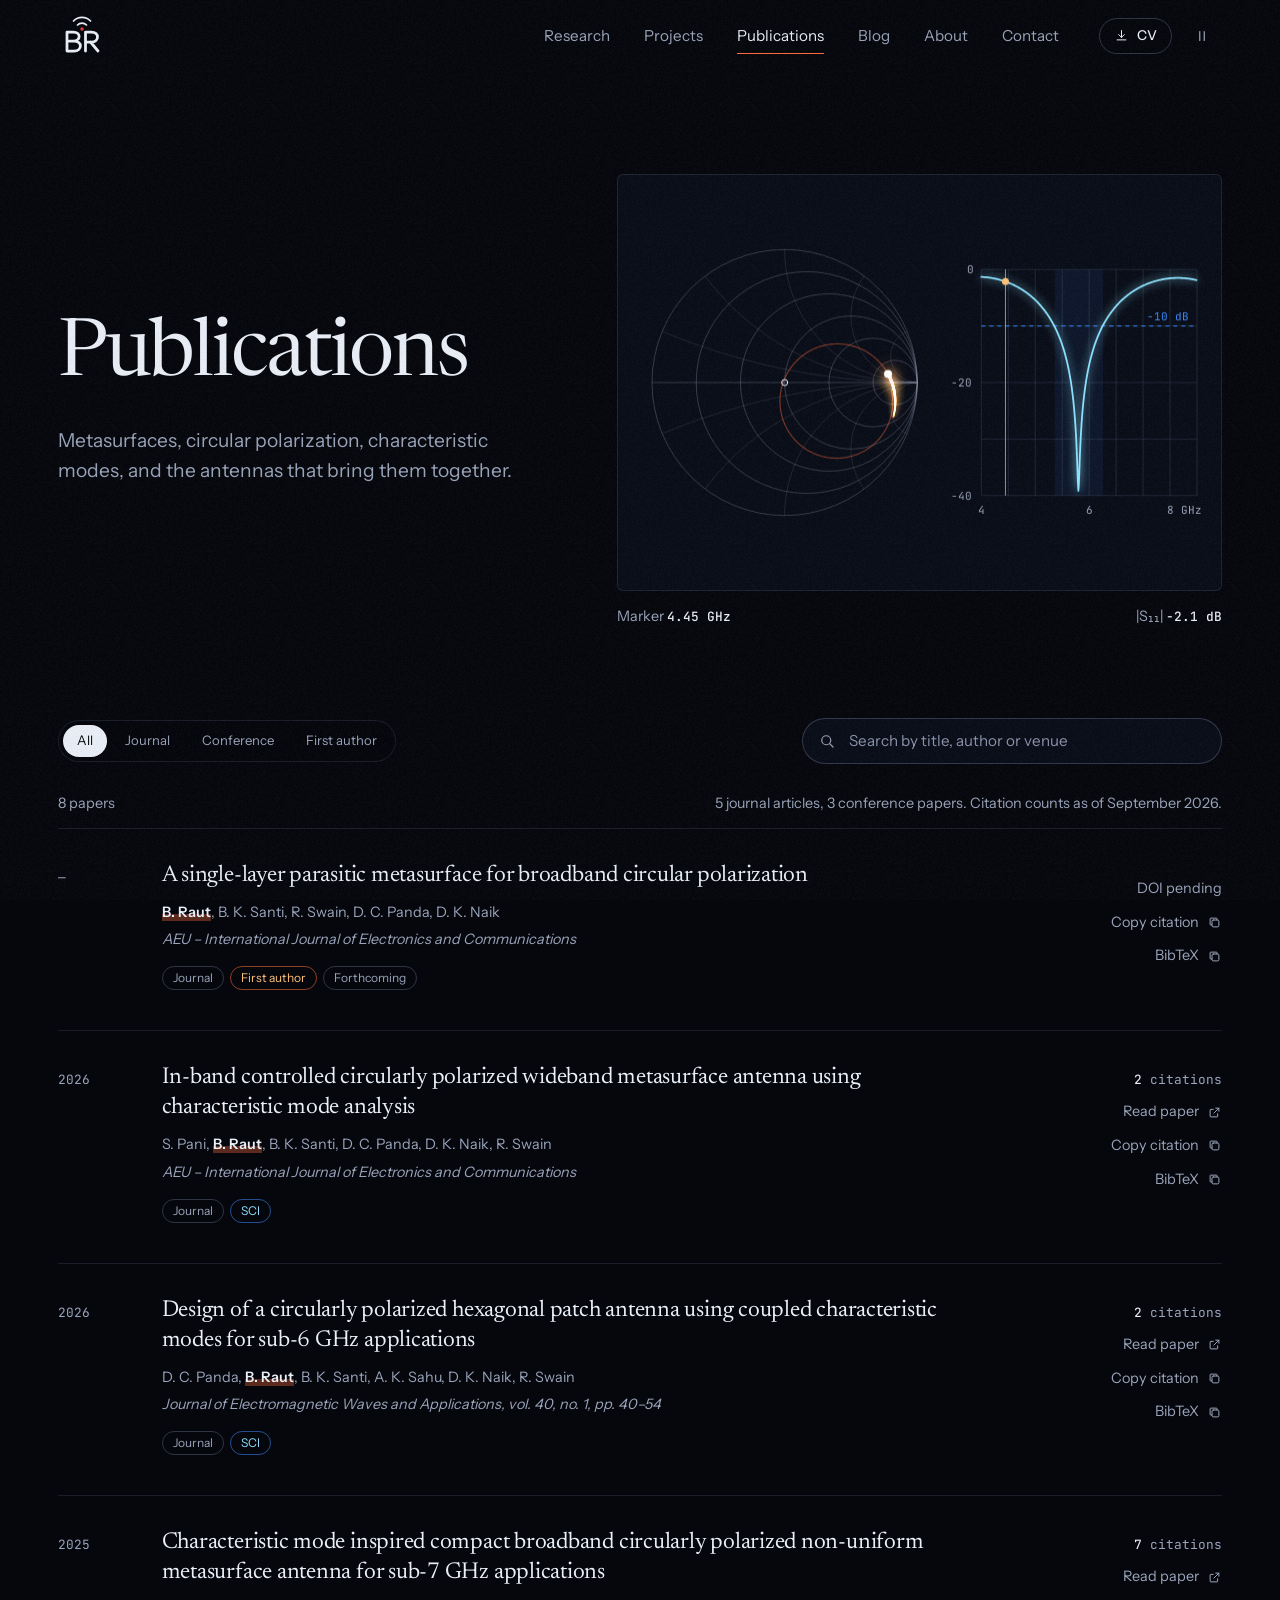
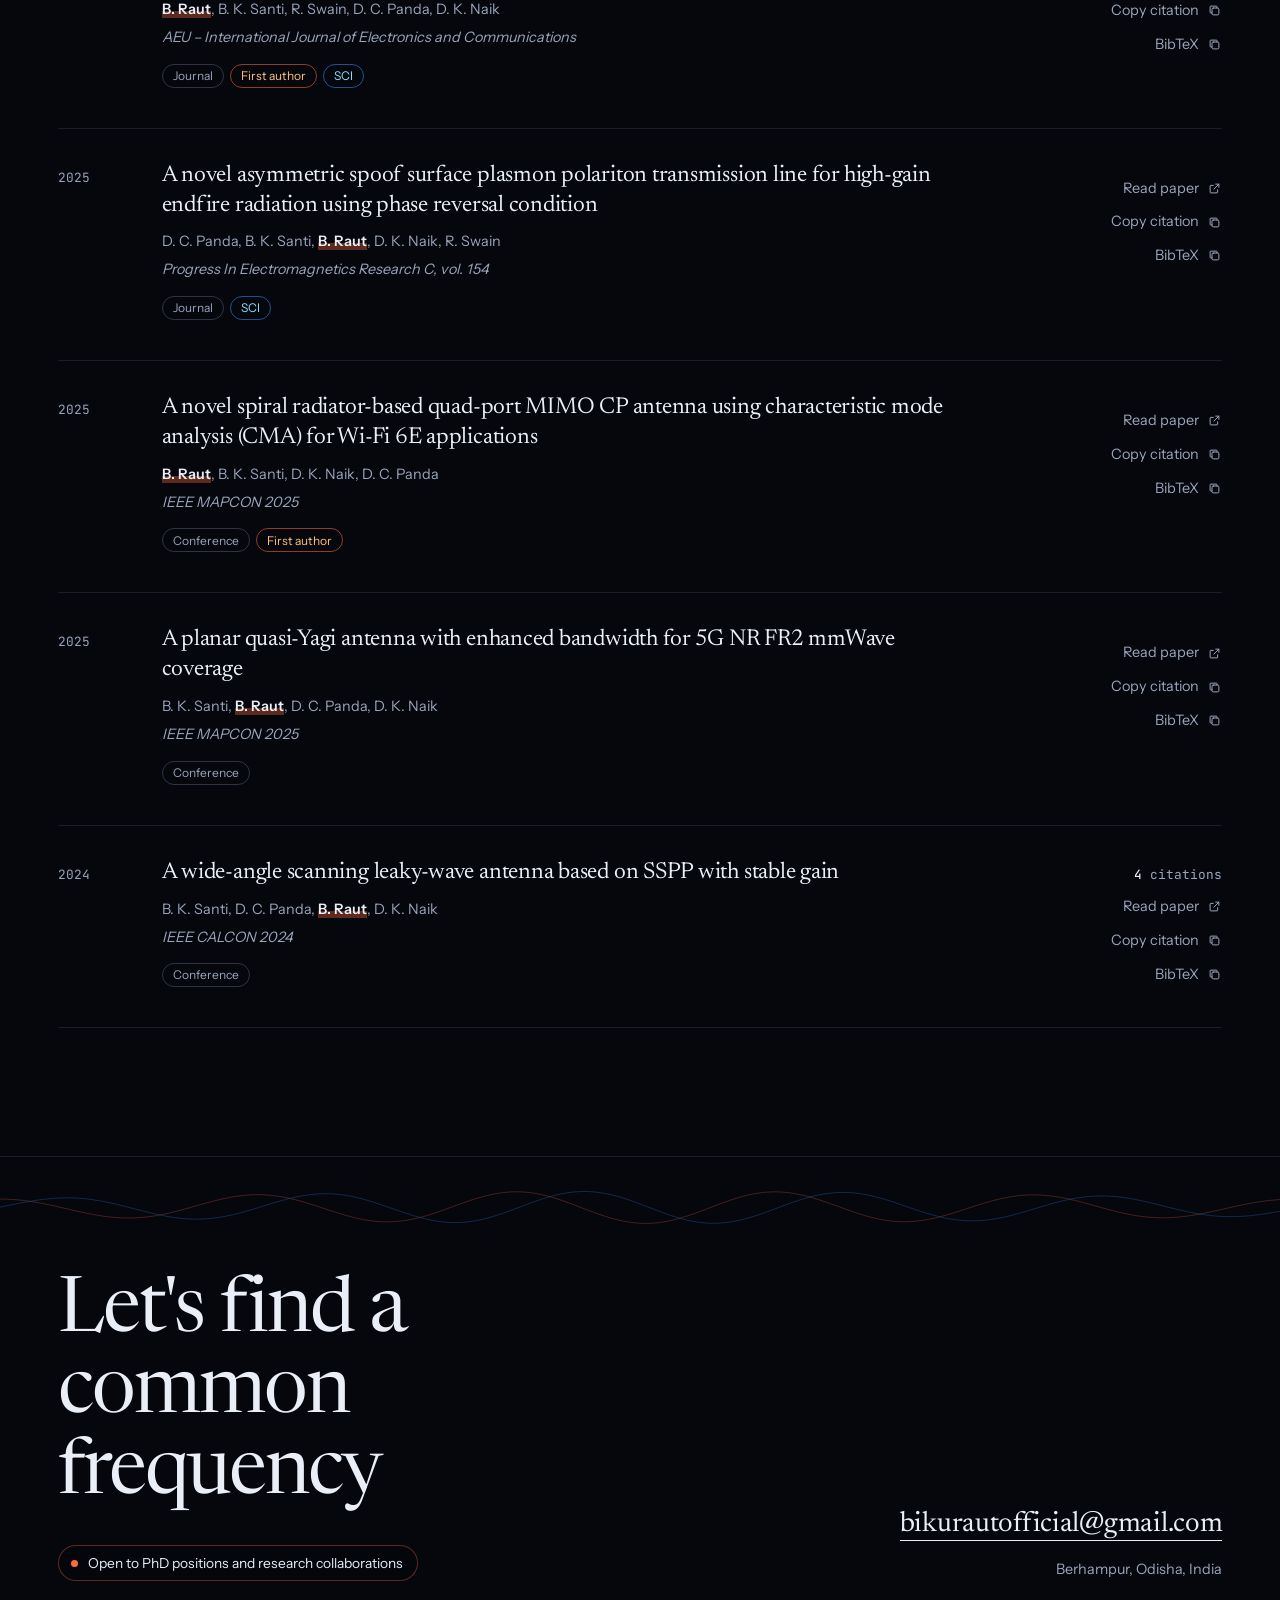
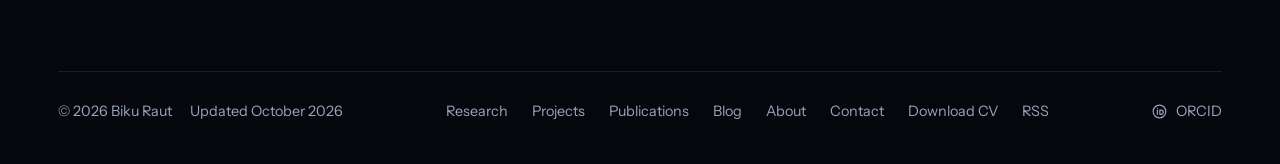
<file: publications.html>
<!doctype html>
<html lang="en">
  <head>
    <title>Publications — Biku Raut</title>
    <meta name="description" content="Journal articles and conference papers by Biku Raut on metasurfaces, characteristic mode analysis and circularly polarized antennas.">
    <meta name="keywords" content="antenna design, metasurface, characteristic mode analysis, circular polarization, MIMO antenna, time-varying permittivity, FDTD, Berhampur University">
    <meta name="author" content="Biku Raut">
    <meta property="og:title" content="Publications — Biku Raut">
    <meta property="og:description" content="Journal articles and conference papers by Biku Raut on metasurfaces, characteristic mode analysis and circularly polarized antennas.">
    <meta property="og:type" content="website">
    <meta property="og:site_name" content="Biku Raut">
    <meta property="og:image" content="https://bikuraut1.github.io/Bikuraut/og-image.jpg">
    <meta property="og:image:width" content="1200">
    <meta property="og:image:height" content="630">
    <meta property="og:image:alt" content="Biku Raut: Antenna researcher working on metasurfaces, characteristic modes and time-varying media.">
    <meta property="og:url" content="https://bikuraut1.github.io/Bikuraut/publications.html">
    <meta name="twitter:card" content="summary_large_image">
    <meta name="twitter:title" content="Publications — Biku Raut">
    <meta name="twitter:description" content="Journal articles and conference papers by Biku Raut on metasurfaces, characteristic mode analysis and circularly polarized antennas.">
    <meta name="twitter:image" content="https://bikuraut1.github.io/Bikuraut/og-image.jpg">
    <link rel="canonical" href="https://bikuraut1.github.io/Bikuraut/publications.html">
    <link rel="alternate" type="application/rss+xml" title="Biku Raut: Field notes" href="https://bikuraut1.github.io/Bikuraut/rss.xml">
    <script type="application/ld+json">{"@context":"https://schema.org","@type":"ItemList","itemListElement":[{"@type":"ListItem","position":1,"item":{"@type":"ScholarlyArticle","headline":"Characteristic mode inspired compact broadband circularly polarized non-uniform metasurface antenna for sub-7 GHz applications","author":[{"@type":"Person","name":"B. Raut"},{"@type":"Person","name":"B. K. Santi"},{"@type":"Person","name":"R. Swain"},{"@type":"Person","name":"D. C. Panda"},{"@type":"Person","name":"D. K. Naik"}],"isPartOf":{"@type":"Periodical","name":"AEU – International Journal of Electronics and Communications"},"datePublished":"2025","sameAs":"https://doi.org/10.1016/j.aeue.2025.155939","identifier":"10.1016/j.aeue.2025.155939"}},{"@type":"ListItem","position":2,"item":{"@type":"ScholarlyArticle","headline":"In-band controlled circularly polarized wideband metasurface antenna using characteristic mode analysis","author":[{"@type":"Person","name":"S. Pani"},{"@type":"Person","name":"B. Raut"},{"@type":"Person","name":"B. K. Santi"},{"@type":"Person","name":"D. C. Panda"},{"@type":"Person","name":"D. K. Naik"},{"@type":"Person","name":"R. Swain"}],"isPartOf":{"@type":"Periodical","name":"AEU – International Journal of Electronics and Communications"},"datePublished":"2026","sameAs":"https://doi.org/10.1016/j.aeue.2026.156342","identifier":"10.1016/j.aeue.2026.156342"}},{"@type":"ListItem","position":3,"item":{"@type":"ScholarlyArticle","headline":"Design of a circularly polarized hexagonal patch antenna using coupled characteristic modes for sub-6 GHz applications","author":[{"@type":"Person","name":"D. C. Panda"},{"@type":"Person","name":"B. Raut"},{"@type":"Person","name":"B. K. Santi"},{"@type":"Person","name":"A. K. Sahu"},{"@type":"Person","name":"D. K. Naik"},{"@type":"Person","name":"R. Swain"}],"isPartOf":{"@type":"Periodical","name":"Journal of Electromagnetic Waves and Applications"},"datePublished":"2026","sameAs":"https://doi.org/10.1080/09205071.2025.2562126","identifier":"10.1080/09205071.2025.2562126"}},{"@type":"ListItem","position":4,"item":{"@type":"ScholarlyArticle","headline":"A novel asymmetric spoof surface plasmon polariton transmission line for high-gain endfire radiation using phase reversal condition","author":[{"@type":"Person","name":"D. C. Panda"},{"@type":"Person","name":"B. K. Santi"},{"@type":"Person","name":"B. Raut"},{"@type":"Person","name":"D. K. Naik"},{"@type":"Person","name":"R. Swain"}],"isPartOf":{"@type":"Periodical","name":"Progress In Electromagnetics Research C"},"datePublished":"2025","sameAs":"https://doi.org/10.2528/pierc24120604","identifier":"10.2528/pierc24120604"}},{"@type":"ListItem","position":5,"item":{"@type":"ScholarlyArticle","headline":"A single-layer parasitic metasurface for broadband circular polarization","author":[{"@type":"Person","name":"B. Raut"},{"@type":"Person","name":"B. K. Santi"},{"@type":"Person","name":"R. Swain"},{"@type":"Person","name":"D. C. Panda"},{"@type":"Person","name":"D. K. Naik"}],"isPartOf":{"@type":"Periodical","name":"AEU – International Journal of Electronics and Communications"}}},{"@type":"ListItem","position":6,"item":{"@type":"ScholarlyArticle","headline":"A novel spiral radiator-based quad-port MIMO CP antenna using characteristic mode analysis (CMA) for Wi-Fi 6E applications","author":[{"@type":"Person","name":"B. Raut"},{"@type":"Person","name":"B. K. Santi"},{"@type":"Person","name":"D. K. Naik"},{"@type":"Person","name":"D. C. Panda"}],"isPartOf":{"@type":"Event","name":"IEEE MAPCON 2025"},"datePublished":"2025","sameAs":"https://doi.org/10.1109/mapcon65020.2025.11426676","identifier":"10.1109/mapcon65020.2025.11426676"}},{"@type":"ListItem","position":7,"item":{"@type":"ScholarlyArticle","headline":"A planar quasi-Yagi antenna with enhanced bandwidth for 5G NR FR2 mmWave coverage","author":[{"@type":"Person","name":"B. K. Santi"},{"@type":"Person","name":"B. Raut"},{"@type":"Person","name":"D. C. Panda"},{"@type":"Person","name":"D. K. Naik"}],"isPartOf":{"@type":"Event","name":"IEEE MAPCON 2025"},"datePublished":"2025","sameAs":"https://doi.org/10.1109/mapcon65020.2025.11426678","identifier":"10.1109/mapcon65020.2025.11426678"}},{"@type":"ListItem","position":8,"item":{"@type":"ScholarlyArticle","headline":"A wide-angle scanning leaky-wave antenna based on SSPP with stable gain","author":[{"@type":"Person","name":"B. K. Santi"},{"@type":"Person","name":"D. C. Panda"},{"@type":"Person","name":"B. Raut"},{"@type":"Person","name":"D. K. Naik"}],"isPartOf":{"@type":"Event","name":"IEEE CALCON 2024"},"datePublished":"2024","sameAs":"https://doi.org/10.1109/calcon63337.2024.10914096","identifier":"10.1109/calcon63337.2024.10914096"}}]}</script>

    <meta charset="UTF-8" />
    <meta name="viewport" content="width=device-width, initial-scale=1.0" />
    <meta name="theme-color" content="#05070D" />
    <meta name="color-scheme" content="dark" />
    <link rel="icon" type="image/svg+xml" href="./favicon.svg" />
    <script type="module" crossorigin src="./assets/publications-CdrehUAP.js"></script>
    <link rel="modulepreload" crossorigin href="./assets/shared-BkRN4mFK.js">
    <link rel="modulepreload" crossorigin href="./assets/preload-helper-uBIymjUX.js">
    <link rel="stylesheet" crossorigin href="./assets/shared-CwD7SX03.css">
  </head>
  <body data-page="publications">
    <div id="app"></div>
    <noscript><p class="noscript">Turn on JavaScript to see the live simulations and to search publications.</p></noscript>
  </body>
</html>
</file>
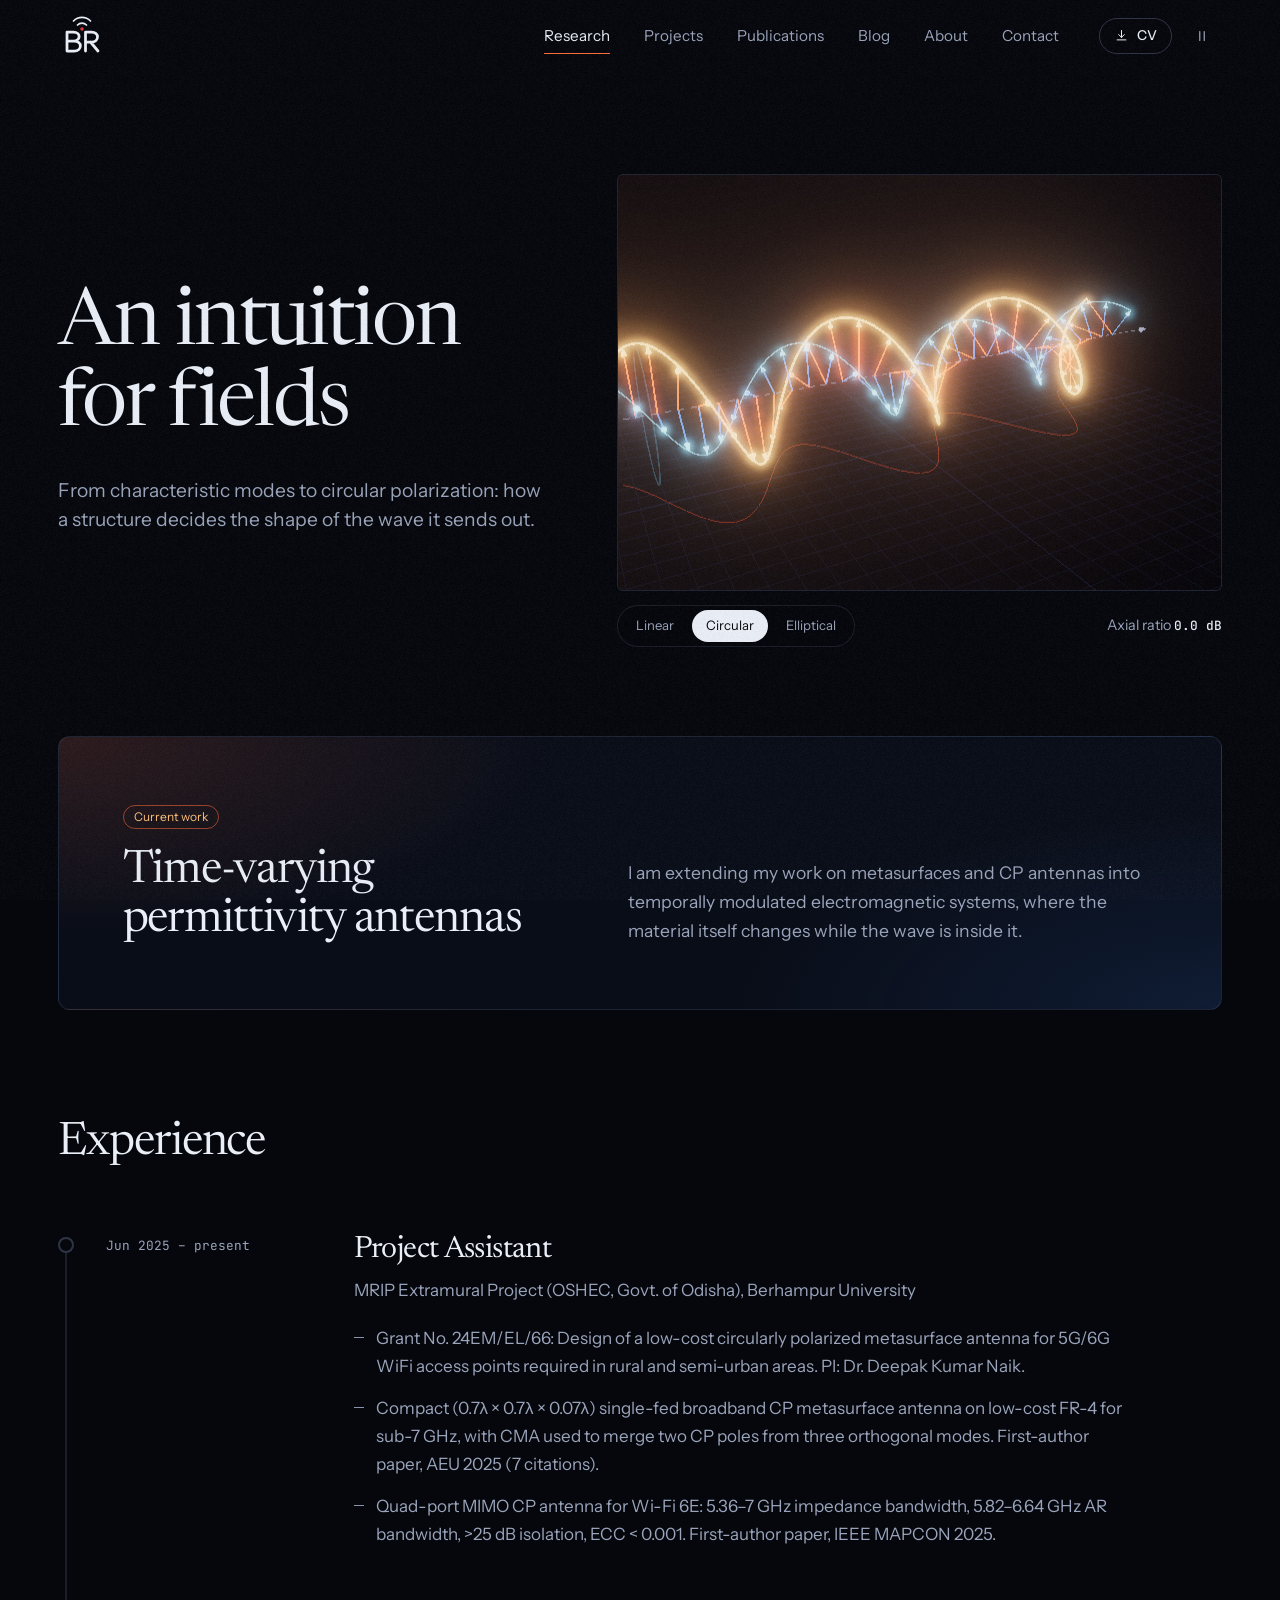
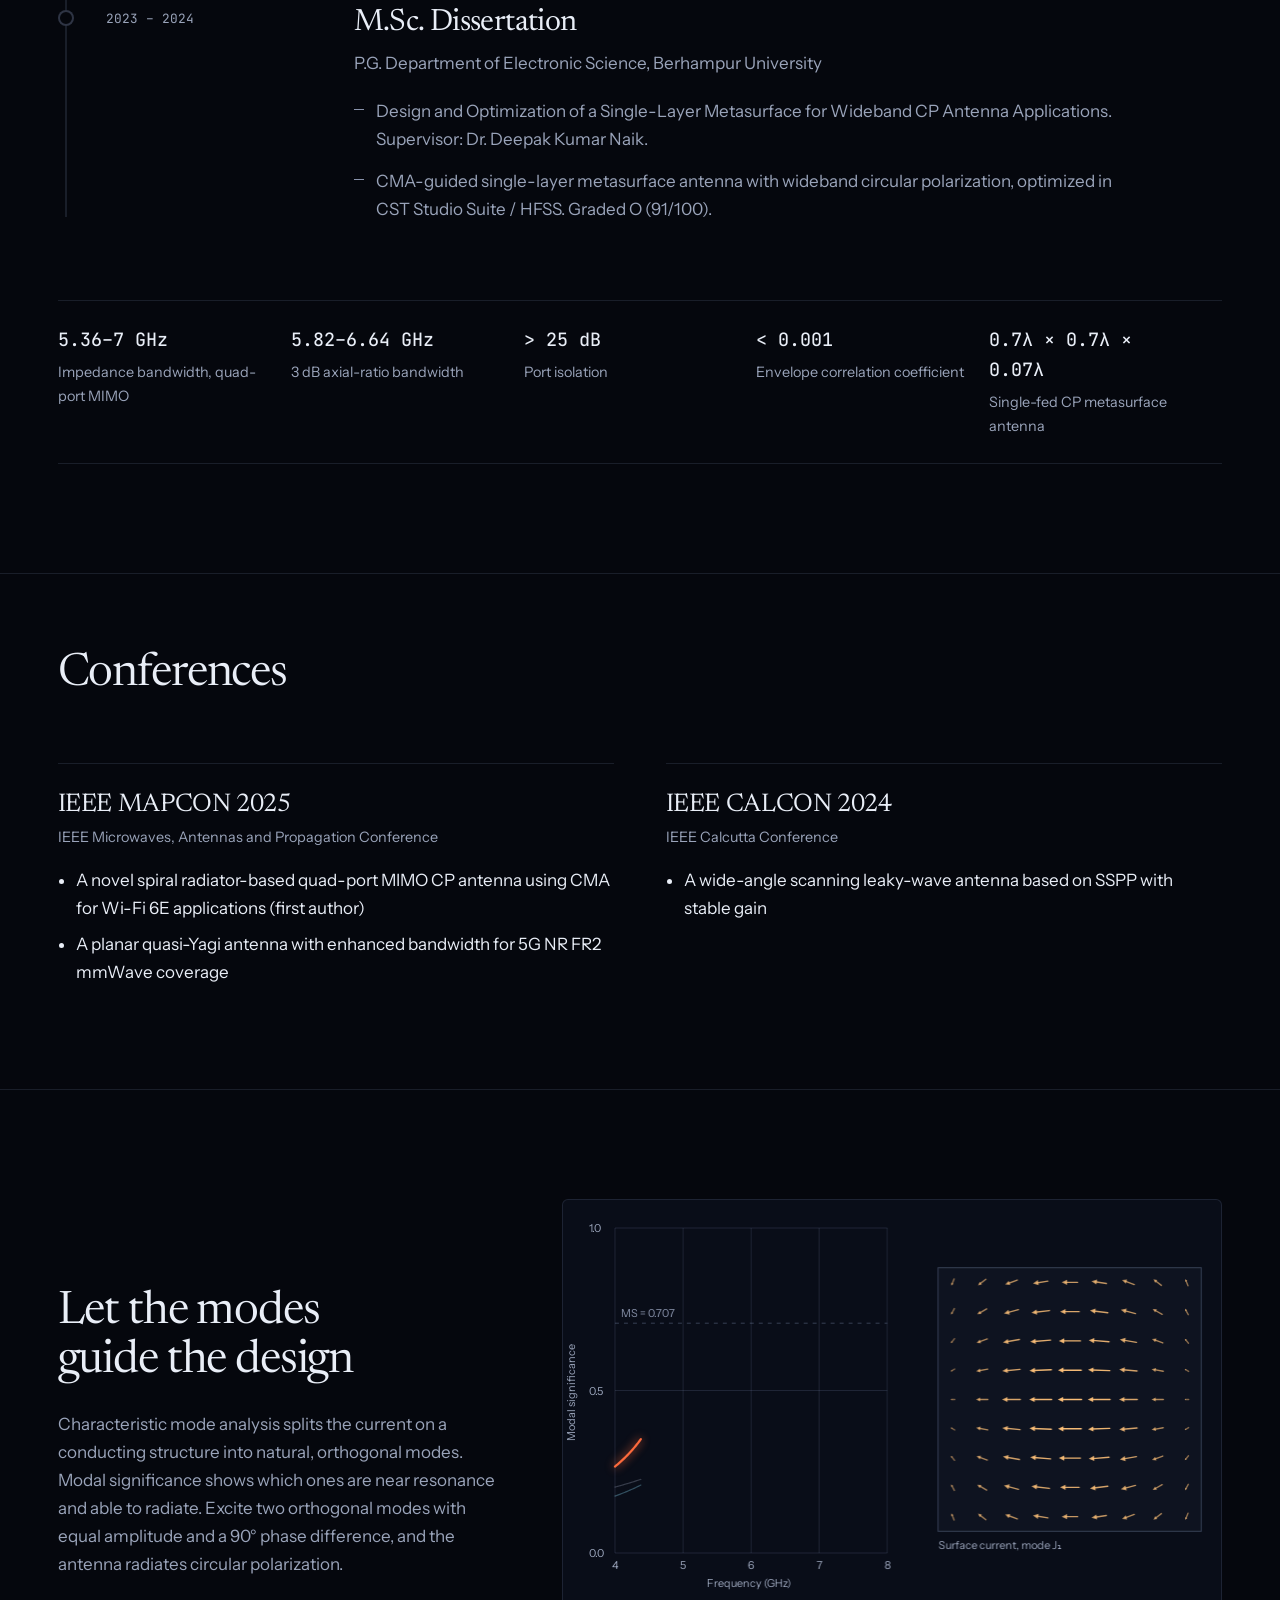
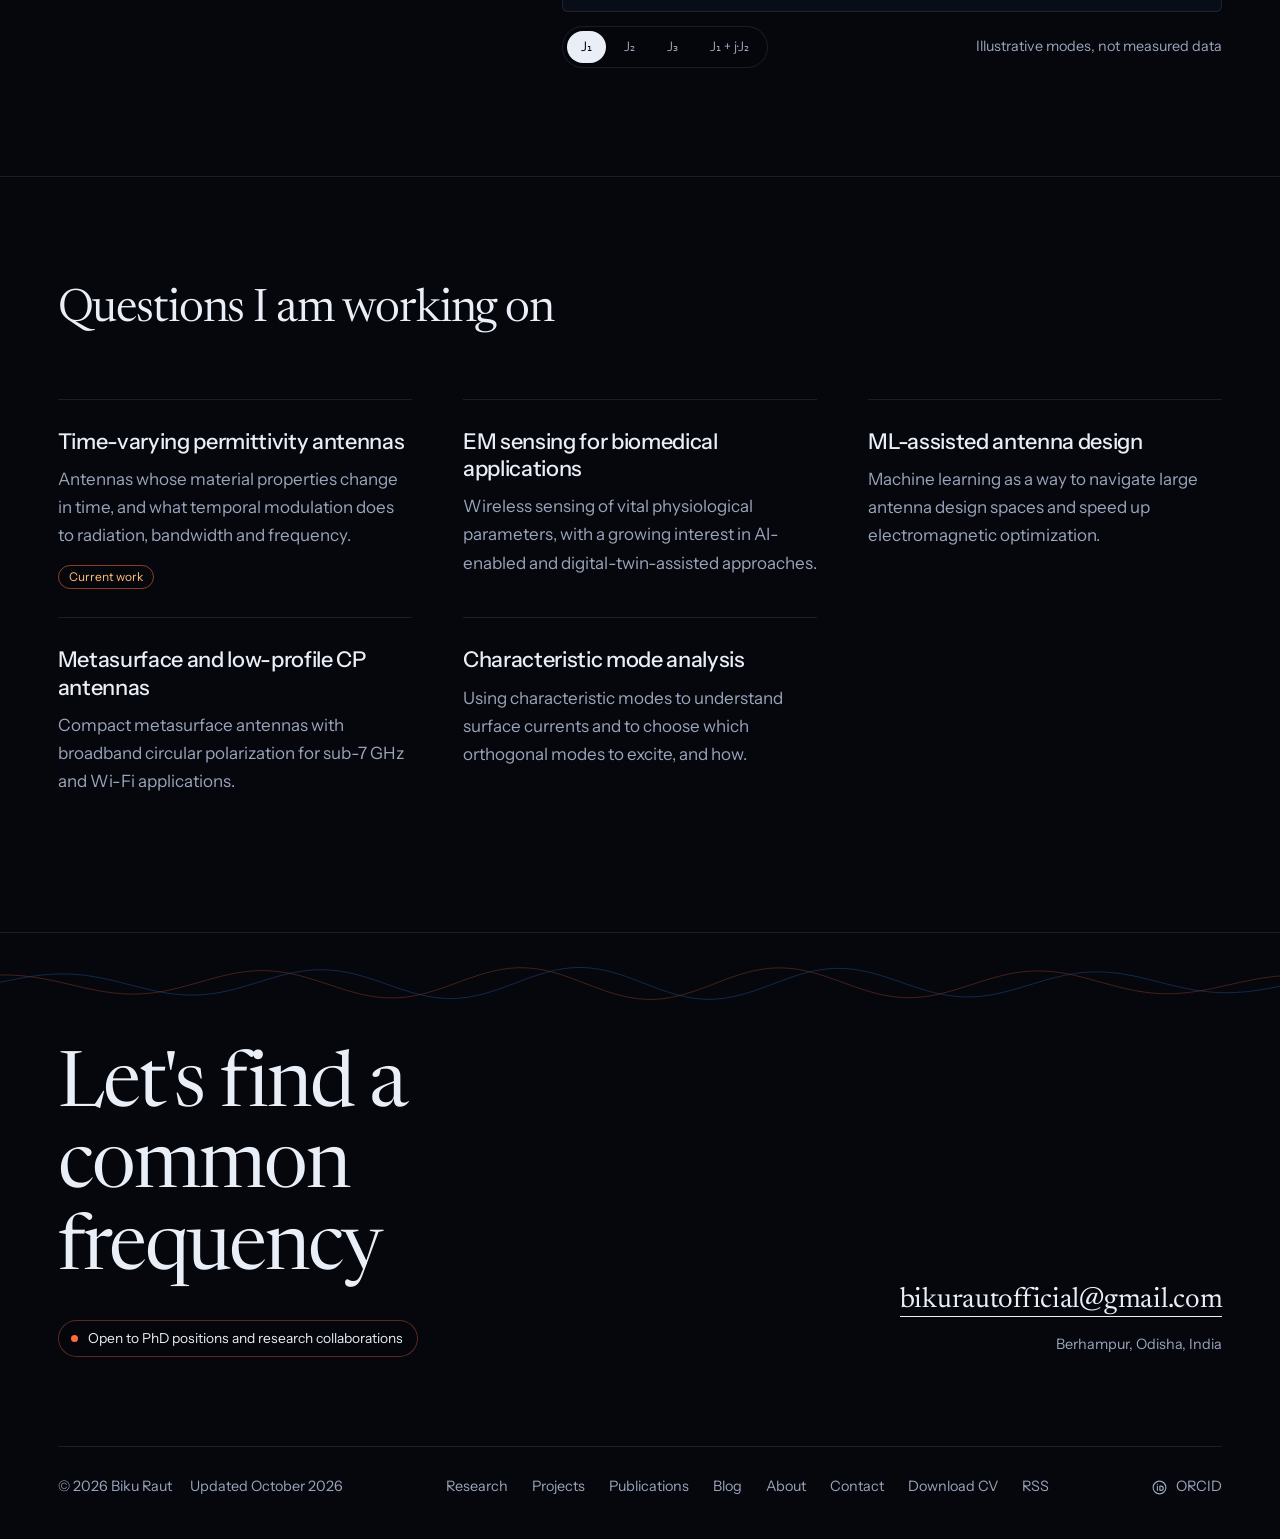
<file: research.html>
<!doctype html>
<html lang="en">
  <head>
    <title>Research — Biku Raut</title>
    <meta name="description" content="Circularly polarized metasurface antennas, characteristic mode analysis, MIMO antennas and time-varying permittivity research by Biku Raut.">
    <meta name="keywords" content="antenna design, metasurface, characteristic mode analysis, circular polarization, MIMO antenna, time-varying permittivity, FDTD, Berhampur University">
    <meta name="author" content="Biku Raut">
    <meta property="og:title" content="Research — Biku Raut">
    <meta property="og:description" content="Circularly polarized metasurface antennas, characteristic mode analysis, MIMO antennas and time-varying permittivity research by Biku Raut.">
    <meta property="og:type" content="website">
    <meta property="og:site_name" content="Biku Raut">
    <meta property="og:image" content="https://bikuraut1.github.io/Bikuraut/og-image.jpg">
    <meta property="og:image:width" content="1200">
    <meta property="og:image:height" content="630">
    <meta property="og:image:alt" content="Biku Raut: Antenna researcher working on metasurfaces, characteristic modes and time-varying media.">
    <meta property="og:url" content="https://bikuraut1.github.io/Bikuraut/research.html">
    <meta name="twitter:card" content="summary_large_image">
    <meta name="twitter:title" content="Research — Biku Raut">
    <meta name="twitter:description" content="Circularly polarized metasurface antennas, characteristic mode analysis, MIMO antennas and time-varying permittivity research by Biku Raut.">
    <meta name="twitter:image" content="https://bikuraut1.github.io/Bikuraut/og-image.jpg">
    <link rel="canonical" href="https://bikuraut1.github.io/Bikuraut/research.html">
    <link rel="alternate" type="application/rss+xml" title="Biku Raut: Field notes" href="https://bikuraut1.github.io/Bikuraut/rss.xml">

    <meta charset="UTF-8" />
    <meta name="viewport" content="width=device-width, initial-scale=1.0" />
    <meta name="theme-color" content="#05070D" />
    <meta name="color-scheme" content="dark" />
    <link rel="icon" type="image/svg+xml" href="./favicon.svg" />
    <script type="module" crossorigin src="./assets/research-B6-xVF2A.js"></script>
    <link rel="modulepreload" crossorigin href="./assets/shared-BkRN4mFK.js">
    <link rel="modulepreload" crossorigin href="./assets/preload-helper-uBIymjUX.js">
    <link rel="stylesheet" crossorigin href="./assets/shared-CwD7SX03.css">
  </head>
  <body data-page="research">
    <div id="app"></div>
    <noscript><p class="noscript">Turn on JavaScript to see the live simulations and to search publications.</p></noscript>
  </body>
</html>
</file>
<file: assets/shared-CwD7SX03.css>
@font-face{font-family:Newsreader Variable;font-style:normal;font-display:swap;font-weight:200 800;src:url(./newsreader-vietnamese-opsz-normal-BjhtXyW2.woff2)format("woff2-variations");unicode-range:U+102-103,U+110-111,U+128-129,U+168-169,U+1A0-1A1,U+1AF-1B0,U+300-301,U+303-304,U+308-309,U+323,U+329,U+1EA0-1EF9,U+20AB}@font-face{font-family:Newsreader Variable;font-style:normal;font-display:swap;font-weight:200 800;src:url(./newsreader-latin-ext-opsz-normal-BQn1nviT.woff2)format("woff2-variations");unicode-range:U+100-2BA,U+2BD-2C5,U+2C7-2CC,U+2CE-2D7,U+2DD-2FF,U+304,U+308,U+329,U+1D00-1DBF,U+1E00-1E9F,U+1EF2-1EFF,U+2020,U+20A0-20AB,U+20AD-20C0,U+2113,U+2C60-2C7F,U+A720-A7FF}@font-face{font-family:Newsreader Variable;font-style:normal;font-display:swap;font-weight:200 800;src:url(./newsreader-latin-opsz-normal-s-izfB6B.woff2)format("woff2-variations");unicode-range:U+??,U+131,U+152-153,U+2BB-2BC,U+2C6,U+2DA,U+2DC,U+304,U+308,U+329,U+2000-206F,U+20AC,U+2122,U+2191,U+2193,U+2212,U+2215,U+FEFF,U+FFFD}@font-face{font-family:Newsreader Variable;font-style:italic;font-display:swap;font-weight:200 800;src:url(./newsreader-vietnamese-opsz-italic-DTr-ymY4.woff2)format("woff2-variations");unicode-range:U+102-103,U+110-111,U+128-129,U+168-169,U+1A0-1A1,U+1AF-1B0,U+300-301,U+303-304,U+308-309,U+323,U+329,U+1EA0-1EF9,U+20AB}@font-face{font-family:Newsreader Variable;font-style:italic;font-display:swap;font-weight:200 800;src:url(./newsreader-latin-ext-opsz-italic-CSPGnFdO.woff2)format("woff2-variations");unicode-range:U+100-2BA,U+2BD-2C5,U+2C7-2CC,U+2CE-2D7,U+2DD-2FF,U+304,U+308,U+329,U+1D00-1DBF,U+1E00-1E9F,U+1EF2-1EFF,U+2020,U+20A0-20AB,U+20AD-20C0,U+2113,U+2C60-2C7F,U+A720-A7FF}@font-face{font-family:Newsreader Variable;font-style:italic;font-display:swap;font-weight:200 800;src:url(./newsreader-latin-opsz-italic-kJKFiXvB.woff2)format("woff2-variations");unicode-range:U+??,U+131,U+152-153,U+2BB-2BC,U+2C6,U+2DA,U+2DC,U+304,U+308,U+329,U+2000-206F,U+20AC,U+2122,U+2191,U+2193,U+2212,U+2215,U+FEFF,U+FFFD}@font-face{font-family:Instrument Sans Variable;font-style:normal;font-display:swap;font-weight:400 700;src:url(./instrument-sans-latin-ext-wght-normal-B5bTHO_g.woff2)format("woff2-variations");unicode-range:U+100-2BA,U+2BD-2C5,U+2C7-2CC,U+2CE-2D7,U+2DD-2FF,U+304,U+308,U+329,U+1D00-1DBF,U+1E00-1E9F,U+1EF2-1EFF,U+2020,U+20A0-20AB,U+20AD-20C0,U+2113,U+2C60-2C7F,U+A720-A7FF}@font-face{font-family:Instrument Sans Variable;font-style:normal;font-display:swap;font-weight:400 700;src:url(./instrument-sans-latin-wght-normal-BbzFLZTg.woff2)format("woff2-variations");unicode-range:U+??,U+131,U+152-153,U+2BB-2BC,U+2C6,U+2DA,U+2DC,U+304,U+308,U+329,U+2000-206F,U+20AC,U+2122,U+2191,U+2193,U+2212,U+2215,U+FEFF,U+FFFD}@font-face{font-family:JetBrains Mono Variable;font-style:normal;font-display:swap;font-weight:100 800;src:url([data-uri])format("woff2-variations");unicode-range:U+460-52F,U+1C80-1C8A,U+20B4,U+2DE0-2DFF,U+A640-A69F,U+FE2E-FE2F}@font-face{font-family:JetBrains Mono Variable;font-style:normal;font-display:swap;font-weight:100 800;src:url(./jetbrains-mono-cyrillic-wght-normal-D73BlboJ.woff2)format("woff2-variations");unicode-range:U+301,U+400-45F,U+490-491,U+4B0-4B1,U+2116}@font-face{font-family:JetBrains Mono Variable;font-style:normal;font-display:swap;font-weight:100 800;src:url(./jetbrains-mono-greek-wght-normal-Bw9x6K1M.woff2)format("woff2-variations");unicode-range:U+370-377,U+37A-37F,U+384-38A,U+38C,U+38E-3A1,U+3A3-3FF}@font-face{font-family:JetBrains Mono Variable;font-style:normal;font-display:swap;font-weight:100 800;src:url(./jetbrains-mono-vietnamese-wght-normal-Bt-aOZkq.woff2)format("woff2-variations");unicode-range:U+102-103,U+110-111,U+128-129,U+168-169,U+1A0-1A1,U+1AF-1B0,U+300-301,U+303-304,U+308-309,U+323,U+329,U+1EA0-1EF9,U+20AB}@font-face{font-family:JetBrains Mono Variable;font-style:normal;font-display:swap;font-weight:100 800;src:url(./jetbrains-mono-latin-ext-wght-normal-DBQx-q_a.woff2)format("woff2-variations");unicode-range:U+100-2BA,U+2BD-2C5,U+2C7-2CC,U+2CE-2D7,U+2DD-2FF,U+304,U+308,U+329,U+1D00-1DBF,U+1E00-1E9F,U+1EF2-1EFF,U+2020,U+20A0-20AB,U+20AD-20C0,U+2113,U+2C60-2C7F,U+A720-A7FF}@font-face{font-family:JetBrains Mono Variable;font-style:normal;font-display:swap;font-weight:100 800;src:url(./jetbrains-mono-latin-wght-normal-B9CIFXIH.woff2)format("woff2-variations");unicode-range:U+??,U+131,U+152-153,U+2BB-2BC,U+2C6,U+2DA,U+2DC,U+304,U+308,U+329,U+2000-206F,U+20AC,U+2122,U+2191,U+2193,U+2212,U+2215,U+FEFF,U+FFFD}:root{--lightningcss-light: ;--lightningcss-dark:initial;color-scheme:dark;--void:#05070d;--deep:#090d18;--panel:#0d1220;--raise:#121a2c;--text:#e9eef7;--dim:#9aa4ba;--faint:#8993ab;--rule:#96aad224;--rule-strong:#96aad247;--hot:#ff6b3d;--hot-hi:#ffc27a;--cold:#3d8bff;--cold-hi:#8ee3ff;--serif:"Newsreader Variable", "Iowan Old Style", Georgia, serif;--sans:"Instrument Sans Variable", "Helvetica Neue", Arial, sans-serif;--mono:"JetBrains Mono Variable", ui-monospace, "SF Mono", monospace;--fs-hero:clamp(4.25rem, 13.5vw, 13rem);--fs-h1:clamp(3rem, 6.2vw, 5.75rem);--fs-h2:clamp(2rem, 3.6vw, 3.25rem);--fs-h3:clamp(1.3rem, 1.7vw, 1.6rem);--fs-lead:clamp(1.35rem, 2.3vw, 2.05rem);--fs-body:1.0625rem;--fs-small:.9rem;--fs-data:.8rem;--gutter:clamp(20px, 4.5vw, 72px);--max:1360px;--header-h:72px;--ease:cubic-bezier(.22, 1, .36, 1)}@view-transition{navigation:auto}::view-transition-old(root){animation-duration:.35s}::view-transition-new(root){animation-duration:.35s}*,:before,:after{box-sizing:border-box}html{background:var(--void);scroll-padding-top:calc(var(--header-h) + 24px);-webkit-text-size-adjust:100%}html.lenis,html.lenis body{height:auto}.lenis.lenis-smooth{scroll-behavior:auto!important}body{background:var(--void);min-height:100vh;color:var(--text);font:400 var(--fs-body) / 1.65 var(--sans);font-optical-sizing:auto;-webkit-font-smoothing:antialiased;-moz-osx-font-smoothing:grayscale;text-rendering:optimizelegibility;margin:0}img,svg,canvas{max-width:100%;display:block}a{color:inherit;text-decoration:none}button,input{font:inherit;color:inherit}button{cursor:pointer;background:0 0;border:0;padding:0}h1,h2,h3,h4,p{margin:0}h1,h2{font-family:var(--serif);letter-spacing:-.025em;text-wrap:balance;font-weight:380;line-height:1.02}h1{font-size:var(--fs-h1)}h2{font-size:var(--fs-h2);line-height:1.06}h3{font-family:var(--sans);font-size:var(--fs-h3);letter-spacing:-.015em;font-weight:500;line-height:1.25}p{text-wrap:pretty}em{font-style:italic}::selection{background:var(--cold);color:#fff}:focus-visible{outline:2px solid var(--cold-hi);outline-offset:4px;border-radius:2px}.mono,.data{font-family:var(--mono);font-size:var(--fs-data);font-variant-numeric:tabular-nums;letter-spacing:0}.dim{color:var(--dim)}.wrap{width:100%;max-width:var(--max);padding-inline:var(--gutter);margin-inline:auto}.sr-only{clip:rect(0, 0, 0, 0);white-space:nowrap;border:0;width:1px;height:1px;margin:-1px;padding:0;position:absolute;overflow:hidden}.skip-link{z-index:300;background:var(--text);color:var(--void);border-radius:4px;padding:10px 16px;position:fixed;top:12px;left:12px;transform:translateY(-160%)}.skip-link:focus{transform:none}.noscript{padding:24px var(--gutter);color:var(--dim)}body:after{content:"";z-index:200;pointer-events:none;opacity:.022;background-image:var(--grain,none);background-size:160px 160px;position:fixed;inset:0}@media (prefers-reduced-motion:reduce){*,:before,:after{scroll-behavior:auto!important;transition-duration:.001ms!important;animation-duration:.001ms!important;animation-iteration-count:1!important}}html[data-motion=off] *,html[data-motion=off] :before,html[data-motion=off] :after{animation-play-state:paused!important}@media print{:root{--void:#fff;--deep:#fff;--panel:#fff;--text:#111;--dim:#333;--faint:#444;--rule:#ccc;--rule-strong:#aaa}.site-header,.mobile-menu,canvas,.scene,.hero-field,.lab-panel,.probe,.footer-wave,.hero:after,body:before,.header-tools,.read-progress{display:none!important}*,:before,:after{text-shadow:none!important;box-shadow:none!important;transition:none!important;animation:none!important}body{color:#000;background:#fff;font-size:11pt}.hero,.page-hero,.section{min-height:auto;padding-block:24px}.hero-name{font-size:48pt}.hero-intro{opacity:1;transform:none}.hero-content,.hero-foot,.post-body,.intro-grid,.bio{display:block;position:static}.toc,.figure,.hero-actions,.intro-actions,.footer-cta{display:none}.post,.post-header{padding-top:20px}a{color:inherit}}.site-header{z-index:100;height:var(--header-h);transition:background .4s var(--ease), border-color .4s var(--ease), transform .45s var(--ease);border-bottom:1px solid #0000;position:fixed;inset:0 0 auto}.site-header.is-scrolled{-webkit-backdrop-filter:blur(16px)saturate(140%);border-bottom-color:var(--rule);background:#05070db8}.site-header.is-hidden{transform:translateY(-100%)}.header-inner{align-items:center;gap:40px;height:100%;display:flex}.brand{font-family:var(--serif);letter-spacing:-.01em;white-space:nowrap;align-items:center;gap:12px;font-size:1.3rem;font-weight:450;display:inline-flex}.brand-mark{width:48px;height:48px;color:var(--text)}body.menu-open .site-header{z-index:200;background:var(--void)}.main-nav{align-items:center;gap:34px;margin-left:auto;display:flex}.main-nav a{color:var(--dim);padding:8px 0;font-size:.95rem;transition:color .25s;position:relative}.main-nav a:after{content:"";transform-origin:100%;height:1px;transition:transform .45s var(--ease);background:currentColor;position:absolute;bottom:2px;left:0;right:0;transform:scaleX(0)}.main-nav a:hover{color:var(--text)}.main-nav a:hover:after{transform-origin:0;transform:scaleX(1)}.main-nav a[aria-current=page]{color:var(--text)}.main-nav a[aria-current=page]:after{background:var(--hot);transform:scaleX(1)}.header-tools{align-items:center;gap:4px;display:flex}.icon-button{width:40px;height:40px;color:var(--dim);border-radius:50%;place-items:center;transition:color .2s,background .2s;display:grid}.icon-button:hover{color:var(--text);background:#96aad214}.icon-button svg{width:18px;height:18px}.menu-button{display:none}.mobile-menu{z-index:150;background:var(--void);padding:calc(var(--header-h) + 24px) var(--gutter) 40px;opacity:0;visibility:hidden;transition:opacity .35s var(--ease), visibility .35s;flex-direction:column;display:flex;position:fixed;inset:0}.mobile-menu.is-open{opacity:1;visibility:visible}.mobile-menu a{font-family:var(--serif);letter-spacing:-.02em;border-bottom:1px solid var(--rule);padding:6px 0;font-size:2.6rem;line-height:1.25}.mobile-menu a[aria-current=page]{color:var(--hot-hi)}.mobile-menu .mobile-meta{color:var(--dim);font-size:var(--fs-small);margin-top:auto}.mobile-menu .mobile-meta a{font-family:var(--sans);letter-spacing:0;border-bottom:0;padding:0 0 3px;font-size:1rem}.button{border:1px solid var(--rule-strong);isolation:isolate;border-radius:999px;align-items:center;gap:10px;height:48px;padding:0 22px;font-size:.95rem;font-weight:500;transition:border-color .3s,color .3s;display:inline-flex;position:relative;overflow:hidden}.button:before{content:"";z-index:-1;background:var(--text);border-radius:inherit;transition:transform .5s var(--ease);position:absolute;inset:0;transform:translateY(101%)}.button:hover{color:var(--void);border-color:var(--text)}.button:hover:before{transform:none}.button.solid{background:var(--text);color:var(--void);border-color:var(--text)}.button.solid:before{background:var(--hot-hi)}.button svg{width:16px;height:16px}.link{color:var(--text);transition:background-size .45s var(--ease), color .2s;background:linear-gradient(currentColor,currentColor) 0 100%/100% 1px no-repeat;padding-bottom:3px}.link:hover{background-position:100% 100%;background-size:0 1px}.profile-links{flex-wrap:wrap;gap:8px 22px;display:flex}.profile-link{color:var(--dim);font-size:var(--fs-small);align-items:center;gap:8px;transition:color .2s;display:inline-flex}.profile-link:hover{color:var(--text)}.profile-link svg{width:17px;height:17px}.section+.section{border-top:1px solid var(--rule)}.section-head{grid-template-columns:minmax(0,1fr) auto;align-items:end;gap:24px 40px;margin-bottom:clamp(40px,5vw,72px);display:grid}.section-head p{max-width:56ch;color:var(--dim);grid-column:1;margin-top:18px}.section-head .link{font-size:var(--fs-small);white-space:nowrap;grid-area:1/2;align-self:end}.figure{margin:0;position:relative}.figure-screen{border:1px solid var(--rule);background:var(--deep);border-radius:6px;position:relative;overflow:hidden}.figure-screen .scene{position:absolute;inset:0}.figure figcaption{font-size:var(--fs-small);color:var(--dim);flex-wrap:wrap;justify-content:space-between;align-items:baseline;gap:16px;margin-top:14px;display:flex}.figure figcaption b{color:var(--text);font-weight:500}.scene canvas{touch-action:pan-y;width:100%!important;height:100%!important}.scene.orbit canvas{cursor:grab;touch-action:none}.scene.orbit canvas:active{cursor:grabbing}.readouts{z-index:2;font-family:var(--mono);color:var(--dim);pointer-events:none;flex-wrap:wrap;gap:20px;font-size:.75rem;display:flex;position:absolute}.readouts b{color:var(--text);font-weight:450}.segmented{border:1px solid var(--rule);-webkit-backdrop-filter:blur(8px);background:#05070d99;border-radius:999px;flex-wrap:wrap;gap:4px;padding:4px;display:inline-flex}.segmented button{height:32px;color:var(--dim);border-radius:999px;padding:0 14px;font-size:.82rem;transition:background .25s,color .25s}.segmented button:hover{color:var(--text)}.segmented button[aria-pressed=true]{background:var(--text);color:var(--void)}.pub{border-top:1px solid var(--rule);grid-template-columns:72px minmax(0,1fr) auto;gap:8px 32px;padding:32px 0;display:grid;position:relative}.pub:last-child{border-bottom:1px solid var(--rule)}.pub:before{content:"";background:linear-gradient(90deg, var(--cold), var(--hot));transform-origin:0;width:100%;height:1px;transition:transform .7s var(--ease);position:absolute;top:-1px;left:0;transform:scaleX(0)}.pub:hover:before{transform:scaleX(1)}.pub-year{font-family:var(--mono);font-size:var(--fs-data);color:var(--dim);padding-top:6px}.pub-title{font-family:var(--serif);letter-spacing:-.01em;max-width:62ch;font-size:clamp(1.25rem,1.8vw,1.6rem);font-weight:400;line-height:1.3}.pub-title a:hover{color:var(--cold-hi)}.pub-authors{font-size:var(--fs-small);color:var(--dim);margin-top:10px}.pub-authors .me{color:var(--text);background:linear-gradient(#0000 62%,#ff6b3d59 62%);font-weight:600}.pub-venue{font-size:var(--fs-small);color:var(--dim);margin-top:4px;font-style:italic}.pub-tags{flex-wrap:wrap;gap:6px;margin-top:14px;display:flex}.tag{border:1px solid var(--rule-strong);height:24px;color:var(--dim);border-radius:999px;align-items:center;padding:0 10px;font-size:.75rem;display:inline-flex}.tag.hot{color:var(--hot-hi);border-color:#ff6b3d8c}.tag.cold{color:var(--cold-hi);border-color:#3d8bff8c}.pub-actions{flex-direction:column;grid-area:1/3/span 2;align-items:flex-end;gap:10px;min-width:150px;padding-top:6px;display:flex}.pub-cites{font-family:var(--mono);font-size:var(--fs-data);color:var(--dim)}.pub-cites b{color:var(--text);font-weight:450}.text-button{font-size:var(--fs-small);color:var(--dim);align-items:center;gap:8px;transition:color .2s;display:inline-flex}.text-button:hover{color:var(--text)}.text-button svg{width:15px;height:15px}.timeline{padding-left:48px;position:relative}.timeline-line{background:var(--rule);width:2px;position:absolute;top:6px;bottom:6px;left:7px;overflow:hidden}.timeline-line i{background:linear-gradient(transparent, var(--hot), transparent);width:2px;height:120px;position:absolute;top:-120px;left:0}.entry{grid-template-columns:200px minmax(0,1fr);gap:12px 48px;padding-bottom:56px;display:grid;position:relative}.entry:last-child{padding-bottom:0}.entry-node{border:2px solid var(--rule-strong);background:var(--void);border-radius:50%;width:16px;height:16px;transition:border-color .4s,box-shadow .4s;position:absolute;top:6px;left:-48px}.entry.is-live .entry-node{border-color:var(--hot);box-shadow:0 0 0 6px #ff6b3d1f}.entry-date{font-family:var(--mono);font-size:var(--fs-data);color:var(--dim);padding-top:4px}.entry h3{font-family:var(--serif);letter-spacing:-.02em;font-size:clamp(1.6rem,2.4vw,2.1rem);font-weight:400}.entry-org{color:var(--dim);margin-top:6px}.entry ul{gap:14px;max-width:70ch;margin:20px 0 0;padding:0;list-style:none;display:grid}.entry li{color:var(--dim);padding-left:22px;position:relative}.entry li:before{content:"";background:var(--faint);width:10px;height:1px;position:absolute;top:.75em;left:0}.toast{z-index:250;opacity:0;visibility:hidden;background:var(--text);color:var(--void);font-size:var(--fs-small);transition:all .35s var(--ease);border-radius:999px;padding:12px 20px;font-weight:500;position:fixed;bottom:28px;left:50%;transform:translate(-50%,16px)}.toast.is-visible{opacity:1;visibility:visible;transform:translate(-50%)}.site-footer{border-top:1px solid var(--rule);padding-block:clamp(72px,9vw,128px) 40px;position:relative;overflow:hidden}.footer-wave{opacity:.5;pointer-events:none;height:120px;position:absolute;inset:0 0 auto}.footer-cta{grid-template-columns:minmax(0,1.4fr) minmax(0,1fr);align-items:end;gap:40px;padding-bottom:clamp(56px,7vw,96px);display:grid}.footer-cta h2{max-width:12ch;font-size:clamp(2.6rem,6vw,5.5rem)}.footer-mail{text-align:right;justify-self:end}.footer-mail a{font-family:var(--serif);letter-spacing:-.01em;font-size:clamp(1.25rem,2.2vw,1.9rem)}.footer-mail p{color:var(--dim);font-size:var(--fs-small);margin-top:10px}.footer-base{border-top:1px solid var(--rule);font-size:var(--fs-small);color:var(--dim);flex-wrap:wrap;justify-content:space-between;align-items:center;gap:20px 32px;padding-top:28px;display:flex}.footer-nav{flex-wrap:wrap;gap:8px 24px;display:flex}.footer-nav a:hover{color:var(--text)}@media (width<=960px){.main-nav{display:none}.menu-button{display:grid}.header-tools{margin-left:auto}.pub{grid-template-columns:minmax(0,1fr)}.pub-year{padding-top:0}.pub-actions{flex-direction:row;grid-area:auto/1;justify-content:space-between;align-items:center;min-width:0;padding-top:8px}.entry{grid-template-columns:minmax(0,1fr);gap:8px}.footer-cta{grid-template-columns:minmax(0,1fr);align-items:start}.footer-mail{text-align:left;justify-self:start}}@media (width<=600px){.section-head{grid-template-columns:minmax(0,1fr)}.section-head .link{grid-area:auto/1;justify-self:start}.timeline{padding-left:34px}.entry-node{left:-34px}}.hero{isolation:isolate;background:var(--void);height:100svh;min-height:640px;max-height:1100px;position:relative;overflow:hidden}.hero-field{z-index:-1;position:absolute;inset:0}.hero-field canvas{width:100%!important;height:100%!important}.hero-content{pointer-events:none;padding-bottom:clamp(32px,5vh,64px);position:absolute;inset:auto 0 0}.hero-content a,.hero-content button{pointer-events:auto}.hero-name{font-family:var(--serif);font-size:var(--fs-hero);letter-spacing:-.045em;font-variation-settings:"opsz" 72;color:#e9eef709;-webkit-text-stroke:1.2px #e9eef7e6;text-wrap:nowrap;margin-left:-.04em;font-weight:340;line-height:.86}.hero-name [data-word]{display:inline-block}.hero-foot{justify-content:space-between;align-items:flex-end;gap:32px;margin-top:clamp(20px,3vh,36px);display:flex}.hero-role{max-width:34ch;color:var(--text);font-size:clamp(1.05rem,1.4vw,1.25rem);line-height:1.5}.hero-actions{flex-wrap:wrap;gap:10px;display:flex}.hero-intro{opacity:0;animation:hero-in 1.1s var(--ease) forwards;transform:translateY(14px)}.hero-intro.d1{animation-delay:.25s}.hero-intro.d2{animation-delay:.45s}@keyframes hero-in{to{opacity:1;transform:none}}.lab-panel{z-index:3;top:calc(var(--header-h) + 20px);right:var(--gutter);border:1px solid var(--rule);-webkit-backdrop-filter:blur(14px);background:#05070d9e;border-radius:10px;width:300px;padding:18px;position:absolute}.lab-panel h2{font-family:var(--sans);letter-spacing:0;align-items:center;gap:8px;font-size:.92rem;font-weight:500;display:flex}.live-dot{background:var(--hot);border-radius:50%;width:7px;height:7px;animation:1.8s ease-out infinite live;box-shadow:0 0 #ff6b3d99}@keyframes live{to{box-shadow:0 0 0 9px #ff6b3d00}}.lab-readouts{border-block:1px solid var(--rule);grid-template-columns:1fr 1fr;gap:10px 14px;margin:16px 0;padding:14px 0;display:grid}.lab-readouts dt{color:var(--dim);font-size:.75rem}.lab-readouts dd{font-family:var(--mono);font-variant-numeric:tabular-nums;margin:2px 0 0;font-size:.86rem}.lab-panel .segmented{-webkit-backdrop-filter:none;backdrop-filter:none;background:0 0;border-radius:10px;grid-template-columns:1fr 1fr;width:100%;display:grid}.lab-panel .segmented button{border-radius:7px;font-size:.8rem}.slider{color:var(--dim);grid-template-columns:auto 1fr;align-items:center;gap:12px;margin-top:16px;font-size:.8rem;display:grid}.slider input{appearance:none;cursor:pointer;background:0 0;width:100%;height:22px}.slider input::-webkit-slider-runnable-track{background:linear-gradient(90deg, var(--cold), var(--hot));border-radius:2px;height:2px}.slider input::-moz-range-track{background:linear-gradient(90deg, var(--cold), var(--hot));height:2px}.slider input::-webkit-slider-thumb{-webkit-appearance:none;background:var(--text);border:3px solid var(--void);width:16px;height:16px;box-shadow:0 0 0 1px var(--text);border-radius:50%;margin-top:-7px}.slider input::-moz-range-thumb{background:var(--text);border:3px solid var(--void);border-radius:50%;width:12px;height:12px}.lab-hint{color:var(--faint);margin-top:14px;font-size:.78rem;line-height:1.5}.probe{z-index:4;pointer-events:none;opacity:0;transition:opacity .25s;position:fixed;top:0;left:0}.probe.is-on{opacity:1}.probe-ring{border:1px solid #e9eef7d9;border-radius:50%;width:28px;height:28px;position:absolute;top:-14px;left:-14px}.probe-ring:before,.probe-ring:after{content:"";background:#e9eef7d9;position:absolute}.probe-ring:before{width:1px;top:-7px;bottom:-7px;left:50%}.probe-ring:after{height:1px;top:50%;left:-7px;right:-7px}.probe-value{white-space:nowrap;font-family:var(--mono);color:var(--text);text-shadow:0 1px 6px #000;font-size:.72rem;position:absolute;top:10px;left:22px}.hero.has-probe{cursor:none}.hero.has-probe .lab-panel,.hero.has-probe a,.hero.has-probe button{cursor:auto}.intro-grid{grid-template-columns:minmax(0,1.55fr) minmax(0,1fr);align-items:start;gap:clamp(40px,7vw,120px);display:grid}.statement{font-family:var(--serif);font-size:var(--fs-lead);letter-spacing:-.015em;max-width:24ch;font-weight:350;line-height:1.22}.intro-text{max-width:58ch;color:var(--dim);margin-top:32px}.intro-actions{flex-wrap:wrap;gap:10px;margin-top:36px;display:flex}.metrics{margin:0;display:grid}.metrics div{border-top:1px solid var(--rule);grid-template-columns:92px 1fr;align-items:baseline;gap:16px;padding:16px 0;display:grid}.metrics div:last-child{border-bottom:1px solid var(--rule)}.metrics dt{font-family:var(--serif);letter-spacing:-.03em;font-variant-numeric:lining-nums tabular-nums;font-size:2.6rem;font-weight:330;line-height:1}.metrics dd{color:var(--dim);margin:0}.directions{margin:0;padding:0;list-style:none}.direction{border-top:1px solid var(--rule);grid-template-columns:minmax(0,1.1fr) minmax(0,1fr);align-items:baseline;gap:16px 48px;padding:30px 0;display:grid;position:relative}.direction:last-child{border-bottom:1px solid var(--rule)}.direction h3{font-family:var(--serif);letter-spacing:-.02em;transition:transform .6s var(--ease);font-size:clamp(1.6rem,2.8vw,2.4rem);font-weight:370;line-height:1.12}.direction p{color:var(--dim);max-width:52ch}.direction .tag{vertical-align:middle;margin-left:12px;transform:translateY(-4px)}.direction:before{content:"";background:linear-gradient(90deg, var(--cold), var(--hot));transform-origin:0;width:100%;height:1px;transition:transform .8s var(--ease);position:absolute;top:-1px;left:0;transform:scaleX(0)}.direction:hover:before{transform:scaleX(1)}.direction:hover h3{transform:translate(10px)}.lab-explain{grid-template-columns:minmax(0,1fr) minmax(0,1fr);align-items:center;gap:clamp(40px,6vw,100px);display:grid}.lab-explain p{max-width:54ch;color:var(--dim);margin-top:24px}.equations{border:1px solid var(--rule);background:var(--deep);border-radius:10px;gap:18px;padding:clamp(24px,3vw,40px);font-size:1.2rem;display:grid}.equations .katex{font-size:1.12em}.equations .eq-label{font-size:var(--fs-small);color:var(--dim);margin-top:-10px}.update-eq{border-top:1px solid var(--rule);color:var(--dim);font-size:var(--fs-small);margin-top:6px;padding-top:18px}.workflow{grid-template-columns:repeat(3,minmax(0,1fr));gap:clamp(24px,4vw,64px);padding-top:56px;display:grid;position:relative}.workflow-line{height:22px;position:absolute;top:0;left:0;right:0}.workflow-line:before{content:"";background:var(--rule-strong);height:2px;position:absolute;inset:10px 0 auto}.workflow-line:after{content:"";background:radial-gradient(closest-side, var(--hot-hi), #ff6b3d80 40%, transparent);filter:blur(1px);border-radius:50%;width:18%;height:10px;animation:4.5s cubic-bezier(.6,0,.4,1) infinite line-pulse;position:absolute;top:6px;left:0}@keyframes line-pulse{0%{transform:translate(-20%)}to{transform:translate(560%)}}.step-no{font-family:var(--mono);font-size:var(--fs-data);color:var(--dim)}.step h3{font-family:var(--serif);letter-spacing:-.025em;margin:10px 0 12px;font-size:clamp(2rem,3vw,2.75rem);font-weight:370}.step .tools{color:var(--text);font-size:var(--fs-small)}.step p:last-child{color:var(--dim);max-width:34ch;margin-top:10px}.post-list{grid-template-columns:repeat(auto-fit,minmax(min(100%,340px),1fr));gap:0 clamp(24px,4vw,64px);display:grid}.post-card{border-top:1px solid var(--rule);grid-template-rows:auto auto 1fr auto;gap:12px;padding:32px 0;display:grid}.post-card .post-meta{font-size:var(--fs-small);color:var(--dim);gap:16px;display:flex}.post-card h3{font-family:var(--serif);letter-spacing:-.02em;font-size:clamp(1.6rem,2.4vw,2.1rem);font-weight:380;line-height:1.15;transition:color .25s}.post-card p{color:var(--dim);max-width:52ch}.post-card:hover h3{color:var(--hot-hi)}.post-card .tags{flex-wrap:wrap;gap:6px;margin-top:6px;display:flex}.page-hero{padding-top:calc(var(--header-h) + clamp(48px, 8vw, 110px));grid-template-columns:minmax(0,.9fr) minmax(0,1.1fr);align-items:center;gap:clamp(32px,5vw,80px);padding-bottom:clamp(56px,7vw,100px);display:grid}.page-hero.solo{grid-template-columns:minmax(0,1fr)}.page-hero .lead{max-width:44ch;color:var(--dim);margin-top:28px;font-size:clamp(1.1rem,1.5vw,1.3rem);line-height:1.55}.page-hero .figure-screen{aspect-ratio:16/11}.current{background:radial-gradient(70% 120% at 0% 0%, #ff6b3d24, transparent 60%), radial-gradient(70% 120% at 100% 100%, #3d8bff1f, transparent 60%), var(--deep);border:1px solid var(--rule);border-radius:12px;grid-template-columns:minmax(0,1fr) minmax(0,1.2fr);gap:clamp(32px,5vw,80px);padding:clamp(32px,5vw,64px);display:grid}.current .tag{margin-bottom:18px}.current p{color:var(--dim);align-self:end;font-size:1.1rem}.specs{border-top:1px solid var(--rule);grid-template-columns:repeat(auto-fit,minmax(min(100%,210px),1fr));margin-top:clamp(48px,6vw,80px);display:grid}.spec{border-bottom:1px solid var(--rule);padding:24px 24px 24px 0}.spec b{font-family:var(--mono);font-variant-numeric:tabular-nums;color:var(--text);font-size:1.15rem;font-weight:450;display:block}.spec span{font-size:var(--fs-small);color:var(--dim);margin-top:6px;display:block}.cma-layout{grid-template-columns:minmax(0,.8fr) minmax(0,1.2fr);align-items:center;gap:clamp(32px,5vw,80px);display:grid}.cma-layout p{color:var(--dim);max-width:48ch;margin-top:24px}.cma-layout .figure-screen{aspect-ratio:16/10}.figure-tools{flex-wrap:wrap;justify-content:space-between;align-items:center;gap:12px;margin-top:14px;display:flex}.interests{grid-template-columns:repeat(auto-fit,minmax(min(100%,300px),1fr));gap:0 clamp(24px,4vw,56px);display:grid}.interest{border-top:1px solid var(--rule);padding:28px 0}.interest h3{margin-bottom:10px}.interest p{color:var(--dim)}.pub-tools{flex-wrap:wrap;justify-content:space-between;align-items:center;gap:16px;margin-bottom:28px;display:flex}.search{flex:320px;max-width:420px;position:relative}.search svg{width:18px;height:18px;color:var(--dim);position:absolute;top:50%;left:16px;transform:translateY(-50%)}.search input{border:1px solid var(--rule-strong);background:var(--deep);border-radius:999px;width:100%;height:46px;padding:0 18px 0 46px;font-size:.95rem;transition:border-color .2s}.search input::placeholder{color:var(--faint)}.search input:focus{border-color:var(--cold-hi);outline:none}.results-line{font-size:var(--fs-small);color:var(--dim);flex-wrap:wrap;justify-content:space-between;gap:8px;margin-bottom:12px;display:flex}.empty{border-top:1px solid var(--rule);text-align:center;color:var(--dim);padding:64px 0}.empty .button{margin-top:20px}.bio{grid-template-columns:minmax(0,.7fr) minmax(0,1.3fr);align-items:start;gap:clamp(32px,6vw,100px);display:grid}.portrait{aspect-ratio:4/5;background:radial-gradient(80% 60% at 30% 20%, #ff6b3d38, transparent 70%), radial-gradient(80% 60% at 80% 90%, #3d8bff38, transparent 70%), var(--deep);border:1px solid var(--rule);border-radius:10px;position:relative;overflow:hidden}.portrait img{object-fit:cover;width:100%;height:100%}.portrait .initials{font-family:var(--serif);color:#e9eef780;place-items:center;font-size:6rem;display:grid;position:absolute;inset:0}.bio-text h2{margin-bottom:32px}.bio-text p{color:var(--dim);max-width:62ch;font-size:1.12rem;line-height:1.7}.bio-text p+p{margin-top:20px}.bio-text p:first-of-type{color:var(--text)}.skills{grid-template-columns:repeat(auto-fit,minmax(min(100%,260px),1fr));gap:0 clamp(24px,4vw,56px);display:grid}.skill{border-top:1px solid var(--rule);padding:26px 0}.skill h3{color:var(--dim);margin-bottom:12px;font-size:1rem;font-weight:450}.skill ul{flex-wrap:wrap;gap:4px 18px;margin:0;padding:0;font-size:1.12rem;list-style:none;display:flex}.languages{color:var(--dim);margin-top:48px}.languages b{color:var(--text);font-weight:500}.contact-page{isolation:isolate;align-items:end;min-height:100svh;display:grid;position:relative;overflow:hidden}.contact-field{z-index:-1;position:absolute;inset:0}.contact-field canvas{width:100%!important;height:100%!important}.contact-inner{padding-top:calc(var(--header-h) + 80px);pointer-events:none;padding-bottom:clamp(40px,7vh,80px)}.contact-inner a,.contact-inner button{pointer-events:auto}.contact-inner h1{text-shadow:0 2px 40px #05070dcc;max-width:11ch;font-size:clamp(3.2rem,8vw,7.5rem)}.contact-grid{border:1px solid var(--rule);-webkit-backdrop-filter:blur(14px);background:#05070da8;border-radius:12px;grid-template-columns:repeat(3,minmax(0,auto));justify-content:start;gap:24px clamp(32px,6vw,96px);width:fit-content;max-width:100%;margin-top:clamp(32px,5vh,56px);padding:24px 28px;display:grid}.contact-grid dt{font-size:var(--fs-small);color:var(--dim);margin-bottom:6px}.contact-grid dd{margin:0}.email-row{align-items:center;gap:6px;display:flex}.email-row a{font-family:var(--serif);font-size:clamp(1.2rem,2vw,1.6rem)}.contact-note{font-size:var(--fs-small);color:var(--dim);text-shadow:0 1px 8px #000;margin-top:16px}.figure.is-unavailable .figure-screen:after{content:"This view needs WebGL, which isn't available in this browser.";text-align:center;color:var(--dim);font-size:var(--fs-small);place-items:center;padding:24px;display:grid;position:absolute;inset:0}@media (width<=1100px){.lab-panel{width:270px}}@media (width<=960px){.hero{flex-direction:column;height:auto;min-height:0;max-height:none;display:flex}.hero-field{z-index:0;flex:none;height:min(78svh,640px);position:relative}.hero-content{margin-top:-18vw;padding-bottom:0;position:relative;inset:auto}.hero-name{font-size:17vw}.hero-foot{flex-direction:column;align-items:flex-start}.lab-panel{width:auto;margin:40px var(--gutter) 24px;background:var(--deep);position:relative;inset:auto}.probe{display:none}.intro-grid,.lab-explain,.page-hero,.current,.cma-layout,.bio{grid-template-columns:minmax(0,1fr)}.direction{grid-template-columns:minmax(0,1fr);gap:10px}.workflow{grid-template-columns:minmax(0,1fr);gap:36px;padding-top:0;padding-left:36px}.workflow-line{width:22px;height:auto;inset:0 auto 0 0}.workflow-line:before{width:2px;height:auto;inset:0 auto 0 10px}.workflow-line:after{display:none}.portrait{max-width:360px}.contact-grid{grid-template-columns:minmax(0,1fr);width:auto}}@media (width<=600px){.hero-name{-webkit-text-stroke-width:1px;font-size:30vw}.hero-content{margin-top:-50vw}.hero-name [data-word]{display:block}.metrics dt{font-size:2.1rem}}.gain-key{align-items:center;gap:10px;display:inline-flex}.gain-bar{background:linear-gradient(90deg, var(--cold), var(--cold-hi) 45%, var(--hot) 80%, var(--hot-hi));border-radius:3px;width:96px;height:6px}.contact-field:after{content:"";pointer-events:none;background:linear-gradient(90deg,#05070db8 0%,#05070d59 45%,#0000 70%);position:absolute;inset:0}body[data-page=contact] .footer-cta{display:none}body[data-page=contact] .site-footer{padding-top:40px}@media (width<=600px){.page-hero .figure-screen.tall-on-phone{aspect-ratio:1/1.15}}html[data-motion=off] .hero-intro{opacity:1;animation:none;transform:none}.portrait img,.intro-portrait img{transform:scaleX(-1)}.intro-portrait{align-items:center;gap:28px;margin-bottom:32px;display:flex}.intro-portrait img{object-fit:cover;border:1px solid var(--rule-strong);border-radius:50%;width:160px;height:160px}.intro-portrait p{margin:0}.intro-portrait .dim{font-size:var(--fs-small)}@media (width<=600px){.intro-portrait{gap:20px}.intro-portrait img{width:120px;height:120px}}.blog-hero{padding-bottom:clamp(40px,5vw,64px)}.blog-hero .page-hero-copy{max-width:900px}.blog-banner .figure-screen{aspect-ratio:16/4.6;min-height:200px}.blog-index{padding-bottom:clamp(80px,10vw,140px)}.tag-filter{margin-bottom:28px}.post-rows{margin:0;padding:0;list-style:none}.post-row a{border-top:1px solid var(--rule);grid-template-columns:170px minmax(0,1fr) 200px;gap:12px 40px;padding:36px 0;display:grid;position:relative}.post-row:last-child a{border-bottom:1px solid var(--rule)}.post-row a:before{content:"";background:linear-gradient(90deg, var(--cold), var(--hot));transform-origin:0;width:100%;height:1px;transition:transform .8s var(--ease);position:absolute;top:-1px;left:0;transform:scaleX(0)}.post-row a:hover:before{transform:scaleX(1)}.post-row time{color:var(--dim);font-size:var(--fs-small);padding-top:8px}.post-row h2{font-size:clamp(1.7rem,2.8vw,2.5rem);transition:color .25s}.post-row a:hover h2{color:var(--hot-hi)}.post-row p{color:var(--dim);max-width:62ch;margin-top:12px}.post-row-meta{color:var(--dim);font-size:var(--fs-small);align-content:start;justify-items:end;gap:10px;padding-top:8px;display:grid}.post-row-meta .tags,.post-footer .tags{flex-wrap:wrap;justify-content:flex-end;gap:6px;display:flex}.read-progress{z-index:120;pointer-events:none;height:2px;position:fixed;inset:0 0 auto}.read-progress span{background:linear-gradient(90deg, var(--cold), var(--hot));transform-origin:0;height:100%;display:block;transform:scaleX(0)}.post-header{padding-top:calc(var(--header-h) + clamp(48px, 7vw, 100px));border-bottom:1px solid var(--rule);padding-bottom:clamp(40px,5vw,64px)}.post-header h1{max-width:18ch;font-size:clamp(2.6rem,5.4vw,5rem)}.post-header .lead{max-width:56ch;color:var(--dim);margin-top:24px;font-size:clamp(1.1rem,1.5vw,1.3rem);line-height:1.55}.back-link{color:var(--dim);font-size:var(--fs-small);margin-bottom:36px;transition:color .2s;display:inline-block}.back-link:hover{color:var(--text)}.post-meta{color:var(--dim);font-size:var(--fs-small);flex-wrap:wrap;gap:8px 24px;margin-top:32px;display:flex}.post-body{grid-template-columns:220px minmax(0,1fr);gap:clamp(32px,6vw,96px);padding-top:clamp(48px,6vw,80px);display:grid}.toc{top:calc(var(--header-h) + 32px);font-size:var(--fs-small);align-self:start;position:sticky}.toc p{color:var(--text);margin-bottom:14px}.toc ol{border-left:1px solid var(--rule);gap:10px;margin:0;padding:0;list-style:none;display:grid}.toc a{color:var(--dim);border-left:1px solid #0000;margin-left:-1px;padding-left:16px;line-height:1.4;transition:color .2s,border-color .2s;display:block}.toc a:hover,.toc a.is-current{color:var(--text);border-left-color:var(--hot)}.prose{max-width:68ch;font-family:var(--serif);color:#d7deea;font-size:1.2rem;font-weight:380;line-height:1.75}.prose>*+*{margin-top:1.15em}.prose h2{scroll-margin-top:calc(var(--header-h) + 24px);margin-top:2.2em;font-size:clamp(1.7rem,2.6vw,2.2rem)}.prose h3{font-family:var(--serif);margin-top:1.8em;font-size:1.4rem;font-weight:450}.prose a{color:var(--cold-hi);text-underline-offset:3px;text-decoration:underline;text-decoration-thickness:1px}.prose strong{color:var(--text);font-weight:560}.prose ul,.prose ol{padding-left:1.3em}.prose li+li{margin-top:.5em}.prose li::marker{color:var(--faint)}.prose blockquote{border-left:2px solid var(--hot);color:var(--dim);margin-left:0;padding-left:1.2em;font-style:italic}.prose code{font-family:var(--mono);background:var(--panel);border-radius:4px;padding:2px 6px;font-size:.82em}.prose pre{background:var(--panel);border-radius:8px;padding:18px 20px;overflow-x:auto}.prose pre code{background:0 0;padding:0}.prose img{border-radius:8px}.math-block{border-block:1px solid var(--rule);margin-block:1.6em;padding:18px 8px;overflow:auto hidden}.math-block .katex-display{margin:0}.prose .katex{font-size:1.05em}.post-footer{gap:48px;padding-top:clamp(56px,7vw,96px);padding-bottom:clamp(80px,10vw,140px);display:grid}.post-footer .tags{justify-content:flex-start;margin-left:calc(220px + clamp(32px,6vw,96px))}.next-post{max-width:760px;margin-left:calc(220px + clamp(32px,6vw,96px))}.next-post .post-card{border-bottom:1px solid var(--rule)}@media (width<=960px){.post-row a{grid-template-columns:minmax(0,1fr);gap:8px}.post-row time{padding-top:0}.post-row-meta{justify-items:start}.post-row-meta .tags{justify-content:flex-start}.post-body{grid-template-columns:minmax(0,1fr)}.toc{position:static}.post-footer .tags,.next-post{margin-left:0}.prose{font-size:1.12rem}}.blog-banner,.blog-banner .figure-screen{min-width:0;max-width:100%}@media (width<=600px){.blog-banner .figure-screen{aspect-ratio:auto;height:220px;min-height:0}}@media print{.prose,.prose a{color:#111}}.section{padding-block:clamp(64px,8.5vw,128px)}.section-tight{padding-block:clamp(48px,6vw,88px)}.footer-wave{width:100%}.header-cv{border:1px solid var(--rule-strong);border-radius:999px;align-items:center;gap:8px;height:36px;margin-right:6px;padding:0 14px;font-size:.85rem;font-weight:500;transition:background .25s,color .25s,border-color .25s;display:inline-flex}.header-cv svg{width:15px;height:15px}.header-cv:hover{background:var(--text);color:var(--void);border-color:var(--text)}.mobile-menu .mobile-meta{justify-items:start;gap:18px;display:grid}.mobile-menu .mobile-meta .button{font-family:var(--sans);letter-spacing:0;border:1px solid var(--text);padding:0 22px;font-size:.95rem;line-height:1}.status{color:var(--text);-webkit-backdrop-filter:blur(6px);background:#05070d8c;border:1px solid #ff6b3d59;border-radius:999px;align-items:center;gap:10px;padding:6px 14px 6px 12px;font-size:.86rem;display:inline-flex}.status-dot{background:var(--hot);border-radius:50%;width:7px;height:7px;animation:2.4s ease-out infinite live;box-shadow:0 0 #ff6b3d99}.hero-status{margin-bottom:18px}.footer-status{margin-top:28px}.lab-dock{z-index:3;top:calc(var(--header-h) + 18px);right:var(--gutter);flex-direction:column;align-items:flex-end;gap:10px;display:flex;position:absolute}.lab-toggle{border:1px solid var(--rule-strong);-webkit-backdrop-filter:blur(10px);background:#05070d99;border-radius:999px;align-items:center;gap:10px;min-height:40px;padding:0 14px;font-size:.86rem;transition:border-color .25s;display:inline-flex}.lab-toggle:hover{border-color:var(--text)}.lab-toggle-meta{color:var(--dim);font-size:.78rem}.lab-toggle .chev{width:16px;height:16px;color:var(--dim);transition:transform .3s var(--ease)}.lab-toggle[aria-expanded=true] .chev{transform:rotate(180deg)}.lab-dock .lab-panel{width:300px;animation:panel-in .35s var(--ease);margin:0;position:static;inset:auto}.lab-panel[hidden]{display:none}@keyframes panel-in{0%{opacity:0;transform:translateY(-6px)}}.intro-portrait img{filter:saturate(.85)contrast(1.04)}.highlights{margin:0;display:grid}.highlights div{border-top:1px solid var(--rule);grid-template-columns:minmax(120px,auto) 1fr;align-items:baseline;gap:18px;padding:16px 0;display:grid}.highlights div:last-child{border-bottom:1px solid var(--rule)}.highlights dt{font-family:var(--serif);letter-spacing:-.02em;white-space:nowrap;font-size:clamp(1.6rem,2.4vw,2.2rem);font-weight:360;line-height:1.05}.highlights dd{color:var(--dim);margin:0;font-size:.95rem}.record-note{font-size:var(--fs-small);color:var(--faint);margin-top:16px}.section-head>div p{margin-top:16px}.project-grid{grid-template-columns:repeat(3,minmax(0,1fr));gap:clamp(16px,2vw,28px);display:grid}.project-card{border:1px solid var(--rule);background:var(--deep);transition:border-color .3s, transform .5s var(--ease);border-radius:10px;grid-template-rows:auto 1fr;display:grid;overflow:hidden}.project-card:hover{border-color:var(--rule-strong);transform:translateY(-4px)}.project-art{aspect-ratio:4/3;border-bottom:1px solid var(--rule);background:var(--void)}.project-art img,.case-art img{object-fit:cover;width:100%;height:100%}.project-card-body{padding:22px 24px 26px}.project-period{font-size:var(--fs-small);color:var(--dim)}.project-card h3{font-family:var(--serif);letter-spacing:-.015em;margin:8px 0 10px;font-size:clamp(1.3rem,1.8vw,1.6rem);font-weight:400;line-height:1.2}.project-card p:last-child{color:var(--dim);font-size:.95rem}.antenna-art{width:100%;height:100%}.art-label{font-family:var(--sans);fill:var(--dim);font-size:11px}.art-cell{fill:#e9eef70f;stroke:#e9eef7b3;stroke-width:1.2px}.art-cell.pulse{animation:3.2s ease-in-out infinite cell-pulse;animation-delay:var(--d,0s)}@keyframes cell-pulse{50%{fill:#3d8bff47;stroke:var(--cold-hi)}}.art-driven{fill:#ff6b3d2e;stroke:var(--hot-hi);stroke-width:1.4px}.art-cut{stroke:var(--hot-hi);stroke-width:1.4px}.art-trace{fill:none;stroke:#e9eef7bf;stroke-width:1.6px;stroke-linecap:round}.art-trace.current{stroke:var(--hot-hi);stroke-width:2.2px;stroke-dasharray:18 400;animation:3s linear infinite current-run;animation-delay:var(--d,0s)}@keyframes current-run{0%{stroke-dashoffset:0}to{stroke-dashoffset:-418px}}.case{border-top:1px solid var(--rule);scroll-margin-top:calc(var(--header-h) + 16px);padding-block:clamp(56px,7vw,104px)}.case-head{max-width:820px;margin-bottom:clamp(32px,4vw,56px)}.case-head h2{margin-top:10px}.case-head .lead{color:var(--dim);max-width:60ch;margin-top:18px;font-size:clamp(1.1rem,1.5vw,1.25rem)}.case-grid{grid-template-columns:minmax(0,1.1fr) minmax(0,1fr);align-items:start;gap:clamp(32px,5vw,80px);display:grid}.case-figure{margin:0}.case-art{aspect-ratio:4/3;border:1px solid var(--rule);background:var(--deep);border-radius:10px;overflow:hidden}.case-figure figcaption,.case-results figcaption{font-size:var(--fs-small);color:var(--dim);margin-top:12px}.case-text h3{color:var(--dim);margin-bottom:8px;font-size:1rem;font-weight:500}.case-text p{max-width:60ch;font-size:1.05rem;line-height:1.7}.case-text p+h3{margin-top:28px}.case-specs{border-top:1px solid var(--rule);grid-template-columns:repeat(auto-fit,minmax(min(100%,200px),1fr));margin:clamp(32px,4vw,56px) 0 0;display:grid}.case-specs div{border-bottom:1px solid var(--rule);padding:20px 20px 20px 0}.case-specs dt{font-family:var(--mono);font-variant-numeric:tabular-nums;font-size:1.05rem}.case-specs dd{font-size:var(--fs-small);color:var(--dim);margin:6px 0 0}.case-results{margin:32px 0 0}.case-results img{border:1px solid var(--rule);border-radius:10px}.case-paper{flex-wrap:wrap;align-items:baseline;gap:8px 16px;margin-top:28px;display:flex}.project-index{flex-wrap:wrap;gap:8px;margin-top:32px;display:flex}.news-layout{grid-template-columns:minmax(0,.55fr) minmax(0,1.45fr);align-items:start;gap:clamp(24px,5vw,80px);display:grid}.news{margin:0;padding:0;list-style:none}.news li{border-top:1px solid var(--rule);grid-template-columns:96px minmax(0,1fr);gap:20px;padding:16px 0;display:grid}.news li:last-child{border-bottom:1px solid var(--rule)}.news time{font-family:var(--mono);font-size:var(--fs-data);color:var(--dim);padding-top:3px}.news a:hover{color:var(--cold-hi)}.eq{min-height:3.2em;font-family:var(--serif);color:var(--dim);place-items:center;font-style:italic;display:grid}.eq .katex-display{margin:0}.eq .katex{color:var(--text);font-style:normal}.pub-abstract{margin-top:14px}.pub-abstract summary{cursor:pointer;font-size:var(--fs-small);color:var(--dim);list-style:none}.pub-abstract summary::-webkit-details-marker{display:none}.pub-abstract summary:before{content:"+ "}.pub-abstract[open] summary:before{content:"− "}.pub-abstract p{max-width:70ch;color:var(--dim);margin-top:10px;font-size:.95rem}.conferences{grid-template-columns:repeat(auto-fit,minmax(min(100%,380px),1fr));gap:0 clamp(24px,4vw,56px);display:grid}.conference{border-top:1px solid var(--rule);padding:26px 0}.conference h3{font-family:var(--serif);font-size:1.6rem;font-weight:400}.conference p{color:var(--dim);font-size:var(--fs-small);margin-top:4px}.conference ul{gap:8px;margin:16px 0 0;padding-left:18px;display:grid}.bio .portrait{aspect-ratio:1;max-width:360px}.bio .portrait img{filter:saturate(.82)contrast(1.05)brightness(.96)}.bio .portrait:after{content:"";pointer-events:none;background:linear-gradient(#0000 55%,#05070d73);position:absolute;inset:0}.about-status{margin-bottom:24px}.author-box{border:1px solid var(--rule);background:var(--deep);border-radius:10px;grid-template-columns:72px minmax(0,1fr);align-items:center;gap:20px;max-width:760px;margin-left:calc(220px + clamp(32px,6vw,96px));padding:24px;display:grid}.author-box img{object-fit:cover;border-radius:50%;width:72px;height:72px;transform:scaleX(-1)}.author-box p{color:var(--dim);font-size:.95rem}.author-box p:first-child{color:var(--text);font-weight:500}.cite-post{max-width:760px;margin-left:calc(220px + clamp(32px,6vw,96px))}.cite-post p{font-size:var(--fs-small);color:var(--dim);margin-bottom:10px}.cite-post code{background:var(--panel);font-family:var(--mono);color:var(--text);white-space:pre-wrap;overflow-wrap:anywhere;border-radius:8px;padding:14px 16px;font-size:.8rem;line-height:1.6;display:block}@media (pointer:coarse){.segmented button{min-height:44px}.text-button,.section-head .link,.footer-nav a,.profile-link,.lab-explain .link,.pub-abstract summary{align-items:center;min-height:44px;display:inline-flex}.slider input{height:44px}.email-row a{align-items:center;min-height:44px;display:inline-flex}}@media (width<=1100px){.main-nav{gap:24px}}@media (width<=960px){.header-cv{display:none}.lab-dock{margin:36px var(--gutter) 8px;align-items:stretch;position:relative;inset:auto}.lab-toggle{justify-content:flex-start;min-height:48px}.lab-toggle .chev{margin-left:auto}.lab-dock .lab-panel{background:var(--deep);width:auto}.project-grid{grid-template-columns:minmax(0,1fr)}.project-card{grid-template-rows:auto;grid-template-columns:minmax(0,.9fr) minmax(0,1.1fr)}.project-art{border-bottom:0;border-right:1px solid var(--rule);aspect-ratio:auto;min-height:100%}.case-grid,.news-layout{grid-template-columns:minmax(0,1fr)}.author-box,.cite-post{margin-left:0}}@media (width<=600px){.project-card{grid-template-columns:minmax(0,1fr)}.project-art{border-right:0;border-bottom:1px solid var(--rule);aspect-ratio:4/3}.highlights div,.news li{grid-template-columns:minmax(0,1fr);gap:4px}.status{font-size:.8rem}}@media print{.lab-dock,.header-cv,.project-art,.case-art{display:none!important}}.contact-status{margin-bottom:22px}.project-index .tag{height:auto;min-height:34px;color:var(--text);padding:6px 14px;font-size:.85rem}.project-index .tag:hover{border-color:var(--text)}.footer-legal{flex-wrap:wrap;gap:4px 18px;display:inline-flex}.highlights div{grid-template-columns:190px minmax(0,1fr)}@media (width<=600px){.highlights div{grid-template-columns:minmax(0,1fr)}}
</file>
<file: assets/katex-BgsA2lO1.css>
@font-face{font-display:block;font-family:KaTeX_AMS;font-style:normal;font-weight:400;src:url(./KaTeX_AMS-Regular-BQhdFMY1.woff2)format("woff2"),url(./KaTeX_AMS-Regular-DMm9YOAa.woff)format("woff"),url(./KaTeX_AMS-Regular-DRggAlZN.ttf)format("truetype")}@font-face{font-display:block;font-family:KaTeX_Caligraphic;font-style:normal;font-weight:700;src:url(./KaTeX_Caligraphic-Bold-Dq_IR9rO.woff2)format("woff2"),url(./KaTeX_Caligraphic-Bold-BEiXGLvX.woff)format("woff"),url(./KaTeX_Caligraphic-Bold-ATXxdsX0.ttf)format("truetype")}@font-face{font-display:block;font-family:KaTeX_Caligraphic;font-style:normal;font-weight:400;src:url(./KaTeX_Caligraphic-Regular-Di6jR-x-.woff2)format("woff2"),url(./KaTeX_Caligraphic-Regular-CTRA-rTL.woff)format("woff"),url(./KaTeX_Caligraphic-Regular-wX97UBjC.ttf)format("truetype")}@font-face{font-display:block;font-family:KaTeX_Fraktur;font-style:normal;font-weight:700;src:url(./KaTeX_Fraktur-Bold-CL6g_b3V.woff2)format("woff2"),url(./KaTeX_Fraktur-Bold-BsDP51OF.woff)format("woff"),url(./KaTeX_Fraktur-Bold-BdnERNNW.ttf)format("truetype")}@font-face{font-display:block;font-family:KaTeX_Fraktur;font-style:normal;font-weight:400;src:url(./KaTeX_Fraktur-Regular-CTYiF6lA.woff2)format("woff2"),url(./KaTeX_Fraktur-Regular-Dxdc4cR9.woff)format("woff"),url(./KaTeX_Fraktur-Regular-CB_wures.ttf)format("truetype")}@font-face{font-display:block;font-family:KaTeX_Main;font-style:normal;font-weight:700;src:url(./KaTeX_Main-Bold-Cx986IdX.woff2)format("woff2"),url(./KaTeX_Main-Bold-Jm3AIy58.woff)format("woff"),url(./KaTeX_Main-Bold-waoOVXN0.ttf)format("truetype")}@font-face{font-display:block;font-family:KaTeX_Main;font-style:italic;font-weight:700;src:url(./KaTeX_Main-BoldItalic-DxDJ3AOS.woff2)format("woff2"),url(./KaTeX_Main-BoldItalic-SpSLRI95.woff)format("woff"),url(./KaTeX_Main-BoldItalic-DzxPMmG6.ttf)format("truetype")}@font-face{font-display:block;font-family:KaTeX_Main;font-style:italic;font-weight:400;src:url(./KaTeX_Main-Italic-NWA7e6Wa.woff2)format("woff2"),url(./KaTeX_Main-Italic-BMLOBm91.woff)format("woff"),url(./KaTeX_Main-Italic-3WenGoN9.ttf)format("truetype")}@font-face{font-display:block;font-family:KaTeX_Main;font-style:normal;font-weight:400;src:url(./KaTeX_Main-Regular-B22Nviop.woff2)format("woff2"),url(./KaTeX_Main-Regular-Dr94JaBh.woff)format("woff"),url(./KaTeX_Main-Regular-ypZvNtVU.ttf)format("truetype")}@font-face{font-display:block;font-family:KaTeX_Math;font-style:italic;font-weight:700;src:url(./KaTeX_Math-BoldItalic-CZnvNsCZ.woff2)format("woff2"),url(./KaTeX_Math-BoldItalic-iY-2wyZ7.woff)format("woff"),url(./KaTeX_Math-BoldItalic-B3XSjfu4.ttf)format("truetype")}@font-face{font-display:block;font-family:KaTeX_Math;font-style:italic;font-weight:400;src:url(./KaTeX_Math-Italic-t53AETM-.woff2)format("woff2"),url(./KaTeX_Math-Italic-DA0__PXp.woff)format("woff"),url(./KaTeX_Math-Italic-flOr_0UB.ttf)format("truetype")}@font-face{font-display:block;font-family:KaTeX_SansSerif;font-style:normal;font-weight:700;src:url(./KaTeX_SansSerif-Bold-D1sUS0GD.woff2)format("woff2"),url(./KaTeX_SansSerif-Bold-DbIhKOiC.woff)format("woff"),url(./KaTeX_SansSerif-Bold-CFMepnvq.ttf)format("truetype")}@font-face{font-display:block;font-family:KaTeX_SansSerif;font-style:italic;font-weight:400;src:url(./KaTeX_SansSerif-Italic-C3H0VqGB.woff2)format("woff2"),url(./KaTeX_SansSerif-Italic-DN2j7dab.woff)format("woff"),url(./KaTeX_SansSerif-Italic-YYjJ1zSn.ttf)format("truetype")}@font-face{font-display:block;font-family:KaTeX_SansSerif;font-style:normal;font-weight:400;src:url(./KaTeX_SansSerif-Regular-DDBCnlJ7.woff2)format("woff2"),url(./KaTeX_SansSerif-Regular-CS6fqUqJ.woff)format("woff"),url(./KaTeX_SansSerif-Regular-BNo7hRIc.ttf)format("truetype")}@font-face{font-display:block;font-family:KaTeX_Script;font-style:normal;font-weight:400;src:url(./KaTeX_Script-Regular-D3wIWfF6.woff2)format("woff2"),url(./KaTeX_Script-Regular-D5yQViql.woff)format("woff"),url(./KaTeX_Script-Regular-C5JkGWo-.ttf)format("truetype")}@font-face{font-display:block;font-family:KaTeX_Size1;font-style:normal;font-weight:400;src:url(./KaTeX_Size1-Regular-mCD8mA8B.woff2)format("woff2"),url(./KaTeX_Size1-Regular-C195tn64.woff)format("woff"),url(./KaTeX_Size1-Regular-Dbsnue_I.ttf)format("truetype")}@font-face{font-display:block;font-family:KaTeX_Size2;font-style:normal;font-weight:400;src:url(./KaTeX_Size2-Regular-Dy4dx90m.woff2)format("woff2"),url(./KaTeX_Size2-Regular-oD1tc_U0.woff)format("woff"),url(./KaTeX_Size2-Regular-B7gKUWhC.ttf)format("truetype")}@font-face{font-display:block;font-family:KaTeX_Size3;font-style:normal;font-weight:400;src:url([data-uri])format("woff2"),url(./KaTeX_Size3-Regular-CTq5MqoE.woff)format("woff"),url(./KaTeX_Size3-Regular-DgpXs0kz.ttf)format("truetype")}@font-face{font-display:block;font-family:KaTeX_Size4;font-style:normal;font-weight:400;src:url(./KaTeX_Size4-Regular-Dl5lxZxV.woff2)format("woff2"),url(./KaTeX_Size4-Regular-BF-4gkZK.woff)format("woff"),url(./KaTeX_Size4-Regular-DWFBv043.ttf)format("truetype")}@font-face{font-display:block;font-family:KaTeX_Typewriter;font-style:normal;font-weight:400;src:url(./KaTeX_Typewriter-Regular-CO6r4hn1.woff2)format("woff2"),url(./KaTeX_Typewriter-Regular-C0xS9mPB.woff)format("woff"),url(./KaTeX_Typewriter-Regular-D3Ib7_Hf.ttf)format("truetype")}.katex{text-indent:0;text-rendering:auto;font:1.21em/1.2 KaTeX_Main,math,Times New Roman,serif;position:relative}.katex *{border-color:currentColor;-ms-high-contrast-adjust:none!important}.katex .katex-version:after{content:"0.19.0"}.katex .katex-mathml{clip-path:inset(50%);border:0;width:1px;height:1px;padding:0;position:absolute;overflow:hidden}.katex .katex-html>.katex-newline{display:block}.katex .katex-base{white-space:nowrap;width:min-content;position:relative}.katex .katex-base,.katex .katex-strut{display:inline-block}.katex .textbf{font-weight:700}.katex .textit{font-style:italic}.katex .textrm{font-family:KaTeX_Main}.katex .textsf{font-family:KaTeX_SansSerif}.katex .texttt{font-family:KaTeX_Typewriter}.katex .mathnormal{font-family:KaTeX_Math;font-style:italic}.katex .mathit{font-family:KaTeX_Main;font-style:italic}.katex .mathrm{font-style:normal}.katex .mathbf{font-family:KaTeX_Main;font-weight:700}.katex .boldsymbol{font-family:KaTeX_Math;font-style:italic;font-weight:700}.katex .amsrm,.katex .mathbb,.katex .textbb{font-family:KaTeX_AMS}.katex .mathcal{font-family:KaTeX_Caligraphic}.katex .mathfrak,.katex .textfrak{font-family:KaTeX_Fraktur}.katex .mathboldfrak,.katex .textboldfrak{font-family:KaTeX_Fraktur;font-weight:700}.katex .mathtt{font-family:KaTeX_Typewriter}.katex .mathscr,.katex .textscr{font-family:KaTeX_Script}.katex .mathsf,.katex .textsf{font-family:KaTeX_SansSerif}.katex .mathboldsf,.katex .textboldsf{font-family:KaTeX_SansSerif;font-weight:700}.katex .mathitsf,.katex .mathsfit,.katex .textitsf{font-family:KaTeX_SansSerif;font-style:italic}.katex .mainrm{font-family:KaTeX_Main;font-style:normal}.katex .vlist-t{border-collapse:collapse;table-layout:fixed;display:inline-table}.katex .vlist-r{display:table-row}.katex .vlist{vertical-align:bottom;display:table-cell;position:relative}.katex .vlist>span{height:0;display:block;position:relative}.katex .vlist>span>span{display:inline-block}.katex .vlist>span>.pstrut{width:0;overflow:hidden}.katex .vlist-t2{margin-right:-2px}.katex .vlist-s{vertical-align:bottom;width:2px;min-width:2px;font-size:1px;display:table-cell}.katex .katex-vbox{flex-direction:column;align-items:baseline;display:inline-flex}.katex .katex-thinbox{flex-direction:row;width:0;max-width:0;display:inline-flex}.katex .msupsub{text-align:left}.katex .mfrac>span>span{text-align:center}.katex .mfrac .frac-line{border-bottom-style:solid;width:100%;display:inline-block}.katex .katex-hdashline,.katex .katex-hline,.katex .katex-overline .overline-line,.katex .katex-rule,.katex .katex-underline .underline-line,.katex .mfrac .frac-line{min-height:1px}.katex .mspace{display:inline-block}.katex .katex-smash{line-height:0;display:inline}.katex .clap,.katex .llap,.katex .rlap{width:0;position:relative}.katex .clap>.katex-inner,.katex .llap>.katex-inner,.katex .rlap>.katex-inner{position:absolute}.katex .clap>.katex-fix,.katex .llap>.katex-fix,.katex .rlap>.katex-fix{display:inline-block}.katex .llap>.katex-inner{right:0}.katex .clap>.katex-inner,.katex .rlap>.katex-inner{left:0}.katex .clap>.katex-inner>span{margin-left:-50%;margin-right:50%}.katex .katex-rule{border:0 solid;display:inline-block;position:relative}.katex .katex-hline,.katex .katex-overline .overline-line,.katex .katex-underline .underline-line{border-bottom-style:solid;width:100%;display:inline-block}.katex .katex-hdashline{border-bottom-style:dashed;width:100%;display:inline-block}.katex .sqrt>.katex-root{margin-left:.277778em;margin-right:-.555556em}.katex .fontsize-ensurer.reset-size1.size1,.katex .katex-sizing.reset-size1.size1{font-size:1em}.katex .fontsize-ensurer.reset-size1.size2,.katex .katex-sizing.reset-size1.size2{font-size:1.2em}.katex .fontsize-ensurer.reset-size1.size3,.katex .katex-sizing.reset-size1.size3{font-size:1.4em}.katex .fontsize-ensurer.reset-size1.size4,.katex .katex-sizing.reset-size1.size4{font-size:1.6em}.katex .fontsize-ensurer.reset-size1.size5,.katex .katex-sizing.reset-size1.size5{font-size:1.8em}.katex .fontsize-ensurer.reset-size1.size6,.katex .katex-sizing.reset-size1.size6{font-size:2em}.katex .fontsize-ensurer.reset-size1.size7,.katex .katex-sizing.reset-size1.size7{font-size:2.4em}.katex .fontsize-ensurer.reset-size1.size8,.katex .katex-sizing.reset-size1.size8{font-size:2.88em}.katex .fontsize-ensurer.reset-size1.size9,.katex .katex-sizing.reset-size1.size9{font-size:3.456em}.katex .fontsize-ensurer.reset-size1.size10,.katex .katex-sizing.reset-size1.size10{font-size:4.148em}.katex .fontsize-ensurer.reset-size1.size11,.katex .katex-sizing.reset-size1.size11{font-size:4.976em}.katex .fontsize-ensurer.reset-size2.size1,.katex .katex-sizing.reset-size2.size1{font-size:.833333em}.katex .fontsize-ensurer.reset-size2.size2,.katex .katex-sizing.reset-size2.size2{font-size:1em}.katex .fontsize-ensurer.reset-size2.size3,.katex .katex-sizing.reset-size2.size3{font-size:1.16667em}.katex .fontsize-ensurer.reset-size2.size4,.katex .katex-sizing.reset-size2.size4{font-size:1.33333em}.katex .fontsize-ensurer.reset-size2.size5,.katex .katex-sizing.reset-size2.size5{font-size:1.5em}.katex .fontsize-ensurer.reset-size2.size6,.katex .katex-sizing.reset-size2.size6{font-size:1.66667em}.katex .fontsize-ensurer.reset-size2.size7,.katex .katex-sizing.reset-size2.size7{font-size:2em}.katex .fontsize-ensurer.reset-size2.size8,.katex .katex-sizing.reset-size2.size8{font-size:2.4em}.katex .fontsize-ensurer.reset-size2.size9,.katex .katex-sizing.reset-size2.size9{font-size:2.88em}.katex .fontsize-ensurer.reset-size2.size10,.katex .katex-sizing.reset-size2.size10{font-size:3.45667em}.katex .fontsize-ensurer.reset-size2.size11,.katex .katex-sizing.reset-size2.size11{font-size:4.14667em}.katex .fontsize-ensurer.reset-size3.size1,.katex .katex-sizing.reset-size3.size1{font-size:.714286em}.katex .fontsize-ensurer.reset-size3.size2,.katex .katex-sizing.reset-size3.size2{font-size:.857143em}.katex .fontsize-ensurer.reset-size3.size3,.katex .katex-sizing.reset-size3.size3{font-size:1em}.katex .fontsize-ensurer.reset-size3.size4,.katex .katex-sizing.reset-size3.size4{font-size:1.14286em}.katex .fontsize-ensurer.reset-size3.size5,.katex .katex-sizing.reset-size3.size5{font-size:1.28571em}.katex .fontsize-ensurer.reset-size3.size6,.katex .katex-sizing.reset-size3.size6{font-size:1.42857em}.katex .fontsize-ensurer.reset-size3.size7,.katex .katex-sizing.reset-size3.size7{font-size:1.71429em}.katex .fontsize-ensurer.reset-size3.size8,.katex .katex-sizing.reset-size3.size8{font-size:2.05714em}.katex .fontsize-ensurer.reset-size3.size9,.katex .katex-sizing.reset-size3.size9{font-size:2.46857em}.katex .fontsize-ensurer.reset-size3.size10,.katex .katex-sizing.reset-size3.size10{font-size:2.96286em}.katex .fontsize-ensurer.reset-size3.size11,.katex .katex-sizing.reset-size3.size11{font-size:3.55429em}.katex .fontsize-ensurer.reset-size4.size1,.katex .katex-sizing.reset-size4.size1{font-size:.625em}.katex .fontsize-ensurer.reset-size4.size2,.katex .katex-sizing.reset-size4.size2{font-size:.75em}.katex .fontsize-ensurer.reset-size4.size3,.katex .katex-sizing.reset-size4.size3{font-size:.875em}.katex .fontsize-ensurer.reset-size4.size4,.katex .katex-sizing.reset-size4.size4{font-size:1em}.katex .fontsize-ensurer.reset-size4.size5,.katex .katex-sizing.reset-size4.size5{font-size:1.125em}.katex .fontsize-ensurer.reset-size4.size6,.katex .katex-sizing.reset-size4.size6{font-size:1.25em}.katex .fontsize-ensurer.reset-size4.size7,.katex .katex-sizing.reset-size4.size7{font-size:1.5em}.katex .fontsize-ensurer.reset-size4.size8,.katex .katex-sizing.reset-size4.size8{font-size:1.8em}.katex .fontsize-ensurer.reset-size4.size9,.katex .katex-sizing.reset-size4.size9{font-size:2.16em}.katex .fontsize-ensurer.reset-size4.size10,.katex .katex-sizing.reset-size4.size10{font-size:2.5925em}.katex .fontsize-ensurer.reset-size4.size11,.katex .katex-sizing.reset-size4.size11{font-size:3.11em}.katex .fontsize-ensurer.reset-size5.size1,.katex .katex-sizing.reset-size5.size1{font-size:.555556em}.katex .fontsize-ensurer.reset-size5.size2,.katex .katex-sizing.reset-size5.size2{font-size:.666667em}.katex .fontsize-ensurer.reset-size5.size3,.katex .katex-sizing.reset-size5.size3{font-size:.777778em}.katex .fontsize-ensurer.reset-size5.size4,.katex .katex-sizing.reset-size5.size4{font-size:.888889em}.katex .fontsize-ensurer.reset-size5.size5,.katex .katex-sizing.reset-size5.size5{font-size:1em}.katex .fontsize-ensurer.reset-size5.size6,.katex .katex-sizing.reset-size5.size6{font-size:1.11111em}.katex .fontsize-ensurer.reset-size5.size7,.katex .katex-sizing.reset-size5.size7{font-size:1.33333em}.katex .fontsize-ensurer.reset-size5.size8,.katex .katex-sizing.reset-size5.size8{font-size:1.6em}.katex .fontsize-ensurer.reset-size5.size9,.katex .katex-sizing.reset-size5.size9{font-size:1.92em}.katex .fontsize-ensurer.reset-size5.size10,.katex .katex-sizing.reset-size5.size10{font-size:2.30444em}.katex .fontsize-ensurer.reset-size5.size11,.katex .katex-sizing.reset-size5.size11{font-size:2.76444em}.katex .fontsize-ensurer.reset-size6.size1,.katex .katex-sizing.reset-size6.size1{font-size:.5em}.katex .fontsize-ensurer.reset-size6.size2,.katex .katex-sizing.reset-size6.size2{font-size:.6em}.katex .fontsize-ensurer.reset-size6.size3,.katex .katex-sizing.reset-size6.size3{font-size:.7em}.katex .fontsize-ensurer.reset-size6.size4,.katex .katex-sizing.reset-size6.size4{font-size:.8em}.katex .fontsize-ensurer.reset-size6.size5,.katex .katex-sizing.reset-size6.size5{font-size:.9em}.katex .fontsize-ensurer.reset-size6.size6,.katex .katex-sizing.reset-size6.size6{font-size:1em}.katex .fontsize-ensurer.reset-size6.size7,.katex .katex-sizing.reset-size6.size7{font-size:1.2em}.katex .fontsize-ensurer.reset-size6.size8,.katex .katex-sizing.reset-size6.size8{font-size:1.44em}.katex .fontsize-ensurer.reset-size6.size9,.katex .katex-sizing.reset-size6.size9{font-size:1.728em}.katex .fontsize-ensurer.reset-size6.size10,.katex .katex-sizing.reset-size6.size10{font-size:2.074em}.katex .fontsize-ensurer.reset-size6.size11,.katex .katex-sizing.reset-size6.size11{font-size:2.488em}.katex .fontsize-ensurer.reset-size7.size1,.katex .katex-sizing.reset-size7.size1{font-size:.416667em}.katex .fontsize-ensurer.reset-size7.size2,.katex .katex-sizing.reset-size7.size2{font-size:.5em}.katex .fontsize-ensurer.reset-size7.size3,.katex .katex-sizing.reset-size7.size3{font-size:.583333em}.katex .fontsize-ensurer.reset-size7.size4,.katex .katex-sizing.reset-size7.size4{font-size:.666667em}.katex .fontsize-ensurer.reset-size7.size5,.katex .katex-sizing.reset-size7.size5{font-size:.75em}.katex .fontsize-ensurer.reset-size7.size6,.katex .katex-sizing.reset-size7.size6{font-size:.833333em}.katex .fontsize-ensurer.reset-size7.size7,.katex .katex-sizing.reset-size7.size7{font-size:1em}.katex .fontsize-ensurer.reset-size7.size8,.katex .katex-sizing.reset-size7.size8{font-size:1.2em}.katex .fontsize-ensurer.reset-size7.size9,.katex .katex-sizing.reset-size7.size9{font-size:1.44em}.katex .fontsize-ensurer.reset-size7.size10,.katex .katex-sizing.reset-size7.size10{font-size:1.72833em}.katex .fontsize-ensurer.reset-size7.size11,.katex .katex-sizing.reset-size7.size11{font-size:2.07333em}.katex .fontsize-ensurer.reset-size8.size1,.katex .katex-sizing.reset-size8.size1{font-size:.347222em}.katex .fontsize-ensurer.reset-size8.size2,.katex .katex-sizing.reset-size8.size2{font-size:.416667em}.katex .fontsize-ensurer.reset-size8.size3,.katex .katex-sizing.reset-size8.size3{font-size:.486111em}.katex .fontsize-ensurer.reset-size8.size4,.katex .katex-sizing.reset-size8.size4{font-size:.555556em}.katex .fontsize-ensurer.reset-size8.size5,.katex .katex-sizing.reset-size8.size5{font-size:.625em}.katex .fontsize-ensurer.reset-size8.size6,.katex .katex-sizing.reset-size8.size6{font-size:.694444em}.katex .fontsize-ensurer.reset-size8.size7,.katex .katex-sizing.reset-size8.size7{font-size:.833333em}.katex .fontsize-ensurer.reset-size8.size8,.katex .katex-sizing.reset-size8.size8{font-size:1em}.katex .fontsize-ensurer.reset-size8.size9,.katex .katex-sizing.reset-size8.size9{font-size:1.2em}.katex .fontsize-ensurer.reset-size8.size10,.katex .katex-sizing.reset-size8.size10{font-size:1.44028em}.katex .fontsize-ensurer.reset-size8.size11,.katex .katex-sizing.reset-size8.size11{font-size:1.72778em}.katex .fontsize-ensurer.reset-size9.size1,.katex .katex-sizing.reset-size9.size1{font-size:.289352em}.katex .fontsize-ensurer.reset-size9.size2,.katex .katex-sizing.reset-size9.size2{font-size:.347222em}.katex .fontsize-ensurer.reset-size9.size3,.katex .katex-sizing.reset-size9.size3{font-size:.405093em}.katex .fontsize-ensurer.reset-size9.size4,.katex .katex-sizing.reset-size9.size4{font-size:.462963em}.katex .fontsize-ensurer.reset-size9.size5,.katex .katex-sizing.reset-size9.size5{font-size:.520833em}.katex .fontsize-ensurer.reset-size9.size6,.katex .katex-sizing.reset-size9.size6{font-size:.578704em}.katex .fontsize-ensurer.reset-size9.size7,.katex .katex-sizing.reset-size9.size7{font-size:.694444em}.katex .fontsize-ensurer.reset-size9.size8,.katex .katex-sizing.reset-size9.size8{font-size:.833333em}.katex .fontsize-ensurer.reset-size9.size9,.katex .katex-sizing.reset-size9.size9{font-size:1em}.katex .fontsize-ensurer.reset-size9.size10,.katex .katex-sizing.reset-size9.size10{font-size:1.20023em}.katex .fontsize-ensurer.reset-size9.size11,.katex .katex-sizing.reset-size9.size11{font-size:1.43981em}.katex .fontsize-ensurer.reset-size10.size1,.katex .katex-sizing.reset-size10.size1{font-size:.24108em}.katex .fontsize-ensurer.reset-size10.size2,.katex .katex-sizing.reset-size10.size2{font-size:.289296em}.katex .fontsize-ensurer.reset-size10.size3,.katex .katex-sizing.reset-size10.size3{font-size:.337512em}.katex .fontsize-ensurer.reset-size10.size4,.katex .katex-sizing.reset-size10.size4{font-size:.385728em}.katex .fontsize-ensurer.reset-size10.size5,.katex .katex-sizing.reset-size10.size5{font-size:.433944em}.katex .fontsize-ensurer.reset-size10.size6,.katex .katex-sizing.reset-size10.size6{font-size:.48216em}.katex .fontsize-ensurer.reset-size10.size7,.katex .katex-sizing.reset-size10.size7{font-size:.578592em}.katex .fontsize-ensurer.reset-size10.size8,.katex .katex-sizing.reset-size10.size8{font-size:.694311em}.katex .fontsize-ensurer.reset-size10.size9,.katex .katex-sizing.reset-size10.size9{font-size:.833173em}.katex .fontsize-ensurer.reset-size10.size10,.katex .katex-sizing.reset-size10.size10{font-size:1em}.katex .fontsize-ensurer.reset-size10.size11,.katex .katex-sizing.reset-size10.size11{font-size:1.19961em}.katex .fontsize-ensurer.reset-size11.size1,.katex .katex-sizing.reset-size11.size1{font-size:.200965em}.katex .fontsize-ensurer.reset-size11.size2,.katex .katex-sizing.reset-size11.size2{font-size:.241158em}.katex .fontsize-ensurer.reset-size11.size3,.katex .katex-sizing.reset-size11.size3{font-size:.281351em}.katex .fontsize-ensurer.reset-size11.size4,.katex .katex-sizing.reset-size11.size4{font-size:.321543em}.katex .fontsize-ensurer.reset-size11.size5,.katex .katex-sizing.reset-size11.size5{font-size:.361736em}.katex .fontsize-ensurer.reset-size11.size6,.katex .katex-sizing.reset-size11.size6{font-size:.401929em}.katex .fontsize-ensurer.reset-size11.size7,.katex .katex-sizing.reset-size11.size7{font-size:.482315em}.katex .fontsize-ensurer.reset-size11.size8,.katex .katex-sizing.reset-size11.size8{font-size:.578778em}.katex .fontsize-ensurer.reset-size11.size9,.katex .katex-sizing.reset-size11.size9{font-size:.694534em}.katex .fontsize-ensurer.reset-size11.size10,.katex .katex-sizing.reset-size11.size10{font-size:.833601em}.katex .fontsize-ensurer.reset-size11.size11,.katex .katex-sizing.reset-size11.size11{font-size:1em}.katex .delimsizing.size1{font-family:KaTeX_Size1}.katex .delimsizing.size2{font-family:KaTeX_Size2}.katex .delimsizing.size3{font-family:KaTeX_Size3}.katex .delimsizing.size4{font-family:KaTeX_Size4}.katex .delimsizing.mult .delim-size1>span{font-family:KaTeX_Size1}.katex .delimsizing.mult .delim-size4>span{font-family:KaTeX_Size4}.katex .nulldelimiter{width:.12em;display:inline-block}.katex .delimcenter,.katex .op-symbol{position:relative}.katex .op-symbol.small-op{font-family:KaTeX_Size1}.katex .op-symbol.large-op{font-family:KaTeX_Size2}.katex .katex-accent>.vlist-t,.katex .op-limits>.vlist-t{text-align:center}.katex .katex-accent .accent-body{position:relative}.katex .katex-accent .accent-body:not(.accent-full){width:0}.katex .katex-overlay{display:block}.katex .mtable .vertical-separator{min-width:1px;display:inline-block}.katex .mtable .arraycolsep{display:inline-block}.katex .mtable .col-align-c>.vlist-t{text-align:center}.katex .mtable .col-align-l>.vlist-t{text-align:left}.katex .mtable .col-align-r>.vlist-t{text-align:right}.katex .svg-align{text-align:left}.katex svg{fill:currentColor;stroke:currentColor;height:inherit;width:100%;display:block;position:absolute}.katex svg path{stroke:none}.katex svg{fill-rule:nonzero;fill-opacity:1;stroke-width:1px;stroke-linecap:butt;stroke-linejoin:miter;stroke-miterlimit:4;stroke-dasharray:none;stroke-dashoffset:0;stroke-opacity:1}.katex img{border-style:none;min-width:0;max-width:none;min-height:0;max-height:none}.katex .katex-stretchy{width:100%;display:block;position:relative;overflow:hidden}.katex .katex-stretchy:after,.katex .katex-stretchy:before{content:""}.katex .hide-tail{width:100%;position:relative;overflow:hidden}.katex .halfarrow-left{width:50.2%;position:absolute;left:0;overflow:hidden}.katex .halfarrow-right{width:50.2%;position:absolute;right:0;overflow:hidden}.katex .brace-left{width:25.1%;position:absolute;left:0;overflow:hidden}.katex .brace-center{width:50%;position:absolute;left:25%;overflow:hidden}.katex .brace-right{width:25.1%;position:absolute;right:0;overflow:hidden}.katex .x-arrow-pad{padding:0 .5em}.katex .cd-arrow-pad{padding:0 .55556em 0 .27778em}.katex .mover,.katex .munder,.katex .x-arrow{text-align:center}.katex .boxpad{padding:0 .3em}.katex .fbox,.katex .fcolorbox{box-sizing:border-box;border:.04em solid}.katex .cancel-pad{padding:0 .2em}.katex .cancel-lap{margin-left:-.2em;margin-right:-.2em}.katex .katex-sout{border-bottom-style:solid;border-bottom-width:.08em}.katex .angl{box-sizing:border-box;border-top:.049em solid;border-right:.049em solid;margin-right:.03889em}.katex .anglpad{padding:0 .03889em}.katex .reflectbox{display:inline-block;transform:scaleX(-1)}.katex .eqn-num:before{content:"(" counter(katexEqnNo) ")";counter-increment:katexEqnNo}.katex .mml-eqn-num:before{content:"(" counter(mmlEqnNo) ")";counter-increment:mmlEqnNo}.katex .mtr-glue{width:50%}.katex .cd-vert-arrow{display:inline-block;position:relative}.katex .cd-label-left{text-align:left;display:inline-block;position:absolute;right:calc(50% + .3em)}.katex .cd-label-right{text-align:right;display:inline-block;position:absolute;left:calc(50% + .3em)}.katex-display{text-align:center;margin:1em 0;display:block}.katex-display>.katex{text-align:center;white-space:nowrap;display:block}.katex-display>.katex>.katex-html{display:block;position:relative}.katex-display>.katex>.katex-html>.katex-tag{position:absolute;right:0}.katex-display.leqno>.katex>.katex-html>.katex-tag{left:0;right:auto}.katex-display.fleqn>.katex{text-align:left;padding-left:2em}body{counter-reset:katexEqnNo mmlEqnNo}
</file>
<file: assets/shared-CtYKxauW.css>
@font-face{font-family:Newsreader Variable;font-style:normal;font-display:swap;font-weight:200 800;src:url(./newsreader-vietnamese-opsz-normal-BjhtXyW2.woff2)format("woff2-variations");unicode-range:U+102-103,U+110-111,U+128-129,U+168-169,U+1A0-1A1,U+1AF-1B0,U+300-301,U+303-304,U+308-309,U+323,U+329,U+1EA0-1EF9,U+20AB}@font-face{font-family:Newsreader Variable;font-style:normal;font-display:swap;font-weight:200 800;src:url(./newsreader-latin-ext-opsz-normal-BQn1nviT.woff2)format("woff2-variations");unicode-range:U+100-2BA,U+2BD-2C5,U+2C7-2CC,U+2CE-2D7,U+2DD-2FF,U+304,U+308,U+329,U+1D00-1DBF,U+1E00-1E9F,U+1EF2-1EFF,U+2020,U+20A0-20AB,U+20AD-20C0,U+2113,U+2C60-2C7F,U+A720-A7FF}@font-face{font-family:Newsreader Variable;font-style:normal;font-display:swap;font-weight:200 800;src:url(./newsreader-latin-opsz-normal-s-izfB6B.woff2)format("woff2-variations");unicode-range:U+??,U+131,U+152-153,U+2BB-2BC,U+2C6,U+2DA,U+2DC,U+304,U+308,U+329,U+2000-206F,U+20AC,U+2122,U+2191,U+2193,U+2212,U+2215,U+FEFF,U+FFFD}@font-face{font-family:Newsreader Variable;font-style:italic;font-display:swap;font-weight:200 800;src:url(./newsreader-vietnamese-opsz-italic-DTr-ymY4.woff2)format("woff2-variations");unicode-range:U+102-103,U+110-111,U+128-129,U+168-169,U+1A0-1A1,U+1AF-1B0,U+300-301,U+303-304,U+308-309,U+323,U+329,U+1EA0-1EF9,U+20AB}@font-face{font-family:Newsreader Variable;font-style:italic;font-display:swap;font-weight:200 800;src:url(./newsreader-latin-ext-opsz-italic-CSPGnFdO.woff2)format("woff2-variations");unicode-range:U+100-2BA,U+2BD-2C5,U+2C7-2CC,U+2CE-2D7,U+2DD-2FF,U+304,U+308,U+329,U+1D00-1DBF,U+1E00-1E9F,U+1EF2-1EFF,U+2020,U+20A0-20AB,U+20AD-20C0,U+2113,U+2C60-2C7F,U+A720-A7FF}@font-face{font-family:Newsreader Variable;font-style:italic;font-display:swap;font-weight:200 800;src:url(./newsreader-latin-opsz-italic-kJKFiXvB.woff2)format("woff2-variations");unicode-range:U+??,U+131,U+152-153,U+2BB-2BC,U+2C6,U+2DA,U+2DC,U+304,U+308,U+329,U+2000-206F,U+20AC,U+2122,U+2191,U+2193,U+2212,U+2215,U+FEFF,U+FFFD}@font-face{font-family:Instrument Sans Variable;font-style:normal;font-display:swap;font-weight:400 700;src:url(./instrument-sans-latin-ext-wght-normal-B5bTHO_g.woff2)format("woff2-variations");unicode-range:U+100-2BA,U+2BD-2C5,U+2C7-2CC,U+2CE-2D7,U+2DD-2FF,U+304,U+308,U+329,U+1D00-1DBF,U+1E00-1E9F,U+1EF2-1EFF,U+2020,U+20A0-20AB,U+20AD-20C0,U+2113,U+2C60-2C7F,U+A720-A7FF}@font-face{font-family:Instrument Sans Variable;font-style:normal;font-display:swap;font-weight:400 700;src:url(./instrument-sans-latin-wght-normal-BbzFLZTg.woff2)format("woff2-variations");unicode-range:U+??,U+131,U+152-153,U+2BB-2BC,U+2C6,U+2DA,U+2DC,U+304,U+308,U+329,U+2000-206F,U+20AC,U+2122,U+2191,U+2193,U+2212,U+2215,U+FEFF,U+FFFD}@font-face{font-family:JetBrains Mono Variable;font-style:normal;font-display:swap;font-weight:100 800;src:url([data-uri])format("woff2-variations");unicode-range:U+460-52F,U+1C80-1C8A,U+20B4,U+2DE0-2DFF,U+A640-A69F,U+FE2E-FE2F}@font-face{font-family:JetBrains Mono Variable;font-style:normal;font-display:swap;font-weight:100 800;src:url(./jetbrains-mono-cyrillic-wght-normal-D73BlboJ.woff2)format("woff2-variations");unicode-range:U+301,U+400-45F,U+490-491,U+4B0-4B1,U+2116}@font-face{font-family:JetBrains Mono Variable;font-style:normal;font-display:swap;font-weight:100 800;src:url(./jetbrains-mono-greek-wght-normal-Bw9x6K1M.woff2)format("woff2-variations");unicode-range:U+370-377,U+37A-37F,U+384-38A,U+38C,U+38E-3A1,U+3A3-3FF}@font-face{font-family:JetBrains Mono Variable;font-style:normal;font-display:swap;font-weight:100 800;src:url(./jetbrains-mono-vietnamese-wght-normal-Bt-aOZkq.woff2)format("woff2-variations");unicode-range:U+102-103,U+110-111,U+128-129,U+168-169,U+1A0-1A1,U+1AF-1B0,U+300-301,U+303-304,U+308-309,U+323,U+329,U+1EA0-1EF9,U+20AB}@font-face{font-family:JetBrains Mono Variable;font-style:normal;font-display:swap;font-weight:100 800;src:url(./jetbrains-mono-latin-ext-wght-normal-DBQx-q_a.woff2)format("woff2-variations");unicode-range:U+100-2BA,U+2BD-2C5,U+2C7-2CC,U+2CE-2D7,U+2DD-2FF,U+304,U+308,U+329,U+1D00-1DBF,U+1E00-1E9F,U+1EF2-1EFF,U+2020,U+20A0-20AB,U+20AD-20C0,U+2113,U+2C60-2C7F,U+A720-A7FF}@font-face{font-family:JetBrains Mono Variable;font-style:normal;font-display:swap;font-weight:100 800;src:url(./jetbrains-mono-latin-wght-normal-B9CIFXIH.woff2)format("woff2-variations");unicode-range:U+??,U+131,U+152-153,U+2BB-2BC,U+2C6,U+2DA,U+2DC,U+304,U+308,U+329,U+2000-206F,U+20AC,U+2122,U+2191,U+2193,U+2212,U+2215,U+FEFF,U+FFFD}:root{--lightningcss-light: ;--lightningcss-dark:initial;color-scheme:dark;--void:#05070d;--deep:#090d18;--panel:#0d1220;--raise:#121a2c;--text:#e9eef7;--dim:#9aa4ba;--faint:#8993ab;--rule:#96aad224;--rule-strong:#96aad247;--hot:#ff6b3d;--hot-hi:#ffc27a;--cold:#3d8bff;--cold-hi:#8ee3ff;--serif:"Newsreader Variable", "Iowan Old Style", Georgia, serif;--sans:"Instrument Sans Variable", "Helvetica Neue", Arial, sans-serif;--mono:"JetBrains Mono Variable", ui-monospace, "SF Mono", monospace;--fs-hero:clamp(4.25rem, 13.5vw, 13rem);--fs-h1:clamp(3rem, 6.2vw, 5.75rem);--fs-h2:clamp(2rem, 3.6vw, 3.25rem);--fs-h3:clamp(1.3rem, 1.7vw, 1.6rem);--fs-lead:clamp(1.35rem, 2.3vw, 2.05rem);--fs-body:1.0625rem;--fs-small:.9rem;--fs-data:.8rem;--gutter:clamp(20px, 4.5vw, 72px);--max:1360px;--header-h:72px;--ease:cubic-bezier(.22, 1, .36, 1)}@view-transition{navigation:auto}::view-transition-old(root){animation-duration:.35s}::view-transition-new(root){animation-duration:.35s}*,:before,:after{box-sizing:border-box}html{background:var(--void);scroll-padding-top:calc(var(--header-h) + 24px);-webkit-text-size-adjust:100%}html.lenis,html.lenis body{height:auto}.lenis.lenis-smooth{scroll-behavior:auto!important}body{background:var(--void);min-height:100vh;color:var(--text);font:400 var(--fs-body) / 1.65 var(--sans);font-optical-sizing:auto;-webkit-font-smoothing:antialiased;-moz-osx-font-smoothing:grayscale;text-rendering:optimizelegibility;margin:0}img,svg,canvas{max-width:100%;display:block}a{color:inherit;text-decoration:none}button,input{font:inherit;color:inherit}button{cursor:pointer;background:0 0;border:0;padding:0}h1,h2,h3,h4,p{margin:0}h1,h2{font-family:var(--serif);letter-spacing:-.025em;text-wrap:balance;font-weight:380;line-height:1.02}h1{font-size:var(--fs-h1)}h2{font-size:var(--fs-h2);line-height:1.06}h3{font-family:var(--sans);font-size:var(--fs-h3);letter-spacing:-.015em;font-weight:500;line-height:1.25}p{text-wrap:pretty}em{font-style:italic}::selection{background:var(--cold);color:#fff}:focus-visible{outline:2px solid var(--cold-hi);outline-offset:4px;border-radius:2px}.mono,.data{font-family:var(--mono);font-size:var(--fs-data);font-variant-numeric:tabular-nums;letter-spacing:0}.dim{color:var(--dim)}.wrap{width:100%;max-width:var(--max);padding-inline:var(--gutter);margin-inline:auto}.sr-only{clip:rect(0, 0, 0, 0);white-space:nowrap;border:0;width:1px;height:1px;margin:-1px;padding:0;position:absolute;overflow:hidden}.skip-link{z-index:300;background:var(--text);color:var(--void);border-radius:4px;padding:10px 16px;position:fixed;top:12px;left:12px;transform:translateY(-160%)}.skip-link:focus{transform:none}.noscript{padding:24px var(--gutter);color:var(--dim)}body:after{content:"";z-index:200;pointer-events:none;opacity:.022;background-image:var(--grain,none);background-size:160px 160px;position:fixed;inset:0}@media (prefers-reduced-motion:reduce){*,:before,:after{scroll-behavior:auto!important;transition-duration:.001ms!important;animation-duration:.001ms!important;animation-iteration-count:1!important}}html[data-motion=off] *,html[data-motion=off] :before,html[data-motion=off] :after{animation-play-state:paused!important}@media print{:root{--void:#fff;--deep:#fff;--panel:#fff;--text:#111;--dim:#333;--faint:#444;--rule:#ccc;--rule-strong:#aaa}.site-header,.mobile-menu,canvas,.scene,.hero-field,.lab-panel,.probe,.footer-wave,.hero:after,body:before,.header-tools,.read-progress{display:none!important}*,:before,:after{text-shadow:none!important;box-shadow:none!important;transition:none!important;animation:none!important}body{color:#000;background:#fff;font-size:11pt}.hero,.page-hero,.section{min-height:auto;padding-block:24px}.hero-name{font-size:48pt}.hero-intro{opacity:1;transform:none}.hero-content,.hero-foot,.post-body,.intro-grid,.bio{display:block;position:static}.toc,.figure,.hero-actions,.intro-actions,.footer-cta{display:none}.post,.post-header{padding-top:20px}a{color:inherit}}.site-header{z-index:100;height:var(--header-h);transition:background .4s var(--ease), border-color .4s var(--ease), transform .45s var(--ease);border-bottom:1px solid #0000;position:fixed;inset:0 0 auto}.site-header.is-scrolled{-webkit-backdrop-filter:blur(16px)saturate(140%);border-bottom-color:var(--rule);background:#05070db8}.site-header.is-hidden{transform:translateY(-100%)}.header-inner{align-items:center;gap:40px;height:100%;display:flex}.brand{font-family:var(--serif);letter-spacing:-.01em;white-space:nowrap;align-items:center;gap:12px;font-size:1.3rem;font-weight:450;display:inline-flex}.brand-mark{width:48px;height:48px;color:var(--text)}body.menu-open .site-header{z-index:200;background:var(--void)}.main-nav{align-items:center;gap:34px;margin-left:auto;display:flex}.main-nav a{color:var(--dim);padding:8px 0;font-size:.95rem;transition:color .25s;position:relative}.main-nav a:after{content:"";transform-origin:100%;height:1px;transition:transform .45s var(--ease);background:currentColor;position:absolute;bottom:2px;left:0;right:0;transform:scaleX(0)}.main-nav a:hover{color:var(--text)}.main-nav a:hover:after{transform-origin:0;transform:scaleX(1)}.main-nav a[aria-current=page]{color:var(--text)}.main-nav a[aria-current=page]:after{background:var(--hot);transform:scaleX(1)}.header-tools{align-items:center;gap:4px;display:flex}.icon-button{width:40px;height:40px;color:var(--dim);border-radius:50%;place-items:center;transition:color .2s,background .2s;display:grid}.icon-button:hover{color:var(--text);background:#96aad214}.icon-button svg{width:18px;height:18px}.menu-button{display:none}.mobile-menu{z-index:150;background:var(--void);padding:calc(var(--header-h) + 24px) var(--gutter) 40px;opacity:0;visibility:hidden;transition:opacity .35s var(--ease), visibility .35s;flex-direction:column;display:flex;position:fixed;inset:0}.mobile-menu.is-open{opacity:1;visibility:visible}.mobile-menu a{font-family:var(--serif);letter-spacing:-.02em;border-bottom:1px solid var(--rule);padding:6px 0;font-size:2.6rem;line-height:1.25}.mobile-menu a[aria-current=page]{color:var(--hot-hi)}.mobile-menu .mobile-meta{color:var(--dim);font-size:var(--fs-small);margin-top:auto}.mobile-menu .mobile-meta a{font-family:var(--sans);letter-spacing:0;border-bottom:0;padding:0 0 3px;font-size:1rem}.button{border:1px solid var(--rule-strong);isolation:isolate;border-radius:999px;align-items:center;gap:10px;height:48px;padding:0 22px;font-size:.95rem;font-weight:500;transition:border-color .3s,color .3s;display:inline-flex;position:relative;overflow:hidden}.button:before{content:"";z-index:-1;background:var(--text);border-radius:inherit;transition:transform .5s var(--ease);position:absolute;inset:0;transform:translateY(101%)}.button:hover{color:var(--void);border-color:var(--text)}.button:hover:before{transform:none}.button.solid{background:var(--text);color:var(--void);border-color:var(--text)}.button.solid:before{background:var(--hot-hi)}.button svg{width:16px;height:16px}.link{color:var(--text);transition:background-size .45s var(--ease), color .2s;background:linear-gradient(currentColor,currentColor) 0 100%/100% 1px no-repeat;padding-bottom:3px}.link:hover{background-position:100% 100%;background-size:0 1px}.profile-links{flex-wrap:wrap;gap:8px 22px;display:flex}.profile-link{color:var(--dim);font-size:var(--fs-small);align-items:center;gap:8px;transition:color .2s;display:inline-flex}.profile-link:hover{color:var(--text)}.profile-link svg{width:17px;height:17px}.section{padding-block:clamp(80px,11vw,160px)}.section+.section{border-top:1px solid var(--rule)}.section-head{grid-template-columns:minmax(0,1fr) auto;align-items:end;gap:24px 40px;margin-bottom:clamp(40px,5vw,72px);display:grid}.section-head p{max-width:56ch;color:var(--dim);grid-column:1;margin-top:18px}.section-head .link{font-size:var(--fs-small);white-space:nowrap;grid-area:1/2;align-self:end}.figure{margin:0;position:relative}.figure-screen{border:1px solid var(--rule);background:var(--deep);border-radius:6px;position:relative;overflow:hidden}.figure-screen .scene{position:absolute;inset:0}.figure figcaption{font-size:var(--fs-small);color:var(--dim);flex-wrap:wrap;justify-content:space-between;align-items:baseline;gap:16px;margin-top:14px;display:flex}.figure figcaption b{color:var(--text);font-weight:500}.scene canvas{touch-action:pan-y;width:100%!important;height:100%!important}.scene.orbit canvas{cursor:grab;touch-action:none}.scene.orbit canvas:active{cursor:grabbing}.readouts{z-index:2;font-family:var(--mono);color:var(--dim);pointer-events:none;flex-wrap:wrap;gap:20px;font-size:.75rem;display:flex;position:absolute}.readouts b{color:var(--text);font-weight:450}.segmented{border:1px solid var(--rule);-webkit-backdrop-filter:blur(8px);background:#05070d99;border-radius:999px;flex-wrap:wrap;gap:4px;padding:4px;display:inline-flex}.segmented button{height:32px;color:var(--dim);border-radius:999px;padding:0 14px;font-size:.82rem;transition:background .25s,color .25s}.segmented button:hover{color:var(--text)}.segmented button[aria-pressed=true]{background:var(--text);color:var(--void)}.pub{border-top:1px solid var(--rule);grid-template-columns:72px minmax(0,1fr) auto;gap:8px 32px;padding:32px 0;display:grid;position:relative}.pub:last-child{border-bottom:1px solid var(--rule)}.pub:before{content:"";background:linear-gradient(90deg, var(--cold), var(--hot));transform-origin:0;width:100%;height:1px;transition:transform .7s var(--ease);position:absolute;top:-1px;left:0;transform:scaleX(0)}.pub:hover:before{transform:scaleX(1)}.pub-year{font-family:var(--mono);font-size:var(--fs-data);color:var(--dim);padding-top:6px}.pub-title{font-family:var(--serif);letter-spacing:-.01em;max-width:62ch;font-size:clamp(1.25rem,1.8vw,1.6rem);font-weight:400;line-height:1.3}.pub-title a:hover{color:var(--cold-hi)}.pub-authors{font-size:var(--fs-small);color:var(--dim);margin-top:10px}.pub-authors .me{color:var(--text);background:linear-gradient(#0000 62%,#ff6b3d59 62%);font-weight:600}.pub-venue{font-size:var(--fs-small);color:var(--dim);margin-top:4px;font-style:italic}.pub-tags{flex-wrap:wrap;gap:6px;margin-top:14px;display:flex}.tag{border:1px solid var(--rule-strong);height:24px;color:var(--dim);border-radius:999px;align-items:center;padding:0 10px;font-size:.75rem;display:inline-flex}.tag.hot{color:var(--hot-hi);border-color:#ff6b3d8c}.tag.cold{color:var(--cold-hi);border-color:#3d8bff8c}.pub-actions{flex-direction:column;grid-area:1/3/span 2;align-items:flex-end;gap:10px;min-width:150px;padding-top:6px;display:flex}.pub-cites{font-family:var(--mono);font-size:var(--fs-data);color:var(--dim)}.pub-cites b{color:var(--text);font-weight:450}.text-button{font-size:var(--fs-small);color:var(--dim);align-items:center;gap:8px;transition:color .2s;display:inline-flex}.text-button:hover{color:var(--text)}.text-button svg{width:15px;height:15px}.timeline{padding-left:48px;position:relative}.timeline-line{background:var(--rule);width:2px;position:absolute;top:6px;bottom:6px;left:7px;overflow:hidden}.timeline-line i{background:linear-gradient(transparent, var(--hot), transparent);width:2px;height:120px;position:absolute;top:-120px;left:0}.entry{grid-template-columns:200px minmax(0,1fr);gap:12px 48px;padding-bottom:56px;display:grid;position:relative}.entry:last-child{padding-bottom:0}.entry-node{border:2px solid var(--rule-strong);background:var(--void);border-radius:50%;width:16px;height:16px;transition:border-color .4s,box-shadow .4s;position:absolute;top:6px;left:-48px}.entry.is-live .entry-node{border-color:var(--hot);box-shadow:0 0 0 6px #ff6b3d1f}.entry-date{font-family:var(--mono);font-size:var(--fs-data);color:var(--dim);padding-top:4px}.entry h3{font-family:var(--serif);letter-spacing:-.02em;font-size:clamp(1.6rem,2.4vw,2.1rem);font-weight:400}.entry-org{color:var(--dim);margin-top:6px}.entry ul{gap:14px;max-width:70ch;margin:20px 0 0;padding:0;list-style:none;display:grid}.entry li{color:var(--dim);padding-left:22px;position:relative}.entry li:before{content:"";background:var(--faint);width:10px;height:1px;position:absolute;top:.75em;left:0}.toast{z-index:250;opacity:0;visibility:hidden;background:var(--text);color:var(--void);font-size:var(--fs-small);transition:all .35s var(--ease);border-radius:999px;padding:12px 20px;font-weight:500;position:fixed;bottom:28px;left:50%;transform:translate(-50%,16px)}.toast.is-visible{opacity:1;visibility:visible;transform:translate(-50%)}.site-footer{border-top:1px solid var(--rule);padding-block:clamp(72px,9vw,128px) 40px;position:relative;overflow:hidden}.footer-wave{opacity:.5;pointer-events:none;height:120px;position:absolute;inset:0 0 auto}.footer-cta{grid-template-columns:minmax(0,1.4fr) minmax(0,1fr);align-items:end;gap:40px;padding-bottom:clamp(56px,7vw,96px);display:grid}.footer-cta h2{max-width:12ch;font-size:clamp(2.6rem,6vw,5.5rem)}.footer-mail{text-align:right;justify-self:end}.footer-mail a{font-family:var(--serif);letter-spacing:-.01em;font-size:clamp(1.25rem,2.2vw,1.9rem)}.footer-mail p{color:var(--dim);font-size:var(--fs-small);margin-top:10px}.footer-base{border-top:1px solid var(--rule);font-size:var(--fs-small);color:var(--dim);flex-wrap:wrap;justify-content:space-between;align-items:center;gap:20px 32px;padding-top:28px;display:flex}.footer-nav{flex-wrap:wrap;gap:8px 24px;display:flex}.footer-nav a:hover{color:var(--text)}@media (width<=960px){.main-nav{display:none}.menu-button{display:grid}.header-tools{margin-left:auto}.pub{grid-template-columns:minmax(0,1fr)}.pub-year{padding-top:0}.pub-actions{flex-direction:row;grid-area:auto/1;justify-content:space-between;align-items:center;min-width:0;padding-top:8px}.entry{grid-template-columns:minmax(0,1fr);gap:8px}.footer-cta{grid-template-columns:minmax(0,1fr);align-items:start}.footer-mail{text-align:left;justify-self:start}}@media (width<=600px){.section-head{grid-template-columns:minmax(0,1fr)}.section-head .link{grid-area:auto/1;justify-self:start}.timeline{padding-left:34px}.entry-node{left:-34px}}.hero{isolation:isolate;background:var(--void);height:100svh;min-height:640px;max-height:1100px;position:relative;overflow:hidden}.hero-field{z-index:-1;position:absolute;inset:0}.hero-field canvas{width:100%!important;height:100%!important}.hero-content{pointer-events:none;padding-bottom:clamp(32px,5vh,64px);position:absolute;inset:auto 0 0}.hero-content a,.hero-content button{pointer-events:auto}.hero-name{font-family:var(--serif);font-size:var(--fs-hero);letter-spacing:-.045em;font-variation-settings:"opsz" 72;color:#e9eef709;-webkit-text-stroke:1.2px #e9eef7e6;text-wrap:nowrap;margin-left:-.04em;font-weight:340;line-height:.86}.hero-name [data-word]{display:inline-block}.hero-foot{justify-content:space-between;align-items:flex-end;gap:32px;margin-top:clamp(20px,3vh,36px);display:flex}.hero-role{max-width:34ch;color:var(--text);font-size:clamp(1.05rem,1.4vw,1.25rem);line-height:1.5}.hero-actions{flex-wrap:wrap;gap:10px;display:flex}.hero-intro{opacity:0;animation:hero-in 1.1s var(--ease) forwards;transform:translateY(14px)}.hero-intro.d1{animation-delay:.25s}.hero-intro.d2{animation-delay:.45s}@keyframes hero-in{to{opacity:1;transform:none}}.lab-panel{z-index:3;top:calc(var(--header-h) + 20px);right:var(--gutter);border:1px solid var(--rule);-webkit-backdrop-filter:blur(14px);background:#05070d9e;border-radius:10px;width:300px;padding:18px;position:absolute}.lab-panel h2{font-family:var(--sans);letter-spacing:0;align-items:center;gap:8px;font-size:.92rem;font-weight:500;display:flex}.live-dot{background:var(--hot);border-radius:50%;width:7px;height:7px;animation:1.8s ease-out infinite live;box-shadow:0 0 #ff6b3d99}@keyframes live{to{box-shadow:0 0 0 9px #ff6b3d00}}.lab-readouts{border-block:1px solid var(--rule);grid-template-columns:1fr 1fr;gap:10px 14px;margin:16px 0;padding:14px 0;display:grid}.lab-readouts dt{color:var(--dim);font-size:.75rem}.lab-readouts dd{font-family:var(--mono);font-variant-numeric:tabular-nums;margin:2px 0 0;font-size:.86rem}.lab-panel .segmented{-webkit-backdrop-filter:none;backdrop-filter:none;background:0 0;border-radius:10px;grid-template-columns:1fr 1fr;width:100%;display:grid}.lab-panel .segmented button{border-radius:7px;font-size:.8rem}.slider{color:var(--dim);grid-template-columns:auto 1fr;align-items:center;gap:12px;margin-top:16px;font-size:.8rem;display:grid}.slider input{appearance:none;cursor:pointer;background:0 0;width:100%;height:22px}.slider input::-webkit-slider-runnable-track{background:linear-gradient(90deg, var(--cold), var(--hot));border-radius:2px;height:2px}.slider input::-moz-range-track{background:linear-gradient(90deg, var(--cold), var(--hot));height:2px}.slider input::-webkit-slider-thumb{-webkit-appearance:none;background:var(--text);border:3px solid var(--void);width:16px;height:16px;box-shadow:0 0 0 1px var(--text);border-radius:50%;margin-top:-7px}.slider input::-moz-range-thumb{background:var(--text);border:3px solid var(--void);border-radius:50%;width:12px;height:12px}.lab-hint{color:var(--faint);margin-top:14px;font-size:.78rem;line-height:1.5}.probe{z-index:4;pointer-events:none;opacity:0;transition:opacity .25s;position:fixed;top:0;left:0}.probe.is-on{opacity:1}.probe-ring{border:1px solid #e9eef7d9;border-radius:50%;width:28px;height:28px;position:absolute;top:-14px;left:-14px}.probe-ring:before,.probe-ring:after{content:"";background:#e9eef7d9;position:absolute}.probe-ring:before{width:1px;top:-7px;bottom:-7px;left:50%}.probe-ring:after{height:1px;top:50%;left:-7px;right:-7px}.probe-value{white-space:nowrap;font-family:var(--mono);color:var(--text);text-shadow:0 1px 6px #000;font-size:.72rem;position:absolute;top:10px;left:22px}.hero.has-probe{cursor:none}.hero.has-probe .lab-panel,.hero.has-probe a,.hero.has-probe button{cursor:auto}.intro-grid{grid-template-columns:minmax(0,1.55fr) minmax(0,1fr);align-items:start;gap:clamp(40px,7vw,120px);display:grid}.statement{font-family:var(--serif);font-size:var(--fs-lead);letter-spacing:-.015em;max-width:24ch;font-weight:350;line-height:1.22}.intro-text{max-width:58ch;color:var(--dim);margin-top:32px}.intro-actions{flex-wrap:wrap;gap:10px;margin-top:36px;display:flex}.metrics{margin:0;display:grid}.metrics div{border-top:1px solid var(--rule);grid-template-columns:92px 1fr;align-items:baseline;gap:16px;padding:16px 0;display:grid}.metrics div:last-child{border-bottom:1px solid var(--rule)}.metrics dt{font-family:var(--serif);letter-spacing:-.03em;font-variant-numeric:lining-nums tabular-nums;font-size:2.6rem;font-weight:330;line-height:1}.metrics dd{color:var(--dim);margin:0}.directions{margin:0;padding:0;list-style:none}.direction{border-top:1px solid var(--rule);grid-template-columns:minmax(0,1.1fr) minmax(0,1fr);align-items:baseline;gap:16px 48px;padding:30px 0;display:grid;position:relative}.direction:last-child{border-bottom:1px solid var(--rule)}.direction h3{font-family:var(--serif);letter-spacing:-.02em;transition:transform .6s var(--ease);font-size:clamp(1.6rem,2.8vw,2.4rem);font-weight:370;line-height:1.12}.direction p{color:var(--dim);max-width:52ch}.direction .tag{vertical-align:middle;margin-left:12px;transform:translateY(-4px)}.direction:before{content:"";background:linear-gradient(90deg, var(--cold), var(--hot));transform-origin:0;width:100%;height:1px;transition:transform .8s var(--ease);position:absolute;top:-1px;left:0;transform:scaleX(0)}.direction:hover:before{transform:scaleX(1)}.direction:hover h3{transform:translate(10px)}.lab-explain{grid-template-columns:minmax(0,1fr) minmax(0,1fr);align-items:center;gap:clamp(40px,6vw,100px);display:grid}.lab-explain p{max-width:54ch;color:var(--dim);margin-top:24px}.equations{border:1px solid var(--rule);background:var(--deep);border-radius:10px;gap:18px;padding:clamp(24px,3vw,40px);font-size:1.2rem;display:grid}.equations .katex{font-size:1.12em}.equations .eq-label{font-size:var(--fs-small);color:var(--dim);margin-top:-10px}.update-eq{border-top:1px solid var(--rule);color:var(--dim);font-size:var(--fs-small);margin-top:6px;padding-top:18px}.workflow{grid-template-columns:repeat(3,minmax(0,1fr));gap:clamp(24px,4vw,64px);padding-top:56px;display:grid;position:relative}.workflow-line{height:22px;position:absolute;top:0;left:0;right:0}.workflow-line:before{content:"";background:var(--rule-strong);height:2px;position:absolute;inset:10px 0 auto}.workflow-line:after{content:"";background:radial-gradient(closest-side, var(--hot-hi), #ff6b3d80 40%, transparent);filter:blur(1px);border-radius:50%;width:18%;height:10px;animation:4.5s cubic-bezier(.6,0,.4,1) infinite line-pulse;position:absolute;top:6px;left:0}@keyframes line-pulse{0%{transform:translate(-20%)}to{transform:translate(560%)}}.step-no{font-family:var(--mono);font-size:var(--fs-data);color:var(--dim)}.step h3{font-family:var(--serif);letter-spacing:-.025em;margin:10px 0 12px;font-size:clamp(2rem,3vw,2.75rem);font-weight:370}.step .tools{color:var(--text);font-size:var(--fs-small)}.step p:last-child{color:var(--dim);max-width:34ch;margin-top:10px}.post-list{grid-template-columns:repeat(auto-fit,minmax(min(100%,340px),1fr));gap:0 clamp(24px,4vw,64px);display:grid}.post-card{border-top:1px solid var(--rule);grid-template-rows:auto auto 1fr auto;gap:12px;padding:32px 0;display:grid}.post-card .post-meta{font-size:var(--fs-small);color:var(--dim);gap:16px;display:flex}.post-card h3{font-family:var(--serif);letter-spacing:-.02em;font-size:clamp(1.6rem,2.4vw,2.1rem);font-weight:380;line-height:1.15;transition:color .25s}.post-card p{color:var(--dim);max-width:52ch}.post-card:hover h3{color:var(--hot-hi)}.post-card .tags{flex-wrap:wrap;gap:6px;margin-top:6px;display:flex}.page-hero{padding-top:calc(var(--header-h) + clamp(48px, 8vw, 110px));grid-template-columns:minmax(0,.9fr) minmax(0,1.1fr);align-items:center;gap:clamp(32px,5vw,80px);padding-bottom:clamp(56px,7vw,100px);display:grid}.page-hero.solo{grid-template-columns:minmax(0,1fr)}.page-hero .lead{max-width:44ch;color:var(--dim);margin-top:28px;font-size:clamp(1.1rem,1.5vw,1.3rem);line-height:1.55}.page-hero .figure-screen{aspect-ratio:16/11}.current{background:radial-gradient(70% 120% at 0% 0%, #ff6b3d24, transparent 60%), radial-gradient(70% 120% at 100% 100%, #3d8bff1f, transparent 60%), var(--deep);border:1px solid var(--rule);border-radius:12px;grid-template-columns:minmax(0,1fr) minmax(0,1.2fr);gap:clamp(32px,5vw,80px);padding:clamp(32px,5vw,64px);display:grid}.current .tag{margin-bottom:18px}.current p{color:var(--dim);align-self:end;font-size:1.1rem}.specs{border-top:1px solid var(--rule);grid-template-columns:repeat(auto-fit,minmax(min(100%,210px),1fr));margin-top:clamp(48px,6vw,80px);display:grid}.spec{border-bottom:1px solid var(--rule);padding:24px 24px 24px 0}.spec b{font-family:var(--mono);font-variant-numeric:tabular-nums;color:var(--text);font-size:1.15rem;font-weight:450;display:block}.spec span{font-size:var(--fs-small);color:var(--dim);margin-top:6px;display:block}.cma-layout{grid-template-columns:minmax(0,.8fr) minmax(0,1.2fr);align-items:center;gap:clamp(32px,5vw,80px);display:grid}.cma-layout p{color:var(--dim);max-width:48ch;margin-top:24px}.cma-layout .figure-screen{aspect-ratio:16/10}.figure-tools{flex-wrap:wrap;justify-content:space-between;align-items:center;gap:12px;margin-top:14px;display:flex}.interests{grid-template-columns:repeat(auto-fit,minmax(min(100%,300px),1fr));gap:0 clamp(24px,4vw,56px);display:grid}.interest{border-top:1px solid var(--rule);padding:28px 0}.interest h3{margin-bottom:10px}.interest p{color:var(--dim)}.pub-tools{flex-wrap:wrap;justify-content:space-between;align-items:center;gap:16px;margin-bottom:28px;display:flex}.search{flex:320px;max-width:420px;position:relative}.search svg{width:18px;height:18px;color:var(--dim);position:absolute;top:50%;left:16px;transform:translateY(-50%)}.search input{border:1px solid var(--rule-strong);background:var(--deep);border-radius:999px;width:100%;height:46px;padding:0 18px 0 46px;font-size:.95rem;transition:border-color .2s}.search input::placeholder{color:var(--faint)}.search input:focus{border-color:var(--cold-hi);outline:none}.results-line{font-size:var(--fs-small);color:var(--dim);flex-wrap:wrap;justify-content:space-between;gap:8px;margin-bottom:12px;display:flex}.empty{border-top:1px solid var(--rule);text-align:center;color:var(--dim);padding:64px 0}.empty .button{margin-top:20px}.bio{grid-template-columns:minmax(0,.7fr) minmax(0,1.3fr);align-items:start;gap:clamp(32px,6vw,100px);display:grid}.portrait{aspect-ratio:4/5;background:radial-gradient(80% 60% at 30% 20%, #ff6b3d38, transparent 70%), radial-gradient(80% 60% at 80% 90%, #3d8bff38, transparent 70%), var(--deep);border:1px solid var(--rule);border-radius:10px;position:relative;overflow:hidden}.portrait img{object-fit:cover;width:100%;height:100%}.portrait .initials{font-family:var(--serif);color:#e9eef780;place-items:center;font-size:6rem;display:grid;position:absolute;inset:0}.bio-text h2{margin-bottom:32px}.bio-text p{color:var(--dim);max-width:62ch;font-size:1.12rem;line-height:1.7}.bio-text p+p{margin-top:20px}.bio-text p:first-of-type{color:var(--text)}.skills{grid-template-columns:repeat(auto-fit,minmax(min(100%,260px),1fr));gap:0 clamp(24px,4vw,56px);display:grid}.skill{border-top:1px solid var(--rule);padding:26px 0}.skill h3{color:var(--dim);margin-bottom:12px;font-size:1rem;font-weight:450}.skill ul{flex-wrap:wrap;gap:4px 18px;margin:0;padding:0;font-size:1.12rem;list-style:none;display:flex}.languages{color:var(--dim);margin-top:48px}.languages b{color:var(--text);font-weight:500}.contact-page{isolation:isolate;align-items:end;min-height:100svh;display:grid;position:relative;overflow:hidden}.contact-field{z-index:-1;position:absolute;inset:0}.contact-field canvas{width:100%!important;height:100%!important}.contact-inner{padding-top:calc(var(--header-h) + 80px);pointer-events:none;padding-bottom:clamp(40px,7vh,80px)}.contact-inner a,.contact-inner button{pointer-events:auto}.contact-inner h1{text-shadow:0 2px 40px #05070dcc;max-width:11ch;font-size:clamp(3.2rem,8vw,7.5rem)}.contact-grid{border:1px solid var(--rule);-webkit-backdrop-filter:blur(14px);background:#05070da8;border-radius:12px;grid-template-columns:repeat(3,minmax(0,auto));justify-content:start;gap:24px clamp(32px,6vw,96px);width:fit-content;max-width:100%;margin-top:clamp(32px,5vh,56px);padding:24px 28px;display:grid}.contact-grid dt{font-size:var(--fs-small);color:var(--dim);margin-bottom:6px}.contact-grid dd{margin:0}.email-row{align-items:center;gap:6px;display:flex}.email-row a{font-family:var(--serif);font-size:clamp(1.2rem,2vw,1.6rem)}.contact-note{font-size:var(--fs-small);color:var(--dim);text-shadow:0 1px 8px #000;margin-top:16px}.figure.is-unavailable .figure-screen:after{content:"This view needs WebGL, which isn't available in this browser.";text-align:center;color:var(--dim);font-size:var(--fs-small);place-items:center;padding:24px;display:grid;position:absolute;inset:0}@media (width<=1100px){.lab-panel{width:270px}}@media (width<=960px){.hero{flex-direction:column;height:auto;min-height:0;max-height:none;display:flex}.hero-field{z-index:0;flex:none;height:min(78svh,640px);position:relative}.hero-content{margin-top:-18vw;padding-bottom:0;position:relative;inset:auto}.hero-name{font-size:17vw}.hero-foot{flex-direction:column;align-items:flex-start}.lab-panel{width:auto;margin:40px var(--gutter) 24px;background:var(--deep);position:relative;inset:auto}.probe{display:none}.intro-grid,.lab-explain,.page-hero,.current,.cma-layout,.bio{grid-template-columns:minmax(0,1fr)}.direction{grid-template-columns:minmax(0,1fr);gap:10px}.workflow{grid-template-columns:minmax(0,1fr);gap:36px;padding-top:0;padding-left:36px}.workflow-line{width:22px;height:auto;inset:0 auto 0 0}.workflow-line:before{width:2px;height:auto;inset:0 auto 0 10px}.workflow-line:after{display:none}.portrait{max-width:360px}.contact-grid{grid-template-columns:minmax(0,1fr);width:auto}}@media (width<=600px){.hero-name{-webkit-text-stroke-width:1px;font-size:30vw}.hero-content{margin-top:-50vw}.hero-name [data-word]{display:block}.metrics dt{font-size:2.1rem}}.gain-key{align-items:center;gap:10px;display:inline-flex}.gain-bar{background:linear-gradient(90deg, var(--cold), var(--cold-hi) 45%, var(--hot) 80%, var(--hot-hi));border-radius:3px;width:96px;height:6px}.contact-field:after{content:"";pointer-events:none;background:linear-gradient(90deg,#05070db8 0%,#05070d59 45%,#0000 70%);position:absolute;inset:0}body[data-page=contact] .footer-cta{display:none}body[data-page=contact] .site-footer{padding-top:40px}@media (width<=600px){.page-hero .figure-screen.tall-on-phone{aspect-ratio:1/1.15}}html[data-motion=off] .hero-intro{opacity:1;animation:none;transform:none}.portrait img,.intro-portrait img{transform:scaleX(-1)}.intro-portrait{align-items:center;gap:28px;margin-bottom:32px;display:flex}.intro-portrait img{object-fit:cover;border:1px solid var(--rule-strong);border-radius:50%;width:160px;height:160px}.intro-portrait p{margin:0}.intro-portrait .dim{font-size:var(--fs-small)}@media (width<=600px){.intro-portrait{gap:20px}.intro-portrait img{width:120px;height:120px}}.blog-hero{padding-bottom:clamp(40px,5vw,64px)}.blog-hero .page-hero-copy{max-width:900px}.blog-banner .figure-screen{aspect-ratio:16/4.6;min-height:200px}.blog-index{padding-bottom:clamp(80px,10vw,140px)}.tag-filter{margin-bottom:28px}.post-rows{margin:0;padding:0;list-style:none}.post-row a{border-top:1px solid var(--rule);grid-template-columns:170px minmax(0,1fr) 200px;gap:12px 40px;padding:36px 0;display:grid;position:relative}.post-row:last-child a{border-bottom:1px solid var(--rule)}.post-row a:before{content:"";background:linear-gradient(90deg, var(--cold), var(--hot));transform-origin:0;width:100%;height:1px;transition:transform .8s var(--ease);position:absolute;top:-1px;left:0;transform:scaleX(0)}.post-row a:hover:before{transform:scaleX(1)}.post-row time{color:var(--dim);font-size:var(--fs-small);padding-top:8px}.post-row h2{font-size:clamp(1.7rem,2.8vw,2.5rem);transition:color .25s}.post-row a:hover h2{color:var(--hot-hi)}.post-row p{color:var(--dim);max-width:62ch;margin-top:12px}.post-row-meta{color:var(--dim);font-size:var(--fs-small);align-content:start;justify-items:end;gap:10px;padding-top:8px;display:grid}.post-row-meta .tags,.post-footer .tags{flex-wrap:wrap;justify-content:flex-end;gap:6px;display:flex}.read-progress{z-index:120;pointer-events:none;height:2px;position:fixed;inset:0 0 auto}.read-progress span{background:linear-gradient(90deg, var(--cold), var(--hot));transform-origin:0;height:100%;display:block;transform:scaleX(0)}.post-header{padding-top:calc(var(--header-h) + clamp(48px, 7vw, 100px));border-bottom:1px solid var(--rule);padding-bottom:clamp(40px,5vw,64px)}.post-header h1{max-width:18ch;font-size:clamp(2.6rem,5.4vw,5rem)}.post-header .lead{max-width:56ch;color:var(--dim);margin-top:24px;font-size:clamp(1.1rem,1.5vw,1.3rem);line-height:1.55}.back-link{color:var(--dim);font-size:var(--fs-small);margin-bottom:36px;transition:color .2s;display:inline-block}.back-link:hover{color:var(--text)}.post-meta{color:var(--dim);font-size:var(--fs-small);flex-wrap:wrap;gap:8px 24px;margin-top:32px;display:flex}.post-body{grid-template-columns:220px minmax(0,1fr);gap:clamp(32px,6vw,96px);padding-top:clamp(48px,6vw,80px);display:grid}.toc{top:calc(var(--header-h) + 32px);font-size:var(--fs-small);align-self:start;position:sticky}.toc p{color:var(--text);margin-bottom:14px}.toc ol{border-left:1px solid var(--rule);gap:10px;margin:0;padding:0;list-style:none;display:grid}.toc a{color:var(--dim);border-left:1px solid #0000;margin-left:-1px;padding-left:16px;line-height:1.4;transition:color .2s,border-color .2s;display:block}.toc a:hover,.toc a.is-current{color:var(--text);border-left-color:var(--hot)}.prose{max-width:68ch;font-family:var(--serif);color:#d7deea;font-size:1.2rem;font-weight:380;line-height:1.75}.prose>*+*{margin-top:1.15em}.prose h2{scroll-margin-top:calc(var(--header-h) + 24px);margin-top:2.2em;font-size:clamp(1.7rem,2.6vw,2.2rem)}.prose h3{font-family:var(--serif);margin-top:1.8em;font-size:1.4rem;font-weight:450}.prose a{color:var(--cold-hi);text-underline-offset:3px;text-decoration:underline;text-decoration-thickness:1px}.prose strong{color:var(--text);font-weight:560}.prose ul,.prose ol{padding-left:1.3em}.prose li+li{margin-top:.5em}.prose li::marker{color:var(--faint)}.prose blockquote{border-left:2px solid var(--hot);color:var(--dim);margin-left:0;padding-left:1.2em;font-style:italic}.prose code{font-family:var(--mono);background:var(--panel);border-radius:4px;padding:2px 6px;font-size:.82em}.prose pre{background:var(--panel);border-radius:8px;padding:18px 20px;overflow-x:auto}.prose pre code{background:0 0;padding:0}.prose img{border-radius:8px}.math-block{border-block:1px solid var(--rule);margin-block:1.6em;padding:18px 8px;overflow:auto hidden}.math-block .katex-display{margin:0}.prose .katex{font-size:1.05em}.post-footer{gap:48px;padding-top:clamp(56px,7vw,96px);padding-bottom:clamp(80px,10vw,140px);display:grid}.post-footer .tags{justify-content:flex-start;margin-left:calc(220px + clamp(32px,6vw,96px))}.next-post{max-width:760px;margin-left:calc(220px + clamp(32px,6vw,96px))}.next-post .post-card{border-bottom:1px solid var(--rule)}@media (width<=960px){.post-row a{grid-template-columns:minmax(0,1fr);gap:8px}.post-row time{padding-top:0}.post-row-meta{justify-items:start}.post-row-meta .tags{justify-content:flex-start}.post-body{grid-template-columns:minmax(0,1fr)}.toc{position:static}.post-footer .tags,.next-post{margin-left:0}.prose{font-size:1.12rem}}.blog-banner,.blog-banner .figure-screen{min-width:0;max-width:100%}@media (width<=600px){.blog-banner .figure-screen{aspect-ratio:auto;height:220px;min-height:0}}@media print{.prose,.prose a{color:#111}}
</file>
<file: assets/postCard-BgsA2lO1.css>
@font-face{font-display:block;font-family:KaTeX_AMS;font-style:normal;font-weight:400;src:url(./KaTeX_AMS-Regular-BQhdFMY1.woff2)format("woff2"),url(./KaTeX_AMS-Regular-DMm9YOAa.woff)format("woff"),url(./KaTeX_AMS-Regular-DRggAlZN.ttf)format("truetype")}@font-face{font-display:block;font-family:KaTeX_Caligraphic;font-style:normal;font-weight:700;src:url(./KaTeX_Caligraphic-Bold-Dq_IR9rO.woff2)format("woff2"),url(./KaTeX_Caligraphic-Bold-BEiXGLvX.woff)format("woff"),url(./KaTeX_Caligraphic-Bold-ATXxdsX0.ttf)format("truetype")}@font-face{font-display:block;font-family:KaTeX_Caligraphic;font-style:normal;font-weight:400;src:url(./KaTeX_Caligraphic-Regular-Di6jR-x-.woff2)format("woff2"),url(./KaTeX_Caligraphic-Regular-CTRA-rTL.woff)format("woff"),url(./KaTeX_Caligraphic-Regular-wX97UBjC.ttf)format("truetype")}@font-face{font-display:block;font-family:KaTeX_Fraktur;font-style:normal;font-weight:700;src:url(./KaTeX_Fraktur-Bold-CL6g_b3V.woff2)format("woff2"),url(./KaTeX_Fraktur-Bold-BsDP51OF.woff)format("woff"),url(./KaTeX_Fraktur-Bold-BdnERNNW.ttf)format("truetype")}@font-face{font-display:block;font-family:KaTeX_Fraktur;font-style:normal;font-weight:400;src:url(./KaTeX_Fraktur-Regular-CTYiF6lA.woff2)format("woff2"),url(./KaTeX_Fraktur-Regular-Dxdc4cR9.woff)format("woff"),url(./KaTeX_Fraktur-Regular-CB_wures.ttf)format("truetype")}@font-face{font-display:block;font-family:KaTeX_Main;font-style:normal;font-weight:700;src:url(./KaTeX_Main-Bold-Cx986IdX.woff2)format("woff2"),url(./KaTeX_Main-Bold-Jm3AIy58.woff)format("woff"),url(./KaTeX_Main-Bold-waoOVXN0.ttf)format("truetype")}@font-face{font-display:block;font-family:KaTeX_Main;font-style:italic;font-weight:700;src:url(./KaTeX_Main-BoldItalic-DxDJ3AOS.woff2)format("woff2"),url(./KaTeX_Main-BoldItalic-SpSLRI95.woff)format("woff"),url(./KaTeX_Main-BoldItalic-DzxPMmG6.ttf)format("truetype")}@font-face{font-display:block;font-family:KaTeX_Main;font-style:italic;font-weight:400;src:url(./KaTeX_Main-Italic-NWA7e6Wa.woff2)format("woff2"),url(./KaTeX_Main-Italic-BMLOBm91.woff)format("woff"),url(./KaTeX_Main-Italic-3WenGoN9.ttf)format("truetype")}@font-face{font-display:block;font-family:KaTeX_Main;font-style:normal;font-weight:400;src:url(./KaTeX_Main-Regular-B22Nviop.woff2)format("woff2"),url(./KaTeX_Main-Regular-Dr94JaBh.woff)format("woff"),url(./KaTeX_Main-Regular-ypZvNtVU.ttf)format("truetype")}@font-face{font-display:block;font-family:KaTeX_Math;font-style:italic;font-weight:700;src:url(./KaTeX_Math-BoldItalic-CZnvNsCZ.woff2)format("woff2"),url(./KaTeX_Math-BoldItalic-iY-2wyZ7.woff)format("woff"),url(./KaTeX_Math-BoldItalic-B3XSjfu4.ttf)format("truetype")}@font-face{font-display:block;font-family:KaTeX_Math;font-style:italic;font-weight:400;src:url(./KaTeX_Math-Italic-t53AETM-.woff2)format("woff2"),url(./KaTeX_Math-Italic-DA0__PXp.woff)format("woff"),url(./KaTeX_Math-Italic-flOr_0UB.ttf)format("truetype")}@font-face{font-display:block;font-family:KaTeX_SansSerif;font-style:normal;font-weight:700;src:url(./KaTeX_SansSerif-Bold-D1sUS0GD.woff2)format("woff2"),url(./KaTeX_SansSerif-Bold-DbIhKOiC.woff)format("woff"),url(./KaTeX_SansSerif-Bold-CFMepnvq.ttf)format("truetype")}@font-face{font-display:block;font-family:KaTeX_SansSerif;font-style:italic;font-weight:400;src:url(./KaTeX_SansSerif-Italic-C3H0VqGB.woff2)format("woff2"),url(./KaTeX_SansSerif-Italic-DN2j7dab.woff)format("woff"),url(./KaTeX_SansSerif-Italic-YYjJ1zSn.ttf)format("truetype")}@font-face{font-display:block;font-family:KaTeX_SansSerif;font-style:normal;font-weight:400;src:url(./KaTeX_SansSerif-Regular-DDBCnlJ7.woff2)format("woff2"),url(./KaTeX_SansSerif-Regular-CS6fqUqJ.woff)format("woff"),url(./KaTeX_SansSerif-Regular-BNo7hRIc.ttf)format("truetype")}@font-face{font-display:block;font-family:KaTeX_Script;font-style:normal;font-weight:400;src:url(./KaTeX_Script-Regular-D3wIWfF6.woff2)format("woff2"),url(./KaTeX_Script-Regular-D5yQViql.woff)format("woff"),url(./KaTeX_Script-Regular-C5JkGWo-.ttf)format("truetype")}@font-face{font-display:block;font-family:KaTeX_Size1;font-style:normal;font-weight:400;src:url(./KaTeX_Size1-Regular-mCD8mA8B.woff2)format("woff2"),url(./KaTeX_Size1-Regular-C195tn64.woff)format("woff"),url(./KaTeX_Size1-Regular-Dbsnue_I.ttf)format("truetype")}@font-face{font-display:block;font-family:KaTeX_Size2;font-style:normal;font-weight:400;src:url(./KaTeX_Size2-Regular-Dy4dx90m.woff2)format("woff2"),url(./KaTeX_Size2-Regular-oD1tc_U0.woff)format("woff"),url(./KaTeX_Size2-Regular-B7gKUWhC.ttf)format("truetype")}@font-face{font-display:block;font-family:KaTeX_Size3;font-style:normal;font-weight:400;src:url([data-uri])format("woff2"),url(./KaTeX_Size3-Regular-CTq5MqoE.woff)format("woff"),url(./KaTeX_Size3-Regular-DgpXs0kz.ttf)format("truetype")}@font-face{font-display:block;font-family:KaTeX_Size4;font-style:normal;font-weight:400;src:url(./KaTeX_Size4-Regular-Dl5lxZxV.woff2)format("woff2"),url(./KaTeX_Size4-Regular-BF-4gkZK.woff)format("woff"),url(./KaTeX_Size4-Regular-DWFBv043.ttf)format("truetype")}@font-face{font-display:block;font-family:KaTeX_Typewriter;font-style:normal;font-weight:400;src:url(./KaTeX_Typewriter-Regular-CO6r4hn1.woff2)format("woff2"),url(./KaTeX_Typewriter-Regular-C0xS9mPB.woff)format("woff"),url(./KaTeX_Typewriter-Regular-D3Ib7_Hf.ttf)format("truetype")}.katex{text-indent:0;text-rendering:auto;font:1.21em/1.2 KaTeX_Main,math,Times New Roman,serif;position:relative}.katex *{border-color:currentColor;-ms-high-contrast-adjust:none!important}.katex .katex-version:after{content:"0.19.0"}.katex .katex-mathml{clip-path:inset(50%);border:0;width:1px;height:1px;padding:0;position:absolute;overflow:hidden}.katex .katex-html>.katex-newline{display:block}.katex .katex-base{white-space:nowrap;width:min-content;position:relative}.katex .katex-base,.katex .katex-strut{display:inline-block}.katex .textbf{font-weight:700}.katex .textit{font-style:italic}.katex .textrm{font-family:KaTeX_Main}.katex .textsf{font-family:KaTeX_SansSerif}.katex .texttt{font-family:KaTeX_Typewriter}.katex .mathnormal{font-family:KaTeX_Math;font-style:italic}.katex .mathit{font-family:KaTeX_Main;font-style:italic}.katex .mathrm{font-style:normal}.katex .mathbf{font-family:KaTeX_Main;font-weight:700}.katex .boldsymbol{font-family:KaTeX_Math;font-style:italic;font-weight:700}.katex .amsrm,.katex .mathbb,.katex .textbb{font-family:KaTeX_AMS}.katex .mathcal{font-family:KaTeX_Caligraphic}.katex .mathfrak,.katex .textfrak{font-family:KaTeX_Fraktur}.katex .mathboldfrak,.katex .textboldfrak{font-family:KaTeX_Fraktur;font-weight:700}.katex .mathtt{font-family:KaTeX_Typewriter}.katex .mathscr,.katex .textscr{font-family:KaTeX_Script}.katex .mathsf,.katex .textsf{font-family:KaTeX_SansSerif}.katex .mathboldsf,.katex .textboldsf{font-family:KaTeX_SansSerif;font-weight:700}.katex .mathitsf,.katex .mathsfit,.katex .textitsf{font-family:KaTeX_SansSerif;font-style:italic}.katex .mainrm{font-family:KaTeX_Main;font-style:normal}.katex .vlist-t{border-collapse:collapse;table-layout:fixed;display:inline-table}.katex .vlist-r{display:table-row}.katex .vlist{vertical-align:bottom;display:table-cell;position:relative}.katex .vlist>span{height:0;display:block;position:relative}.katex .vlist>span>span{display:inline-block}.katex .vlist>span>.pstrut{width:0;overflow:hidden}.katex .vlist-t2{margin-right:-2px}.katex .vlist-s{vertical-align:bottom;width:2px;min-width:2px;font-size:1px;display:table-cell}.katex .katex-vbox{flex-direction:column;align-items:baseline;display:inline-flex}.katex .katex-thinbox{flex-direction:row;width:0;max-width:0;display:inline-flex}.katex .msupsub{text-align:left}.katex .mfrac>span>span{text-align:center}.katex .mfrac .frac-line{border-bottom-style:solid;width:100%;display:inline-block}.katex .katex-hdashline,.katex .katex-hline,.katex .katex-overline .overline-line,.katex .katex-rule,.katex .katex-underline .underline-line,.katex .mfrac .frac-line{min-height:1px}.katex .mspace{display:inline-block}.katex .katex-smash{line-height:0;display:inline}.katex .clap,.katex .llap,.katex .rlap{width:0;position:relative}.katex .clap>.katex-inner,.katex .llap>.katex-inner,.katex .rlap>.katex-inner{position:absolute}.katex .clap>.katex-fix,.katex .llap>.katex-fix,.katex .rlap>.katex-fix{display:inline-block}.katex .llap>.katex-inner{right:0}.katex .clap>.katex-inner,.katex .rlap>.katex-inner{left:0}.katex .clap>.katex-inner>span{margin-left:-50%;margin-right:50%}.katex .katex-rule{border:0 solid;display:inline-block;position:relative}.katex .katex-hline,.katex .katex-overline .overline-line,.katex .katex-underline .underline-line{border-bottom-style:solid;width:100%;display:inline-block}.katex .katex-hdashline{border-bottom-style:dashed;width:100%;display:inline-block}.katex .sqrt>.katex-root{margin-left:.277778em;margin-right:-.555556em}.katex .fontsize-ensurer.reset-size1.size1,.katex .katex-sizing.reset-size1.size1{font-size:1em}.katex .fontsize-ensurer.reset-size1.size2,.katex .katex-sizing.reset-size1.size2{font-size:1.2em}.katex .fontsize-ensurer.reset-size1.size3,.katex .katex-sizing.reset-size1.size3{font-size:1.4em}.katex .fontsize-ensurer.reset-size1.size4,.katex .katex-sizing.reset-size1.size4{font-size:1.6em}.katex .fontsize-ensurer.reset-size1.size5,.katex .katex-sizing.reset-size1.size5{font-size:1.8em}.katex .fontsize-ensurer.reset-size1.size6,.katex .katex-sizing.reset-size1.size6{font-size:2em}.katex .fontsize-ensurer.reset-size1.size7,.katex .katex-sizing.reset-size1.size7{font-size:2.4em}.katex .fontsize-ensurer.reset-size1.size8,.katex .katex-sizing.reset-size1.size8{font-size:2.88em}.katex .fontsize-ensurer.reset-size1.size9,.katex .katex-sizing.reset-size1.size9{font-size:3.456em}.katex .fontsize-ensurer.reset-size1.size10,.katex .katex-sizing.reset-size1.size10{font-size:4.148em}.katex .fontsize-ensurer.reset-size1.size11,.katex .katex-sizing.reset-size1.size11{font-size:4.976em}.katex .fontsize-ensurer.reset-size2.size1,.katex .katex-sizing.reset-size2.size1{font-size:.833333em}.katex .fontsize-ensurer.reset-size2.size2,.katex .katex-sizing.reset-size2.size2{font-size:1em}.katex .fontsize-ensurer.reset-size2.size3,.katex .katex-sizing.reset-size2.size3{font-size:1.16667em}.katex .fontsize-ensurer.reset-size2.size4,.katex .katex-sizing.reset-size2.size4{font-size:1.33333em}.katex .fontsize-ensurer.reset-size2.size5,.katex .katex-sizing.reset-size2.size5{font-size:1.5em}.katex .fontsize-ensurer.reset-size2.size6,.katex .katex-sizing.reset-size2.size6{font-size:1.66667em}.katex .fontsize-ensurer.reset-size2.size7,.katex .katex-sizing.reset-size2.size7{font-size:2em}.katex .fontsize-ensurer.reset-size2.size8,.katex .katex-sizing.reset-size2.size8{font-size:2.4em}.katex .fontsize-ensurer.reset-size2.size9,.katex .katex-sizing.reset-size2.size9{font-size:2.88em}.katex .fontsize-ensurer.reset-size2.size10,.katex .katex-sizing.reset-size2.size10{font-size:3.45667em}.katex .fontsize-ensurer.reset-size2.size11,.katex .katex-sizing.reset-size2.size11{font-size:4.14667em}.katex .fontsize-ensurer.reset-size3.size1,.katex .katex-sizing.reset-size3.size1{font-size:.714286em}.katex .fontsize-ensurer.reset-size3.size2,.katex .katex-sizing.reset-size3.size2{font-size:.857143em}.katex .fontsize-ensurer.reset-size3.size3,.katex .katex-sizing.reset-size3.size3{font-size:1em}.katex .fontsize-ensurer.reset-size3.size4,.katex .katex-sizing.reset-size3.size4{font-size:1.14286em}.katex .fontsize-ensurer.reset-size3.size5,.katex .katex-sizing.reset-size3.size5{font-size:1.28571em}.katex .fontsize-ensurer.reset-size3.size6,.katex .katex-sizing.reset-size3.size6{font-size:1.42857em}.katex .fontsize-ensurer.reset-size3.size7,.katex .katex-sizing.reset-size3.size7{font-size:1.71429em}.katex .fontsize-ensurer.reset-size3.size8,.katex .katex-sizing.reset-size3.size8{font-size:2.05714em}.katex .fontsize-ensurer.reset-size3.size9,.katex .katex-sizing.reset-size3.size9{font-size:2.46857em}.katex .fontsize-ensurer.reset-size3.size10,.katex .katex-sizing.reset-size3.size10{font-size:2.96286em}.katex .fontsize-ensurer.reset-size3.size11,.katex .katex-sizing.reset-size3.size11{font-size:3.55429em}.katex .fontsize-ensurer.reset-size4.size1,.katex .katex-sizing.reset-size4.size1{font-size:.625em}.katex .fontsize-ensurer.reset-size4.size2,.katex .katex-sizing.reset-size4.size2{font-size:.75em}.katex .fontsize-ensurer.reset-size4.size3,.katex .katex-sizing.reset-size4.size3{font-size:.875em}.katex .fontsize-ensurer.reset-size4.size4,.katex .katex-sizing.reset-size4.size4{font-size:1em}.katex .fontsize-ensurer.reset-size4.size5,.katex .katex-sizing.reset-size4.size5{font-size:1.125em}.katex .fontsize-ensurer.reset-size4.size6,.katex .katex-sizing.reset-size4.size6{font-size:1.25em}.katex .fontsize-ensurer.reset-size4.size7,.katex .katex-sizing.reset-size4.size7{font-size:1.5em}.katex .fontsize-ensurer.reset-size4.size8,.katex .katex-sizing.reset-size4.size8{font-size:1.8em}.katex .fontsize-ensurer.reset-size4.size9,.katex .katex-sizing.reset-size4.size9{font-size:2.16em}.katex .fontsize-ensurer.reset-size4.size10,.katex .katex-sizing.reset-size4.size10{font-size:2.5925em}.katex .fontsize-ensurer.reset-size4.size11,.katex .katex-sizing.reset-size4.size11{font-size:3.11em}.katex .fontsize-ensurer.reset-size5.size1,.katex .katex-sizing.reset-size5.size1{font-size:.555556em}.katex .fontsize-ensurer.reset-size5.size2,.katex .katex-sizing.reset-size5.size2{font-size:.666667em}.katex .fontsize-ensurer.reset-size5.size3,.katex .katex-sizing.reset-size5.size3{font-size:.777778em}.katex .fontsize-ensurer.reset-size5.size4,.katex .katex-sizing.reset-size5.size4{font-size:.888889em}.katex .fontsize-ensurer.reset-size5.size5,.katex .katex-sizing.reset-size5.size5{font-size:1em}.katex .fontsize-ensurer.reset-size5.size6,.katex .katex-sizing.reset-size5.size6{font-size:1.11111em}.katex .fontsize-ensurer.reset-size5.size7,.katex .katex-sizing.reset-size5.size7{font-size:1.33333em}.katex .fontsize-ensurer.reset-size5.size8,.katex .katex-sizing.reset-size5.size8{font-size:1.6em}.katex .fontsize-ensurer.reset-size5.size9,.katex .katex-sizing.reset-size5.size9{font-size:1.92em}.katex .fontsize-ensurer.reset-size5.size10,.katex .katex-sizing.reset-size5.size10{font-size:2.30444em}.katex .fontsize-ensurer.reset-size5.size11,.katex .katex-sizing.reset-size5.size11{font-size:2.76444em}.katex .fontsize-ensurer.reset-size6.size1,.katex .katex-sizing.reset-size6.size1{font-size:.5em}.katex .fontsize-ensurer.reset-size6.size2,.katex .katex-sizing.reset-size6.size2{font-size:.6em}.katex .fontsize-ensurer.reset-size6.size3,.katex .katex-sizing.reset-size6.size3{font-size:.7em}.katex .fontsize-ensurer.reset-size6.size4,.katex .katex-sizing.reset-size6.size4{font-size:.8em}.katex .fontsize-ensurer.reset-size6.size5,.katex .katex-sizing.reset-size6.size5{font-size:.9em}.katex .fontsize-ensurer.reset-size6.size6,.katex .katex-sizing.reset-size6.size6{font-size:1em}.katex .fontsize-ensurer.reset-size6.size7,.katex .katex-sizing.reset-size6.size7{font-size:1.2em}.katex .fontsize-ensurer.reset-size6.size8,.katex .katex-sizing.reset-size6.size8{font-size:1.44em}.katex .fontsize-ensurer.reset-size6.size9,.katex .katex-sizing.reset-size6.size9{font-size:1.728em}.katex .fontsize-ensurer.reset-size6.size10,.katex .katex-sizing.reset-size6.size10{font-size:2.074em}.katex .fontsize-ensurer.reset-size6.size11,.katex .katex-sizing.reset-size6.size11{font-size:2.488em}.katex .fontsize-ensurer.reset-size7.size1,.katex .katex-sizing.reset-size7.size1{font-size:.416667em}.katex .fontsize-ensurer.reset-size7.size2,.katex .katex-sizing.reset-size7.size2{font-size:.5em}.katex .fontsize-ensurer.reset-size7.size3,.katex .katex-sizing.reset-size7.size3{font-size:.583333em}.katex .fontsize-ensurer.reset-size7.size4,.katex .katex-sizing.reset-size7.size4{font-size:.666667em}.katex .fontsize-ensurer.reset-size7.size5,.katex .katex-sizing.reset-size7.size5{font-size:.75em}.katex .fontsize-ensurer.reset-size7.size6,.katex .katex-sizing.reset-size7.size6{font-size:.833333em}.katex .fontsize-ensurer.reset-size7.size7,.katex .katex-sizing.reset-size7.size7{font-size:1em}.katex .fontsize-ensurer.reset-size7.size8,.katex .katex-sizing.reset-size7.size8{font-size:1.2em}.katex .fontsize-ensurer.reset-size7.size9,.katex .katex-sizing.reset-size7.size9{font-size:1.44em}.katex .fontsize-ensurer.reset-size7.size10,.katex .katex-sizing.reset-size7.size10{font-size:1.72833em}.katex .fontsize-ensurer.reset-size7.size11,.katex .katex-sizing.reset-size7.size11{font-size:2.07333em}.katex .fontsize-ensurer.reset-size8.size1,.katex .katex-sizing.reset-size8.size1{font-size:.347222em}.katex .fontsize-ensurer.reset-size8.size2,.katex .katex-sizing.reset-size8.size2{font-size:.416667em}.katex .fontsize-ensurer.reset-size8.size3,.katex .katex-sizing.reset-size8.size3{font-size:.486111em}.katex .fontsize-ensurer.reset-size8.size4,.katex .katex-sizing.reset-size8.size4{font-size:.555556em}.katex .fontsize-ensurer.reset-size8.size5,.katex .katex-sizing.reset-size8.size5{font-size:.625em}.katex .fontsize-ensurer.reset-size8.size6,.katex .katex-sizing.reset-size8.size6{font-size:.694444em}.katex .fontsize-ensurer.reset-size8.size7,.katex .katex-sizing.reset-size8.size7{font-size:.833333em}.katex .fontsize-ensurer.reset-size8.size8,.katex .katex-sizing.reset-size8.size8{font-size:1em}.katex .fontsize-ensurer.reset-size8.size9,.katex .katex-sizing.reset-size8.size9{font-size:1.2em}.katex .fontsize-ensurer.reset-size8.size10,.katex .katex-sizing.reset-size8.size10{font-size:1.44028em}.katex .fontsize-ensurer.reset-size8.size11,.katex .katex-sizing.reset-size8.size11{font-size:1.72778em}.katex .fontsize-ensurer.reset-size9.size1,.katex .katex-sizing.reset-size9.size1{font-size:.289352em}.katex .fontsize-ensurer.reset-size9.size2,.katex .katex-sizing.reset-size9.size2{font-size:.347222em}.katex .fontsize-ensurer.reset-size9.size3,.katex .katex-sizing.reset-size9.size3{font-size:.405093em}.katex .fontsize-ensurer.reset-size9.size4,.katex .katex-sizing.reset-size9.size4{font-size:.462963em}.katex .fontsize-ensurer.reset-size9.size5,.katex .katex-sizing.reset-size9.size5{font-size:.520833em}.katex .fontsize-ensurer.reset-size9.size6,.katex .katex-sizing.reset-size9.size6{font-size:.578704em}.katex .fontsize-ensurer.reset-size9.size7,.katex .katex-sizing.reset-size9.size7{font-size:.694444em}.katex .fontsize-ensurer.reset-size9.size8,.katex .katex-sizing.reset-size9.size8{font-size:.833333em}.katex .fontsize-ensurer.reset-size9.size9,.katex .katex-sizing.reset-size9.size9{font-size:1em}.katex .fontsize-ensurer.reset-size9.size10,.katex .katex-sizing.reset-size9.size10{font-size:1.20023em}.katex .fontsize-ensurer.reset-size9.size11,.katex .katex-sizing.reset-size9.size11{font-size:1.43981em}.katex .fontsize-ensurer.reset-size10.size1,.katex .katex-sizing.reset-size10.size1{font-size:.24108em}.katex .fontsize-ensurer.reset-size10.size2,.katex .katex-sizing.reset-size10.size2{font-size:.289296em}.katex .fontsize-ensurer.reset-size10.size3,.katex .katex-sizing.reset-size10.size3{font-size:.337512em}.katex .fontsize-ensurer.reset-size10.size4,.katex .katex-sizing.reset-size10.size4{font-size:.385728em}.katex .fontsize-ensurer.reset-size10.size5,.katex .katex-sizing.reset-size10.size5{font-size:.433944em}.katex .fontsize-ensurer.reset-size10.size6,.katex .katex-sizing.reset-size10.size6{font-size:.48216em}.katex .fontsize-ensurer.reset-size10.size7,.katex .katex-sizing.reset-size10.size7{font-size:.578592em}.katex .fontsize-ensurer.reset-size10.size8,.katex .katex-sizing.reset-size10.size8{font-size:.694311em}.katex .fontsize-ensurer.reset-size10.size9,.katex .katex-sizing.reset-size10.size9{font-size:.833173em}.katex .fontsize-ensurer.reset-size10.size10,.katex .katex-sizing.reset-size10.size10{font-size:1em}.katex .fontsize-ensurer.reset-size10.size11,.katex .katex-sizing.reset-size10.size11{font-size:1.19961em}.katex .fontsize-ensurer.reset-size11.size1,.katex .katex-sizing.reset-size11.size1{font-size:.200965em}.katex .fontsize-ensurer.reset-size11.size2,.katex .katex-sizing.reset-size11.size2{font-size:.241158em}.katex .fontsize-ensurer.reset-size11.size3,.katex .katex-sizing.reset-size11.size3{font-size:.281351em}.katex .fontsize-ensurer.reset-size11.size4,.katex .katex-sizing.reset-size11.size4{font-size:.321543em}.katex .fontsize-ensurer.reset-size11.size5,.katex .katex-sizing.reset-size11.size5{font-size:.361736em}.katex .fontsize-ensurer.reset-size11.size6,.katex .katex-sizing.reset-size11.size6{font-size:.401929em}.katex .fontsize-ensurer.reset-size11.size7,.katex .katex-sizing.reset-size11.size7{font-size:.482315em}.katex .fontsize-ensurer.reset-size11.size8,.katex .katex-sizing.reset-size11.size8{font-size:.578778em}.katex .fontsize-ensurer.reset-size11.size9,.katex .katex-sizing.reset-size11.size9{font-size:.694534em}.katex .fontsize-ensurer.reset-size11.size10,.katex .katex-sizing.reset-size11.size10{font-size:.833601em}.katex .fontsize-ensurer.reset-size11.size11,.katex .katex-sizing.reset-size11.size11{font-size:1em}.katex .delimsizing.size1{font-family:KaTeX_Size1}.katex .delimsizing.size2{font-family:KaTeX_Size2}.katex .delimsizing.size3{font-family:KaTeX_Size3}.katex .delimsizing.size4{font-family:KaTeX_Size4}.katex .delimsizing.mult .delim-size1>span{font-family:KaTeX_Size1}.katex .delimsizing.mult .delim-size4>span{font-family:KaTeX_Size4}.katex .nulldelimiter{width:.12em;display:inline-block}.katex .delimcenter,.katex .op-symbol{position:relative}.katex .op-symbol.small-op{font-family:KaTeX_Size1}.katex .op-symbol.large-op{font-family:KaTeX_Size2}.katex .katex-accent>.vlist-t,.katex .op-limits>.vlist-t{text-align:center}.katex .katex-accent .accent-body{position:relative}.katex .katex-accent .accent-body:not(.accent-full){width:0}.katex .katex-overlay{display:block}.katex .mtable .vertical-separator{min-width:1px;display:inline-block}.katex .mtable .arraycolsep{display:inline-block}.katex .mtable .col-align-c>.vlist-t{text-align:center}.katex .mtable .col-align-l>.vlist-t{text-align:left}.katex .mtable .col-align-r>.vlist-t{text-align:right}.katex .svg-align{text-align:left}.katex svg{fill:currentColor;stroke:currentColor;height:inherit;width:100%;display:block;position:absolute}.katex svg path{stroke:none}.katex svg{fill-rule:nonzero;fill-opacity:1;stroke-width:1px;stroke-linecap:butt;stroke-linejoin:miter;stroke-miterlimit:4;stroke-dasharray:none;stroke-dashoffset:0;stroke-opacity:1}.katex img{border-style:none;min-width:0;max-width:none;min-height:0;max-height:none}.katex .katex-stretchy{width:100%;display:block;position:relative;overflow:hidden}.katex .katex-stretchy:after,.katex .katex-stretchy:before{content:""}.katex .hide-tail{width:100%;position:relative;overflow:hidden}.katex .halfarrow-left{width:50.2%;position:absolute;left:0;overflow:hidden}.katex .halfarrow-right{width:50.2%;position:absolute;right:0;overflow:hidden}.katex .brace-left{width:25.1%;position:absolute;left:0;overflow:hidden}.katex .brace-center{width:50%;position:absolute;left:25%;overflow:hidden}.katex .brace-right{width:25.1%;position:absolute;right:0;overflow:hidden}.katex .x-arrow-pad{padding:0 .5em}.katex .cd-arrow-pad{padding:0 .55556em 0 .27778em}.katex .mover,.katex .munder,.katex .x-arrow{text-align:center}.katex .boxpad{padding:0 .3em}.katex .fbox,.katex .fcolorbox{box-sizing:border-box;border:.04em solid}.katex .cancel-pad{padding:0 .2em}.katex .cancel-lap{margin-left:-.2em;margin-right:-.2em}.katex .katex-sout{border-bottom-style:solid;border-bottom-width:.08em}.katex .angl{box-sizing:border-box;border-top:.049em solid;border-right:.049em solid;margin-right:.03889em}.katex .anglpad{padding:0 .03889em}.katex .reflectbox{display:inline-block;transform:scaleX(-1)}.katex .eqn-num:before{content:"(" counter(katexEqnNo) ")";counter-increment:katexEqnNo}.katex .mml-eqn-num:before{content:"(" counter(mmlEqnNo) ")";counter-increment:mmlEqnNo}.katex .mtr-glue{width:50%}.katex .cd-vert-arrow{display:inline-block;position:relative}.katex .cd-label-left{text-align:left;display:inline-block;position:absolute;right:calc(50% + .3em)}.katex .cd-label-right{text-align:right;display:inline-block;position:absolute;left:calc(50% + .3em)}.katex-display{text-align:center;margin:1em 0;display:block}.katex-display>.katex{text-align:center;white-space:nowrap;display:block}.katex-display>.katex>.katex-html{display:block;position:relative}.katex-display>.katex>.katex-html>.katex-tag{position:absolute;right:0}.katex-display.leqno>.katex>.katex-html>.katex-tag{left:0;right:auto}.katex-display.fleqn>.katex{text-align:left;padding-left:2em}body{counter-reset:katexEqnNo mmlEqnNo}
</file>
